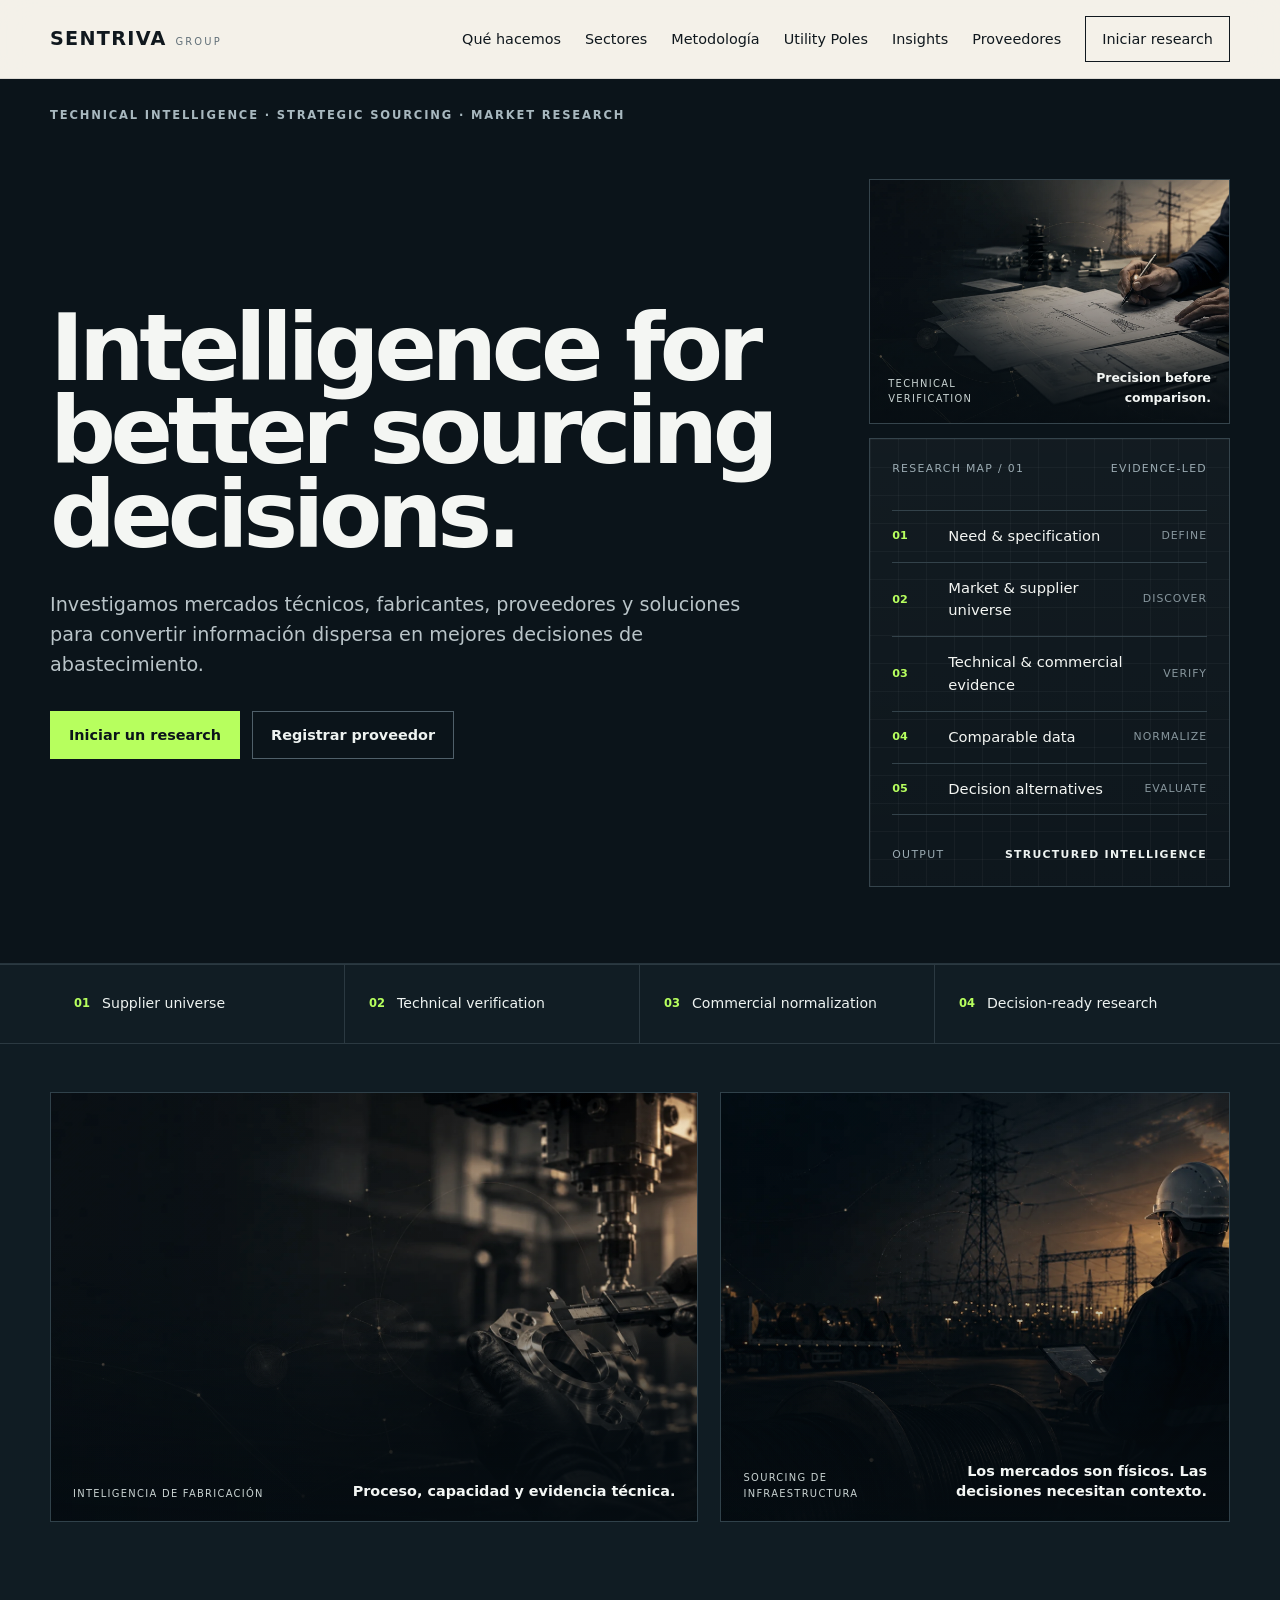
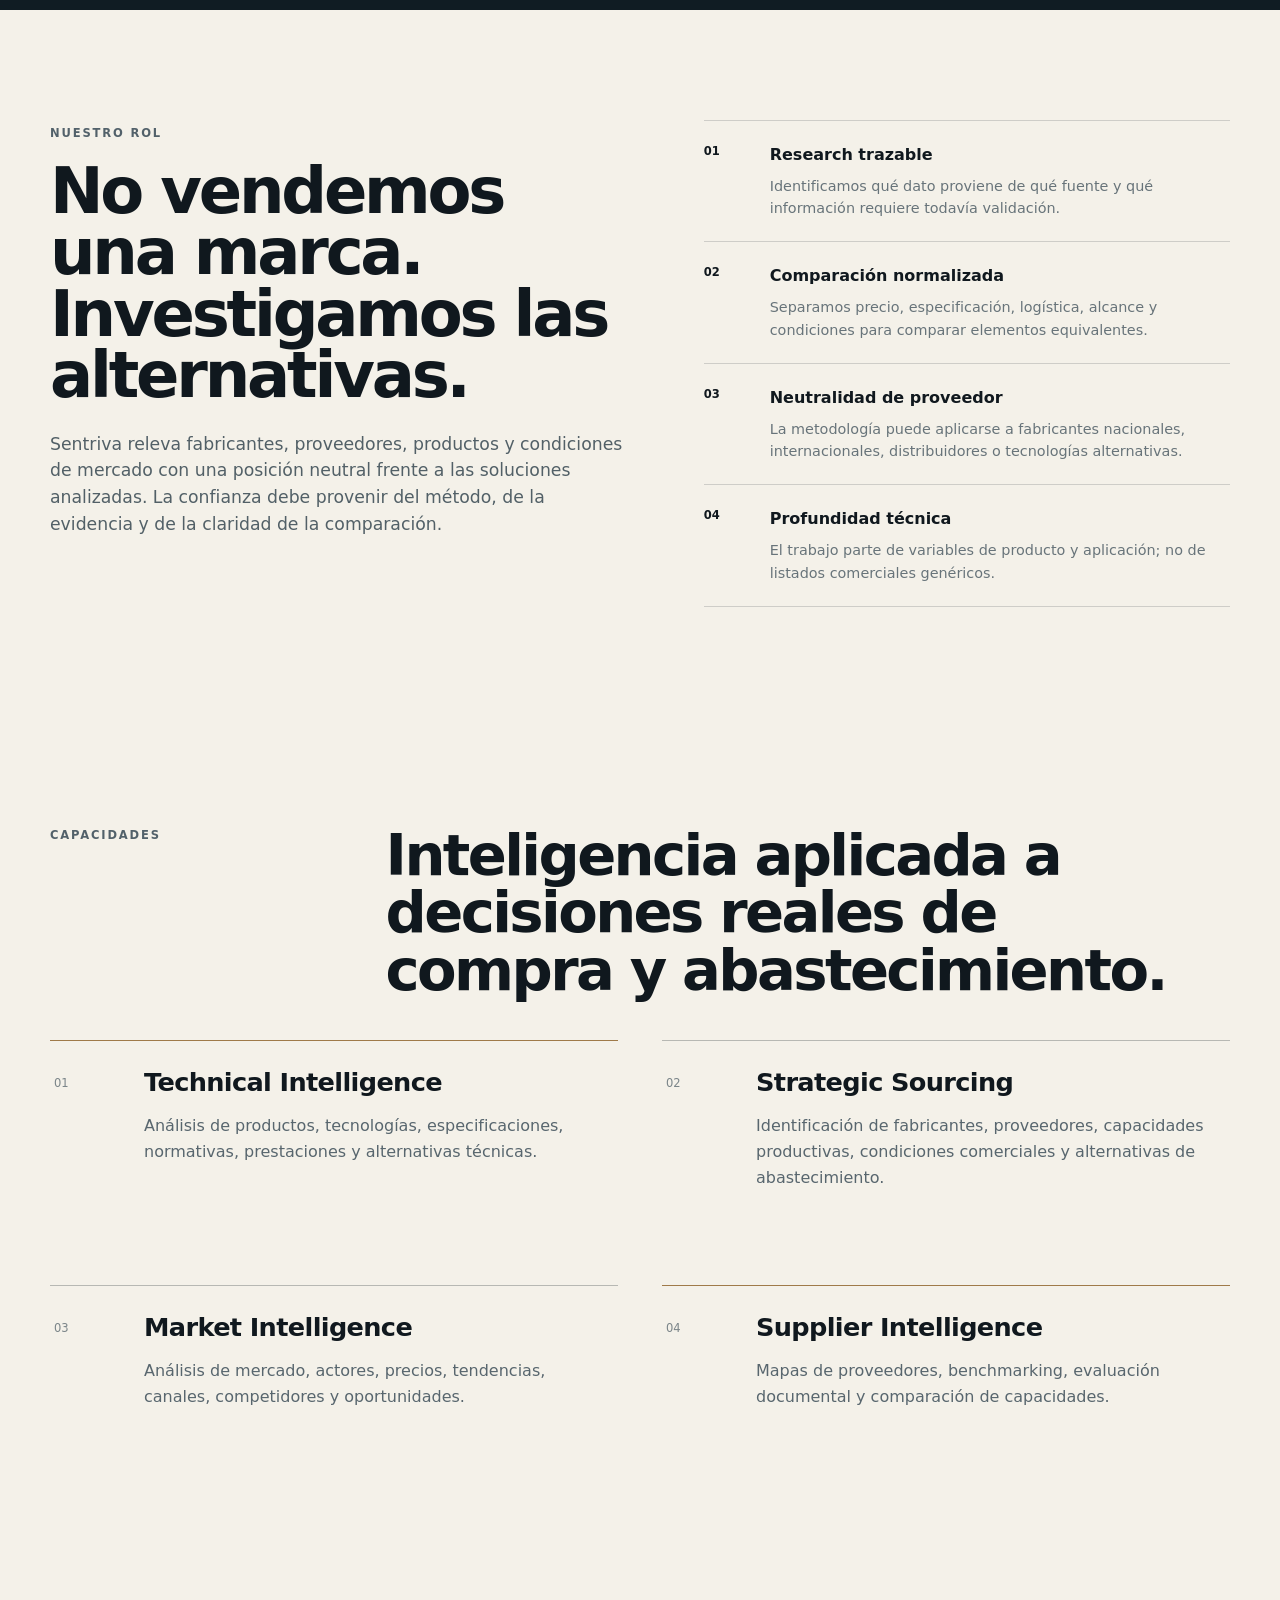
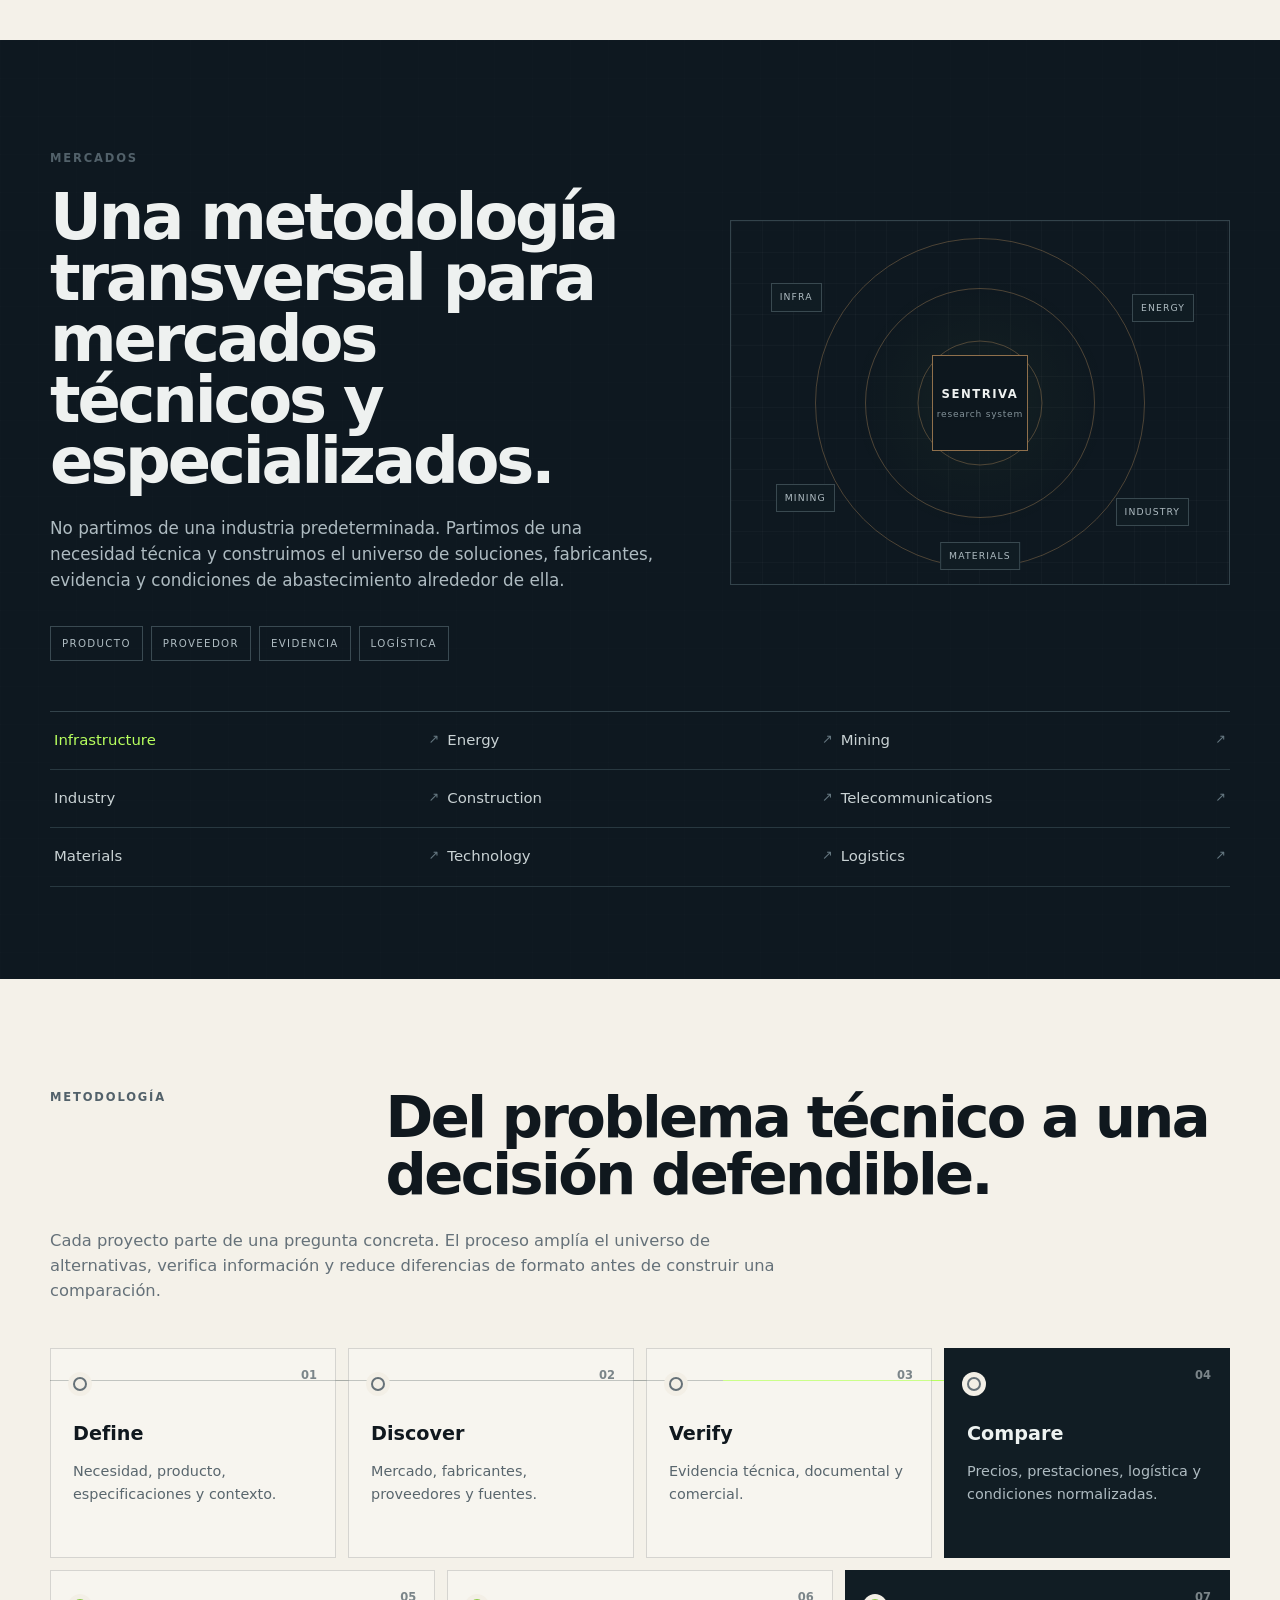
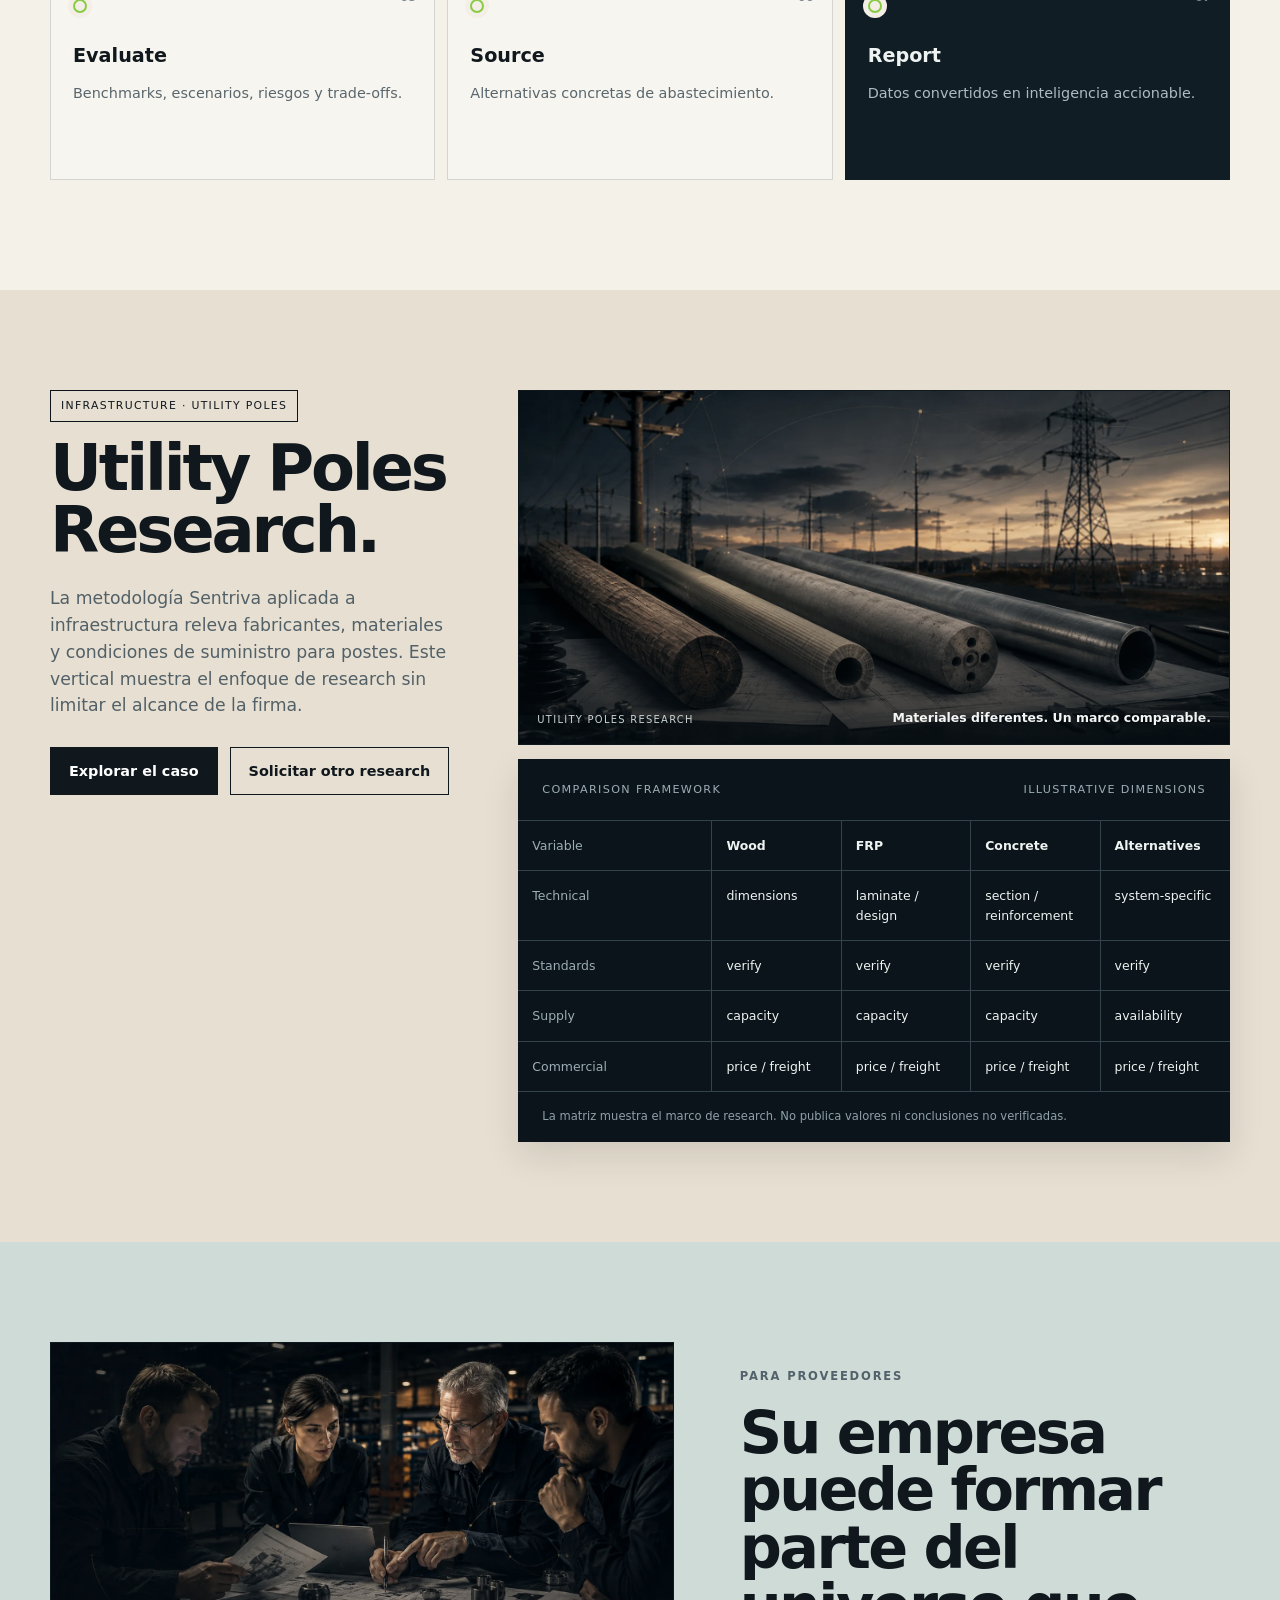
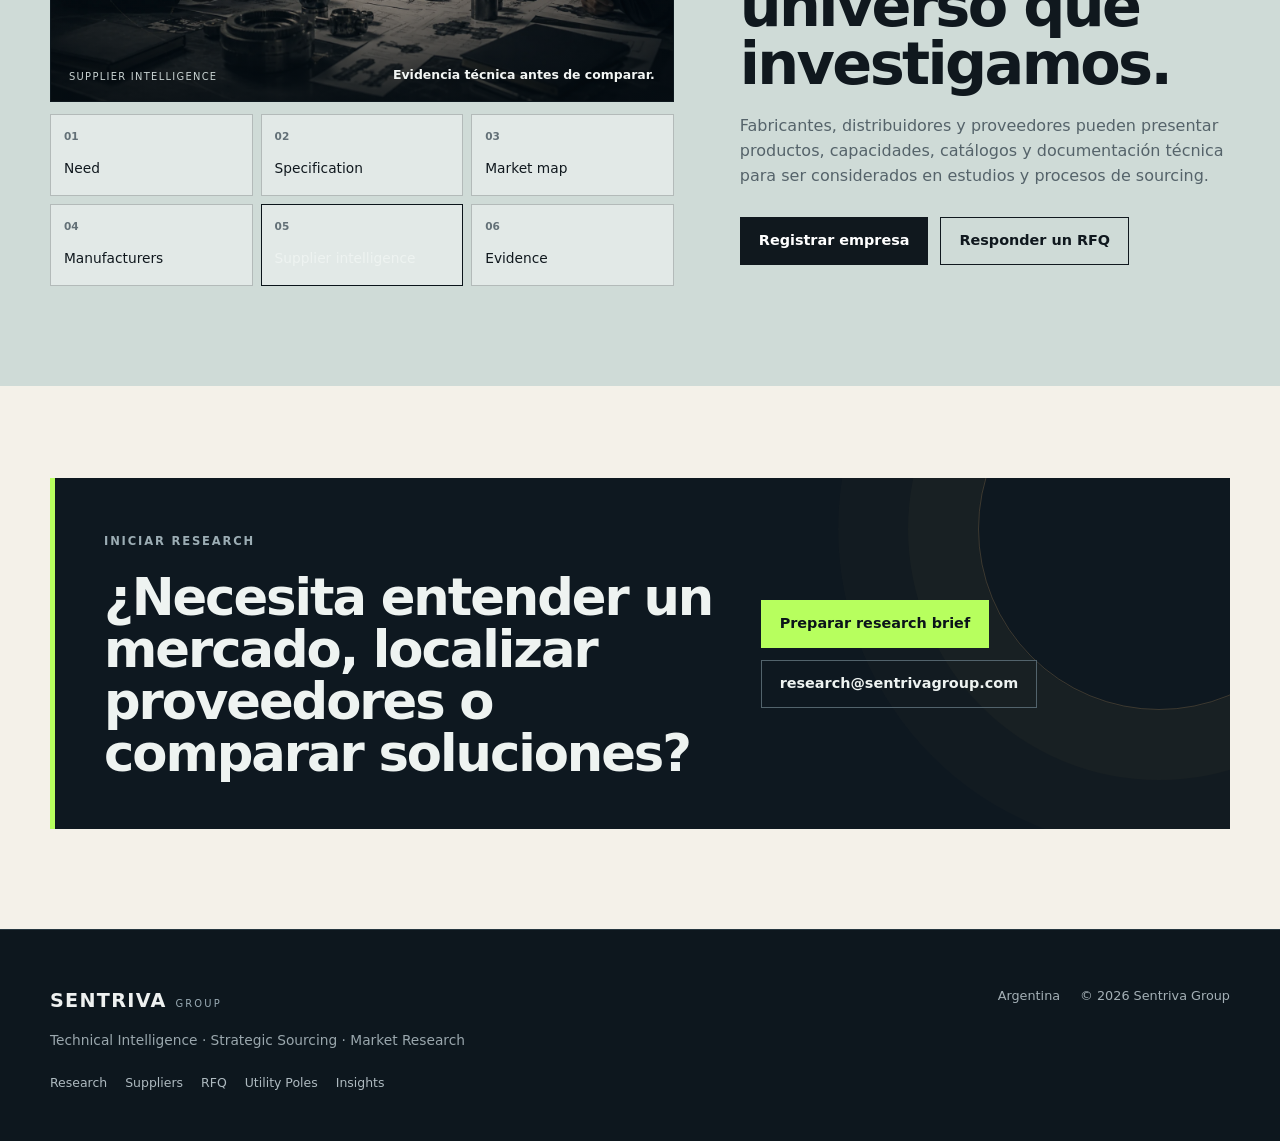
<file: index.html>
<!doctype html>
<html lang="es">
<head>
  <meta charset="utf-8" />
  <meta name="viewport" content="width=device-width,initial-scale=1" />
  <meta name="description" content="Sentriva Group — inteligencia técnica, strategic sourcing y market research para decisiones complejas de abastecimiento." />
  <meta name="theme-color" content="#0b141a" />
  <meta property="og:title" content="Sentriva Group — Technical Intelligence · Strategic Sourcing · Market Research" />
  <meta property="og:description" content="Transformamos mercados técnicos complejos en información estructurada para tomar mejores decisiones de abastecimiento." />
  <meta property="og:type" content="website" />
  <title>Sentriva Group — Technical Intelligence · Strategic Sourcing · Market Research</title>
  <link rel="stylesheet" href="styles-v051.css" />
  <link rel="stylesheet" href="golden-v101.css" />
  <link rel="stylesheet" href="visual-refinement-v1.css" />
</head>
<body>
  <a class="skip-link" href="#main">Ir al contenido</a>

  <header class="site-header" id="top">
    <div class="shell nav-wrap">
      <a class="brand" href="index.html" aria-label="Sentriva Group">
        <span class="brand-main">SENTRIVA</span>
        <span class="brand-group">GROUP</span>
      </a>
      <button class="nav-toggle" aria-label="Abrir navegación" aria-expanded="false"><span></span><span></span></button>
      <nav class="nav" aria-label="Principal">
        <a href="#what">Qué hacemos</a>
        <a href="#industries">Sectores</a>
        <a href="#method">Metodología</a>
        <a href="utility-poles.html">Utility Poles</a>
        <a href="insights.html">Insights</a>
        <a href="suppliers.html">Proveedores</a>
        <a class="nav-cta" href="research.html">Iniciar research</a>
      </nav>
    </div>
  </header>

  <main id="main">
    <section class="golden-hero">
      <div class="shell">
        <div class="hero-kicker">TECHNICAL INTELLIGENCE · STRATEGIC SOURCING · MARKET RESEARCH</div>
        <div class="hero-grid">
          <div>
            <h1>Intelligence for better sourcing decisions.</h1>
            <p class="hero-copy">Investigamos mercados técnicos, fabricantes, proveedores y soluciones para convertir información dispersa en mejores decisiones de abastecimiento.</p>
            <div class="hero-actions">
              <a class="button button-primary" href="research.html">Iniciar un research</a>
              <a class="button button-ghost" href="suppliers.html">Registrar proveedor</a>
            </div>
          </div>

          <div class="hero-visual-stack">
            <figure class="editorial-photo hero-photo">
              <img src="assets/images/sentriva-hero-technical-intelligence-v2.webp" alt="Trabajo de precisión sobre planos técnicos" loading="eager" fetchpriority="high" />
              <figcaption><span>Technical verification</span><b>Precision before comparison.</b></figcaption>
            </figure>
            <aside class="intelligence-canvas" aria-label="Proceso de inteligencia Sentriva">
              <div class="canvas-head"><span>Research map / 01</span><span>Evidence-led</span></div>
              <div class="canvas-flow">
                <div class="canvas-node"><b>01</b><span>Need & specification</span><em>define</em></div>
                <div class="canvas-node"><b>02</b><span>Market & supplier universe</span><em>discover</em></div>
                <div class="canvas-node"><b>03</b><span>Technical & commercial evidence</span><em>verify</em></div>
                <div class="canvas-node"><b>04</b><span>Comparable data</span><em>normalize</em></div>
                <div class="canvas-node"><b>05</b><span>Decision alternatives</span><em>evaluate</em></div>
              </div>
              <div class="canvas-foot"><span>Output</span><strong>Structured intelligence</strong></div>
            </aside>
          </div>
        </div>
      </div>
    </section>

    <section class="proof-strip golden-proof">
      <div class="shell proof-grid">
        <div><strong>01</strong><span>Supplier universe</span></div>
        <div><strong>02</strong><span>Technical verification</span></div>
        <div><strong>03</strong><span>Commercial normalization</span></div>
        <div><strong>04</strong><span>Decision-ready research</span></div>
      </div>
    </section>

    <section class="editorial-image-band" aria-label="Contexto industrial Sentriva">
      <div class="shell editorial-image-grid">
        <figure class="editorial-photo editorial-photo-large">
          <img src="assets/images/sentriva-manufacturing-intelligence-v2.webp" alt="Proceso industrial de corte de precisión sobre metal" loading="lazy" />
          <figcaption><span>Inteligencia de fabricación</span><b>Proceso, capacidad y evidencia técnica.</b></figcaption>
        </figure>
        <figure class="editorial-photo">
          <img src="assets/images/sentriva-infrastructure-sourcing-v2.webp" alt="Infraestructura industrial y equipos de gran escala" loading="lazy" />
          <figcaption><span>Sourcing de infraestructura</span><b>Los mercados son físicos. Las decisiones necesitan contexto.</b></figcaption>
        </figure>
      </div>
    </section>

    <section class="section shell">
      <div class="credibility-grid">
        <div class="credibility-copy">
          <span class="eyebrow">NUESTRO ROL</span>
          <h2>No vendemos una marca. Investigamos las alternativas.</h2>
          <p>Sentriva releva fabricantes, proveedores, productos y condiciones de mercado con una posición neutral frente a las soluciones analizadas. La confianza debe provenir del método, de la evidencia y de la claridad de la comparación.</p>
        </div>
        <div class="credibility-stack" aria-label="Principios de investigación">
          <article class="credibility-item"><b>01</b><div><h3>Research trazable</h3><p>Identificamos qué dato proviene de qué fuente y qué información requiere todavía validación.</p></div></article>
          <article class="credibility-item"><b>02</b><div><h3>Comparación normalizada</h3><p>Separamos precio, especificación, logística, alcance y condiciones para comparar elementos equivalentes.</p></div></article>
          <article class="credibility-item"><b>03</b><div><h3>Neutralidad de proveedor</h3><p>La metodología puede aplicarse a fabricantes nacionales, internacionales, distribuidores o tecnologías alternativas.</p></div></article>
          <article class="credibility-item"><b>04</b><div><h3>Profundidad técnica</h3><p>El trabajo parte de variables de producto y aplicación; no de listados comerciales genéricos.</p></div></article>
        </div>
      </div>
    </section>

    <section class="section shell capabilities-section" id="what">
      <div class="section-heading">
        <span class="eyebrow">CAPACIDADES</span>
        <h2>Inteligencia aplicada a decisiones reales de compra y abastecimiento.</h2>
      </div>
      <div class="capability-grid">
        <article class="card"><span class="card-num">01</span><h3>Technical Intelligence</h3><p>Análisis de productos, tecnologías, especificaciones, normativas, prestaciones y alternativas técnicas.</p></article>
        <article class="card"><span class="card-num">02</span><h3>Strategic Sourcing</h3><p>Identificación de fabricantes, proveedores, capacidades productivas, condiciones comerciales y alternativas de abastecimiento.</p></article>
        <article class="card"><span class="card-num">03</span><h3>Market Intelligence</h3><p>Análisis de mercado, actores, precios, tendencias, canales, competidores y oportunidades.</p></article>
        <article class="card"><span class="card-num">04</span><h3>Supplier Intelligence</h3><p>Mapas de proveedores, benchmarking, evaluación documental y comparación de capacidades.</p></article>
      </div>
    </section>

    <section class="section section-dark markets-section" id="industries">
      <div class="shell markets-layout">
        <div class="markets-copy">
          <span class="eyebrow">MERCADOS</span>
          <h2>Una metodología transversal para mercados técnicos y especializados.</h2>
          <p>No partimos de una industria predeterminada. Partimos de una necesidad técnica y construimos el universo de soluciones, fabricantes, evidencia y condiciones de abastecimiento alrededor de ella.</p>
          <div class="market-signals" aria-label="Variables de análisis de mercado">
            <span>PRODUCTO</span><span>PROVEEDOR</span><span>EVIDENCIA</span><span>LOGÍSTICA</span>
          </div>
        </div>
        <div class="market-map" aria-hidden="true">
          <div class="market-ring ring-a"></div><div class="market-ring ring-b"></div><div class="market-ring ring-c"></div>
          <span class="market-node node-a">INFRA</span><span class="market-node node-b">ENERGY</span><span class="market-node node-c">MINING</span><span class="market-node node-d">INDUSTRY</span><span class="market-node node-e">MATERIALS</span>
          <div class="market-core"><b>SENTRIVA</b><small>research system</small></div>
        </div>
        <div class="industry-list">
          <span>Infrastructure</span><span>Energy</span><span>Mining</span><span>Industry</span><span>Construction</span><span>Telecommunications</span><span>Materials</span><span>Technology</span><span>Logistics</span>
        </div>
      </div>
    </section>

    <section class="section shell methodology-section" id="method">
      <div class="section-heading">
        <span class="eyebrow">METODOLOGÍA</span>
        <h2>Del problema técnico a una decisión defendible.</h2>
      </div>
      <p class="method-intro">Cada proyecto parte de una pregunta concreta. El proceso amplía el universo de alternativas, verifica información y reduce diferencias de formato antes de construir una comparación.</p>
      <div class="method-grid">
        <article><b>01</b><h3>Define</h3><p>Necesidad, producto, especificaciones y contexto.</p></article>
        <article><b>02</b><h3>Discover</h3><p>Mercado, fabricantes, proveedores y fuentes.</p></article>
        <article><b>03</b><h3>Verify</h3><p>Evidencia técnica, documental y comercial.</p></article>
        <article><b>04</b><h3>Compare</h3><p>Precios, prestaciones, logística y condiciones normalizadas.</p></article>
        <article><b>05</b><h3>Evaluate</h3><p>Benchmarks, escenarios, riesgos y trade-offs.</p></article>
        <article><b>06</b><h3>Source</h3><p>Alternativas concretas de abastecimiento.</p></article>
        <article><b>07</b><h3>Report</h3><p>Datos convertidos en inteligencia accionable.</p></article>
      </div>
    </section>

    <section class="section case-section">
      <div class="shell case-layout">
        <div class="case-copy">
          <span class="case-tag">INFRASTRUCTURE · UTILITY POLES</span>
          <h2>Utility Poles Research.</h2>
          <p>La metodología Sentriva aplicada a infraestructura releva fabricantes, materiales y condiciones de suministro para postes. Este vertical muestra el enfoque de research sin limitar el alcance de la firma.</p>
          <div class="case-actions">
            <a class="button button-primary" href="utility-poles.html">Explorar el caso</a>
            <a class="button button-ghost" href="research.html">Solicitar otro research</a>
          </div>
        </div>
        <div class="case-visual-stack">
          <figure class="editorial-photo case-photo">
            <img src="assets/images/sentriva-utility-poles-research-v1.webp" alt="Comparación técnica de postes de madera, PRFV, hormigón y acero" loading="lazy" />
            <figcaption><span>UTILITY POLES RESEARCH</span><b>Materiales diferentes. Un marco comparable.</b></figcaption>
          </figure>
          <div class="case-matrix" aria-label="Matriz de comparación de postes">
          <div class="matrix-head"><span>Comparison framework</span><span>Illustrative dimensions</span></div>
          <div class="matrix-row"><span class="label">Variable</span><span class="material">Wood</span><span class="material">FRP</span><span class="material">Concrete</span><span class="material">Alternatives</span></div>
          <div class="matrix-row"><span class="label">Technical</span><span>dimensions</span><span>laminate / design</span><span>section / reinforcement</span><span>system-specific</span></div>
          <div class="matrix-row"><span class="label">Standards</span><span>verify</span><span>verify</span><span>verify</span><span>verify</span></div>
          <div class="matrix-row"><span class="label">Supply</span><span>capacity</span><span>capacity</span><span>capacity</span><span>availability</span></div>
          <div class="matrix-row"><span class="label">Commercial</span><span>price / freight</span><span>price / freight</span><span>price / freight</span><span>price / freight</span></div>
          <div class="matrix-note">La matriz muestra el marco de research. No publica valores ni conclusiones no verificadas.</div>
          </div>
        </div>
      </div>
    </section>

    <section class="section network-callout">
      <div class="shell network-inner">
        <div class="network-visual-stack">
          <figure class="editorial-photo supplier-photo">
            <img src="assets/images/sentriva-supplier-intelligence-v1.webp" alt="Equipo técnico evaluando componentes y documentación de proveedores" loading="lazy" />
            <figcaption><span>SUPPLIER INTELLIGENCE</span><b>Evidencia técnica antes de comparar.</b></figcaption>
          </figure>
          <div class="network-diagram" aria-label="Red de inteligencia de proveedores">
            <div><b>01</b><span>Need</span></div><div><b>02</b><span>Specification</span></div><div><b>03</b><span>Market map</span></div>
            <div><b>04</b><span>Manufacturers</span></div><div class="focus"><b>05</b><span>Supplier intelligence</span></div><div><b>06</b><span>Evidence</span></div>
          </div>
        </div>
        <div class="network-copy">
          <span class="eyebrow">PARA PROVEEDORES</span>
          <h2>Su empresa puede formar parte del universo que investigamos.</h2>
          <p>Fabricantes, distribuidores y proveedores pueden presentar productos, capacidades, catálogos y documentación técnica para ser considerados en estudios y procesos de sourcing.</p>
          <div class="case-actions"><a class="button button-primary" href="suppliers.html">Registrar empresa</a><a class="button button-ghost" href="rfq.html">Responder un RFQ</a></div>
        </div>
      </div>
    </section>

    <section class="section shell contact-section" id="contact">
      <div class="contact-card">
        <div><span class="eyebrow">INICIAR RESEARCH</span><h2>¿Necesita entender un mercado, localizar proveedores o comparar soluciones?</h2></div>
        <div class="hero-actions"><a class="button button-primary" href="research.html">Preparar research brief</a><a class="button button-ghost" href="mailto:research@sentrivagroup.com">research@sentrivagroup.com</a></div>
      </div>
    </section>
  </main>

  <footer class="site-footer">
    <div class="shell footer-grid">
      <div>
        <div class="brand brand-footer"><span class="brand-main">SENTRIVA</span><span class="brand-group">GROUP</span></div>
        <p>Technical Intelligence · Strategic Sourcing · Market Research</p>
        <div class="footer-links"><a href="research.html">Research</a><a href="suppliers.html">Suppliers</a><a href="rfq.html">RFQ</a><a href="utility-poles.html">Utility Poles</a><a href="insights.html">Insights</a></div>
      </div>
      <div class="footer-meta"><span>Argentina</span><span>© <span id="year"></span> Sentriva Group</span></div>
    </div>
  </footer>
  <script src="script-v051.js"></script>
</body>
</html>
</file>
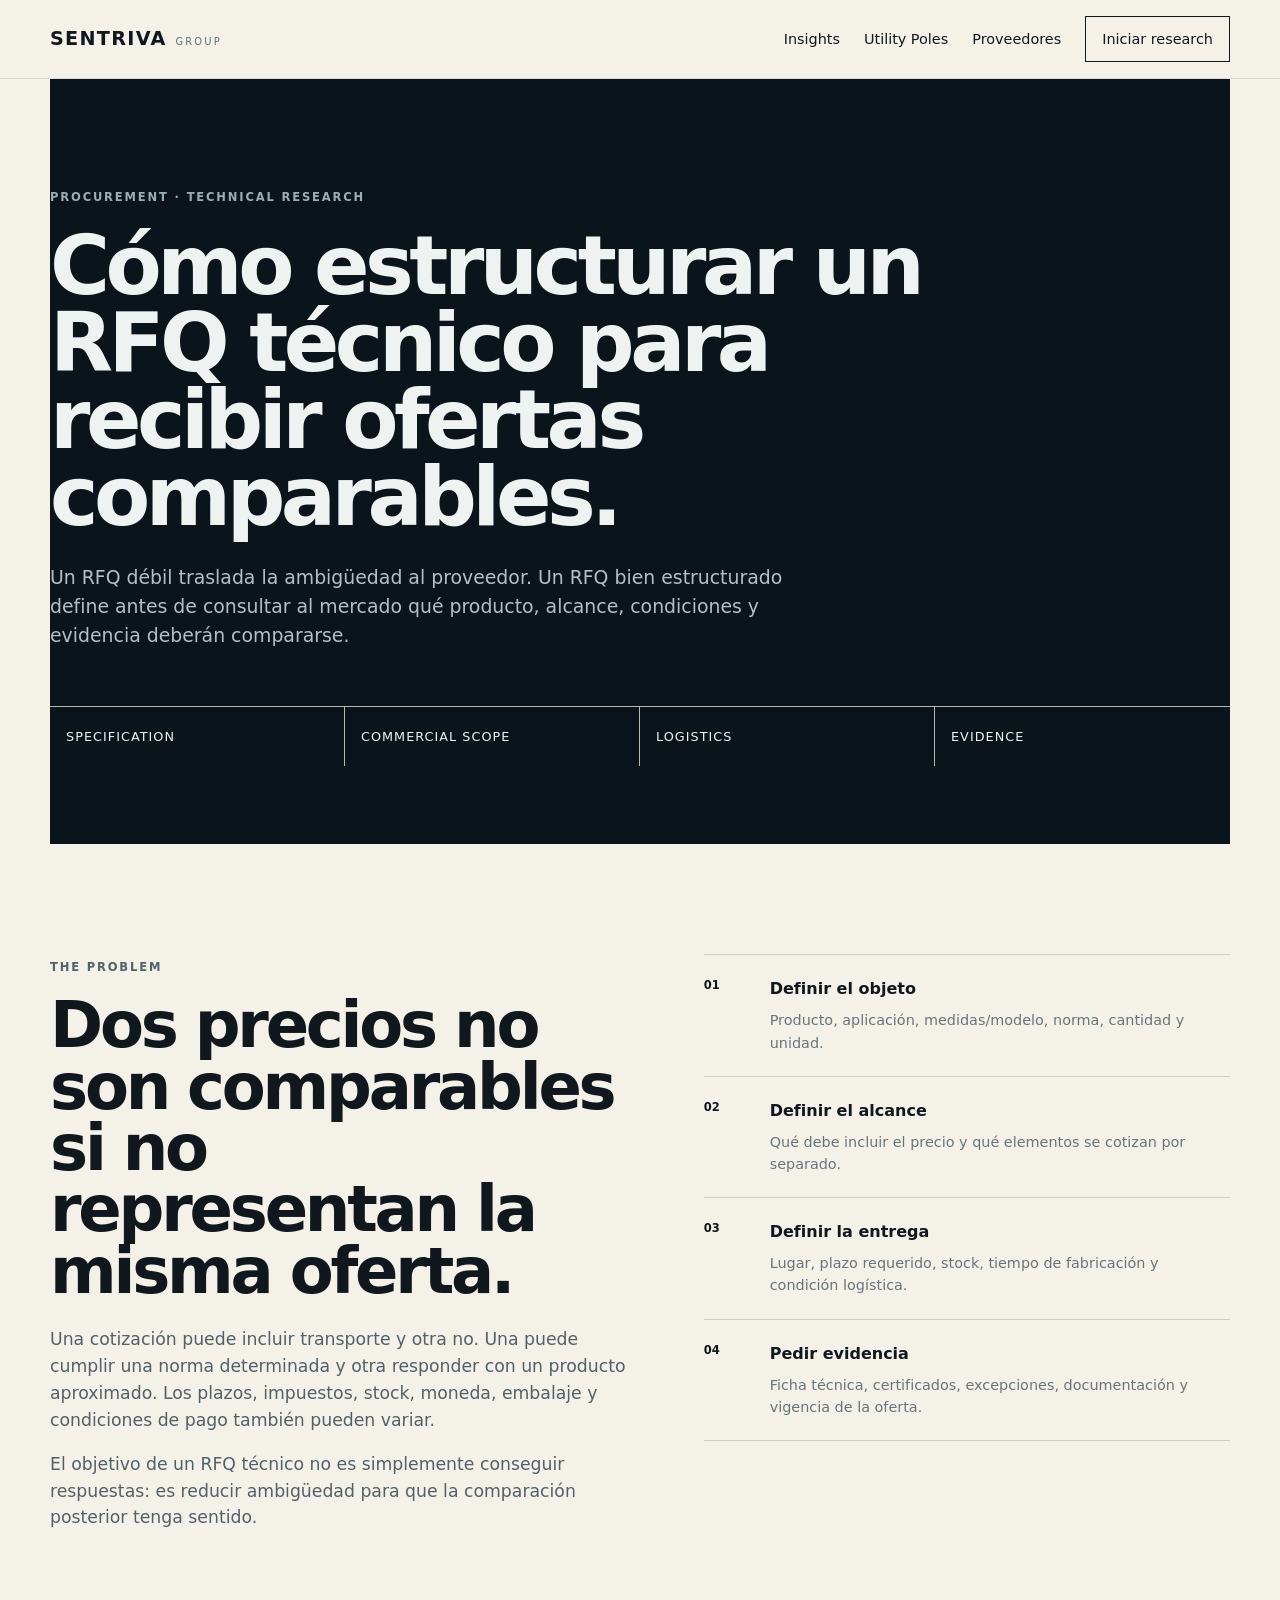
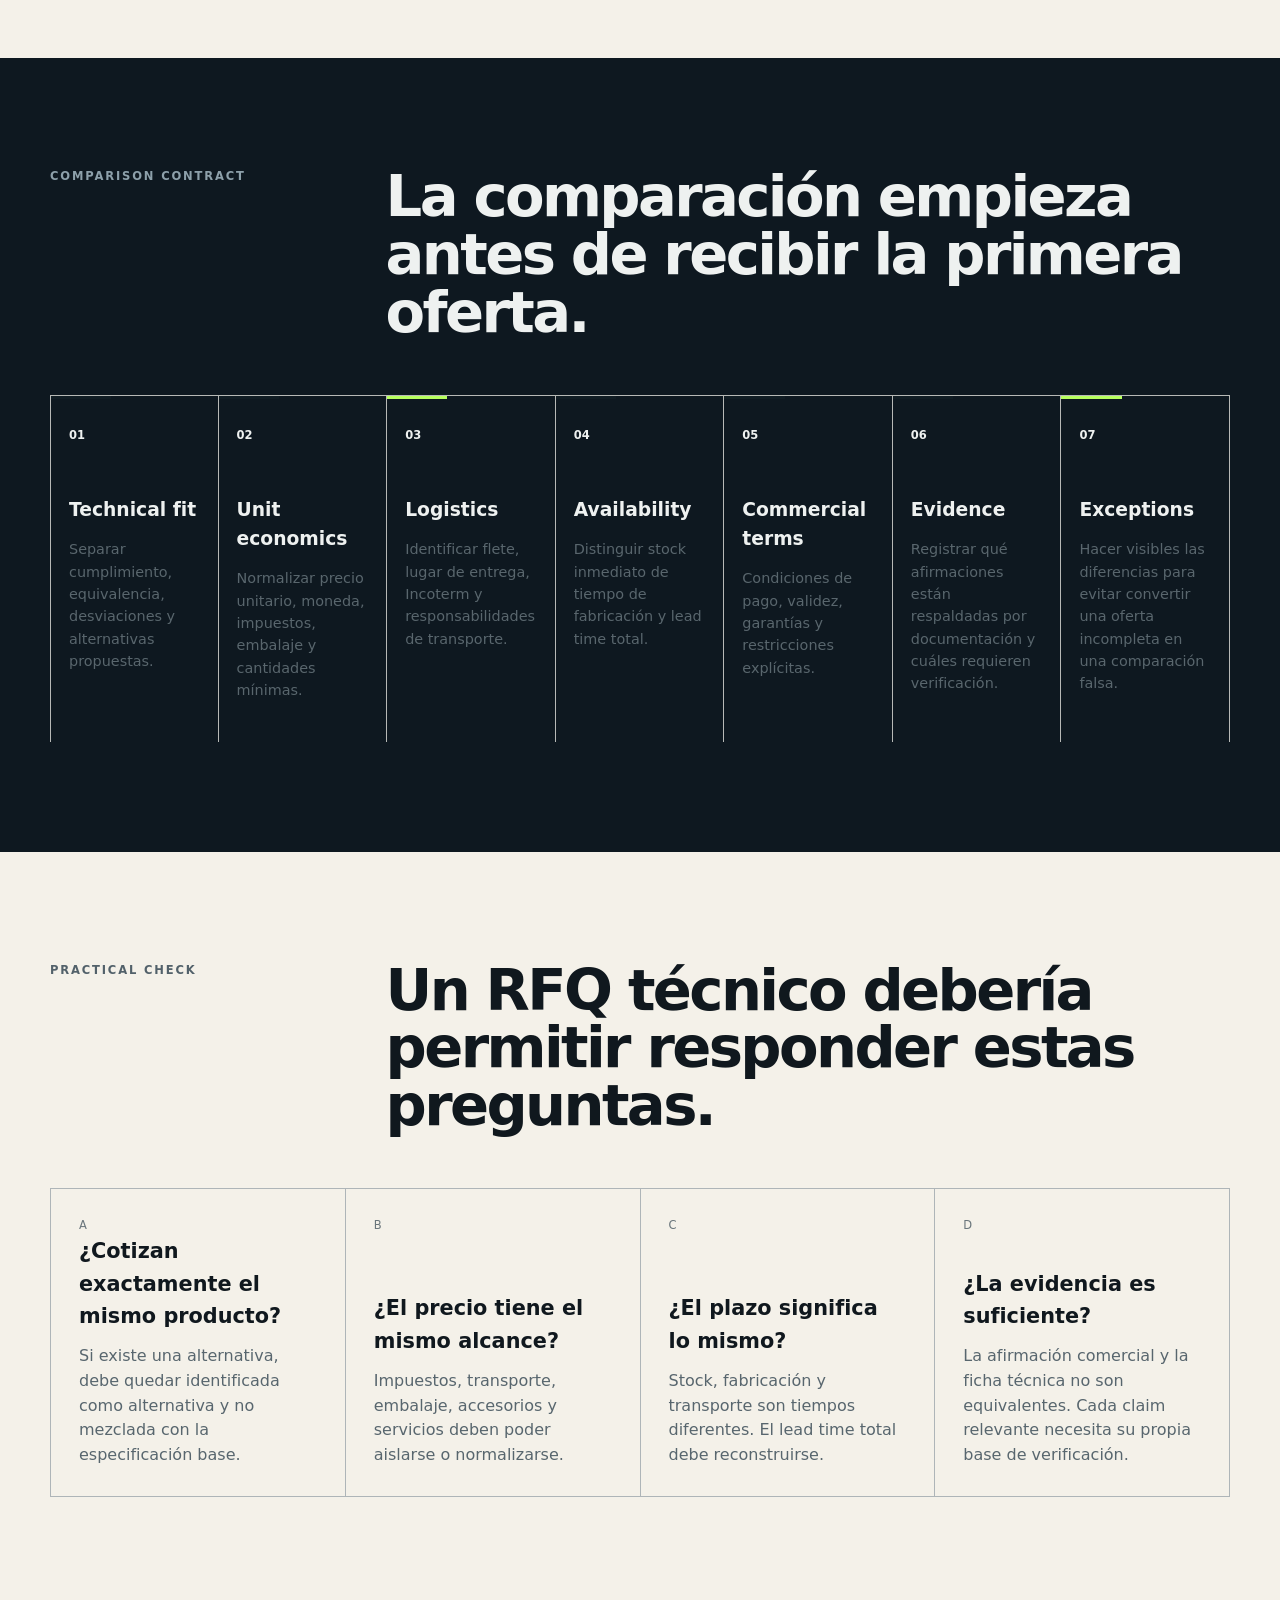
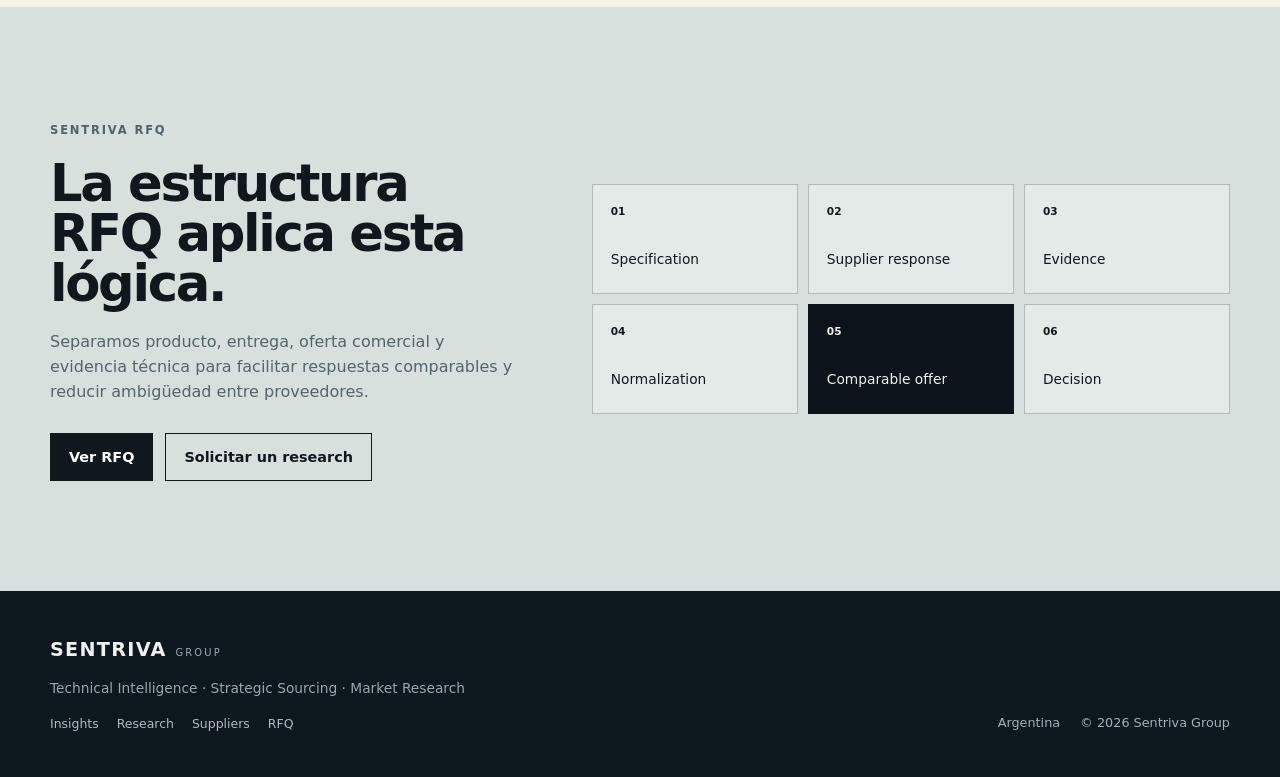
<file: insight-rfq-tecnico.html>
<!doctype html>
<html lang="es">
<head>
  <meta charset="utf-8" />
  <meta name="viewport" content="width=device-width,initial-scale=1" />
  <meta name="description" content="Cómo estructurar un RFQ técnico para recibir ofertas comparables: producto, especificación, alcance, logística, impuestos, plazos y evidencia." />
  <meta name="theme-color" content="#0b141a" />
  <meta property="og:title" content="Cómo estructurar un RFQ técnico — Sentriva Group" />
  <meta property="og:description" content="Un RFQ útil no pide sólo precio: define qué debe ser comparable antes de consultar al mercado." />
  <meta property="og:type" content="article" />
  <title>Cómo estructurar un RFQ técnico — Sentriva Group</title>
  <link rel="stylesheet" href="styles-v050.css" />
  <link rel="stylesheet" href="golden-v1.css" />
</head>
<body>
  <a class="skip-link" href="#main">Ir al contenido</a>
  <header class="site-header"><div class="shell nav-wrap"><a class="brand" href="index.html" aria-label="Sentriva Group"><span class="brand-main">SENTRIVA</span><span class="brand-group">GROUP</span></a><button class="nav-toggle" aria-label="Abrir navegación" aria-expanded="false"><span></span><span></span></button><nav class="nav" aria-label="Principal"><a href="insights.html">Insights</a><a href="utility-poles.html">Utility Poles</a><a href="suppliers.html">Proveedores</a><a class="nav-cta" href="research.html">Iniciar research</a></nav></div></header>

  <main id="main">
    <section class="page-hero page-hero-premium shell">
      <span class="eyebrow">PROCUREMENT · TECHNICAL RESEARCH</span>
      <h1>Cómo estructurar un RFQ técnico para recibir ofertas comparables.</h1>
      <p>Un RFQ débil traslada la ambigüedad al proveedor. Un RFQ bien estructurado define antes de consultar al mercado qué producto, alcance, condiciones y evidencia deberán compararse.</p>
      <div class="page-proof"><span>Specification</span><span>Commercial scope</span><span>Logistics</span><span>Evidence</span></div>
    </section>

    <section class="section shell">
      <div class="credibility-grid">
        <article class="credibility-copy">
          <span class="eyebrow">THE PROBLEM</span>
          <h2>Dos precios no son comparables si no representan la misma oferta.</h2>
          <p>Una cotización puede incluir transporte y otra no. Una puede cumplir una norma determinada y otra responder con un producto aproximado. Los plazos, impuestos, stock, moneda, embalaje y condiciones de pago también pueden variar.</p>
          <p>El objetivo de un RFQ técnico no es simplemente conseguir respuestas: es reducir ambigüedad para que la comparación posterior tenga sentido.</p>
        </article>
        <div class="credibility-stack">
          <article class="credibility-item"><b>01</b><div><h3>Definir el objeto</h3><p>Producto, aplicación, medidas/modelo, norma, cantidad y unidad.</p></div></article>
          <article class="credibility-item"><b>02</b><div><h3>Definir el alcance</h3><p>Qué debe incluir el precio y qué elementos se cotizan por separado.</p></div></article>
          <article class="credibility-item"><b>03</b><div><h3>Definir la entrega</h3><p>Lugar, plazo requerido, stock, tiempo de fabricación y condición logística.</p></div></article>
          <article class="credibility-item"><b>04</b><div><h3>Pedir evidencia</h3><p>Ficha técnica, certificados, excepciones, documentación y vigencia de la oferta.</p></div></article>
        </div>
      </div>
    </section>

    <section class="section section-dark">
      <div class="shell">
        <div class="section-heading section-heading-light"><span class="eyebrow">COMPARISON CONTRACT</span><h2>La comparación empieza antes de recibir la primera oferta.</h2></div>
        <div class="method-grid">
          <article><b>01</b><h3>Technical fit</h3><p>Separar cumplimiento, equivalencia, desviaciones y alternativas propuestas.</p></article>
          <article><b>02</b><h3>Unit economics</h3><p>Normalizar precio unitario, moneda, impuestos, embalaje y cantidades mínimas.</p></article>
          <article><b>03</b><h3>Logistics</h3><p>Identificar flete, lugar de entrega, Incoterm y responsabilidades de transporte.</p></article>
          <article><b>04</b><h3>Availability</h3><p>Distinguir stock inmediato de tiempo de fabricación y lead time total.</p></article>
          <article><b>05</b><h3>Commercial terms</h3><p>Condiciones de pago, validez, garantías y restricciones explícitas.</p></article>
          <article><b>06</b><h3>Evidence</h3><p>Registrar qué afirmaciones están respaldadas por documentación y cuáles requieren verificación.</p></article>
          <article><b>07</b><h3>Exceptions</h3><p>Hacer visibles las diferencias para evitar convertir una oferta incompleta en una comparación falsa.</p></article>
        </div>
      </div>
    </section>

    <section class="section shell">
      <div class="section-heading"><span class="eyebrow">PRACTICAL CHECK</span><h2>Un RFQ técnico debería permitir responder estas preguntas.</h2></div>
      <div class="capability-grid">
        <article class="card"><span class="card-num">A</span><h3>¿Cotizan exactamente el mismo producto?</h3><p>Si existe una alternativa, debe quedar identificada como alternativa y no mezclada con la especificación base.</p></article>
        <article class="card"><span class="card-num">B</span><h3>¿El precio tiene el mismo alcance?</h3><p>Impuestos, transporte, embalaje, accesorios y servicios deben poder aislarse o normalizarse.</p></article>
        <article class="card"><span class="card-num">C</span><h3>¿El plazo significa lo mismo?</h3><p>Stock, fabricación y transporte son tiempos diferentes. El lead time total debe reconstruirse.</p></article>
        <article class="card"><span class="card-num">D</span><h3>¿La evidencia es suficiente?</h3><p>La afirmación comercial y la ficha técnica no son equivalentes. Cada claim relevante necesita su propia base de verificación.</p></article>
      </div>
    </section>

    <section class="section network-callout"><div class="shell network-inner"><div class="network-copy"><span class="eyebrow">SENTRIVA RFQ</span><h2>La estructura RFQ aplica esta lógica.</h2><p>Separamos producto, entrega, oferta comercial y evidencia técnica para facilitar respuestas comparables y reducir ambigüedad entre proveedores.</p><div class="case-actions"><a class="button button-primary" href="rfq.html">Ver RFQ</a><a class="button button-ghost" href="research.html">Solicitar un research</a></div></div><div class="network-diagram"><div><b>01</b><span>Specification</span></div><div><b>02</b><span>Supplier response</span></div><div><b>03</b><span>Evidence</span></div><div><b>04</b><span>Normalization</span></div><div class="focus"><b>05</b><span>Comparable offer</span></div><div><b>06</b><span>Decision</span></div></div></div></section>
  </main>

  <footer class="site-footer"><div class="shell footer-grid"><div><div class="brand brand-footer"><span class="brand-main">SENTRIVA</span><span class="brand-group">GROUP</span></div><p>Technical Intelligence · Strategic Sourcing · Market Research</p><div class="footer-links"><a href="insights.html">Insights</a><a href="research.html">Research</a><a href="suppliers.html">Suppliers</a><a href="rfq.html">RFQ</a></div></div><div class="footer-meta"><span>Argentina</span><span>© <span id="year"></span> Sentriva Group</span></div></div></footer>
  <script src="script-v050.js"></script>
</body>
</html>
</file>
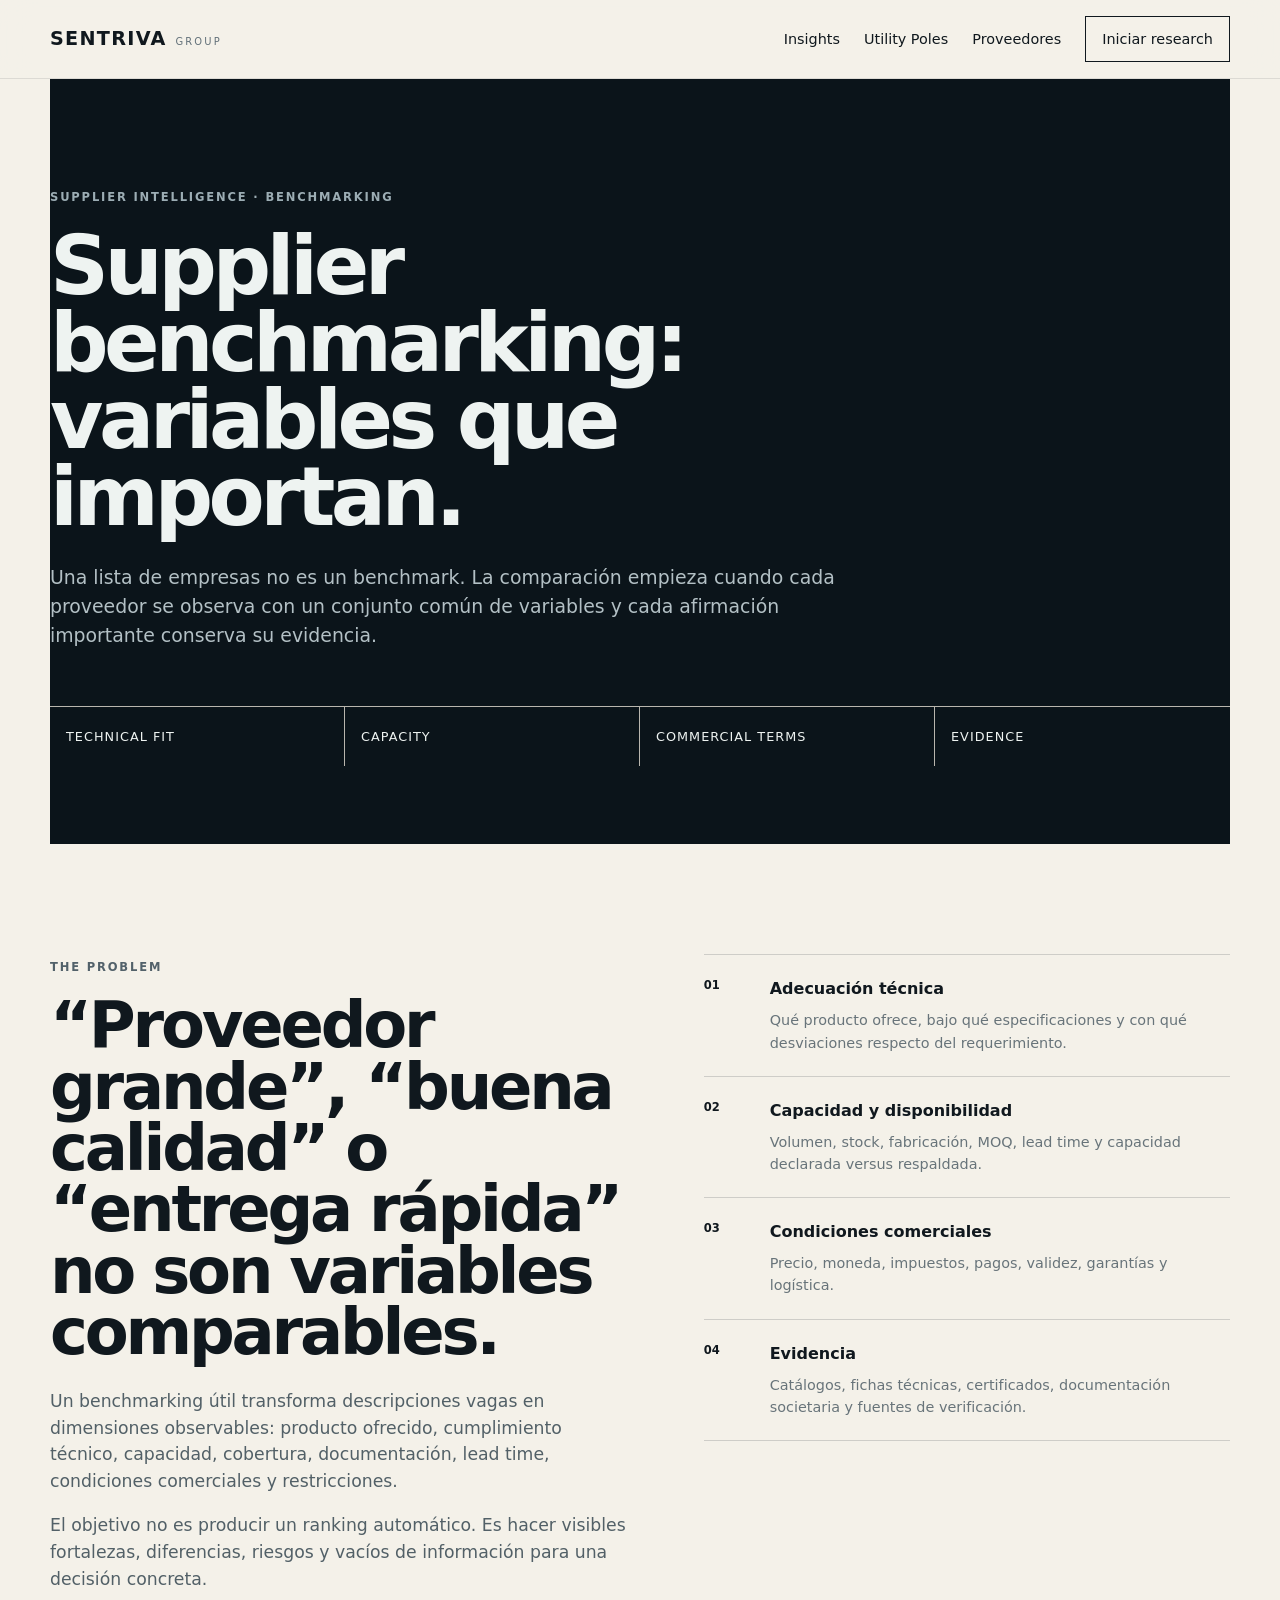
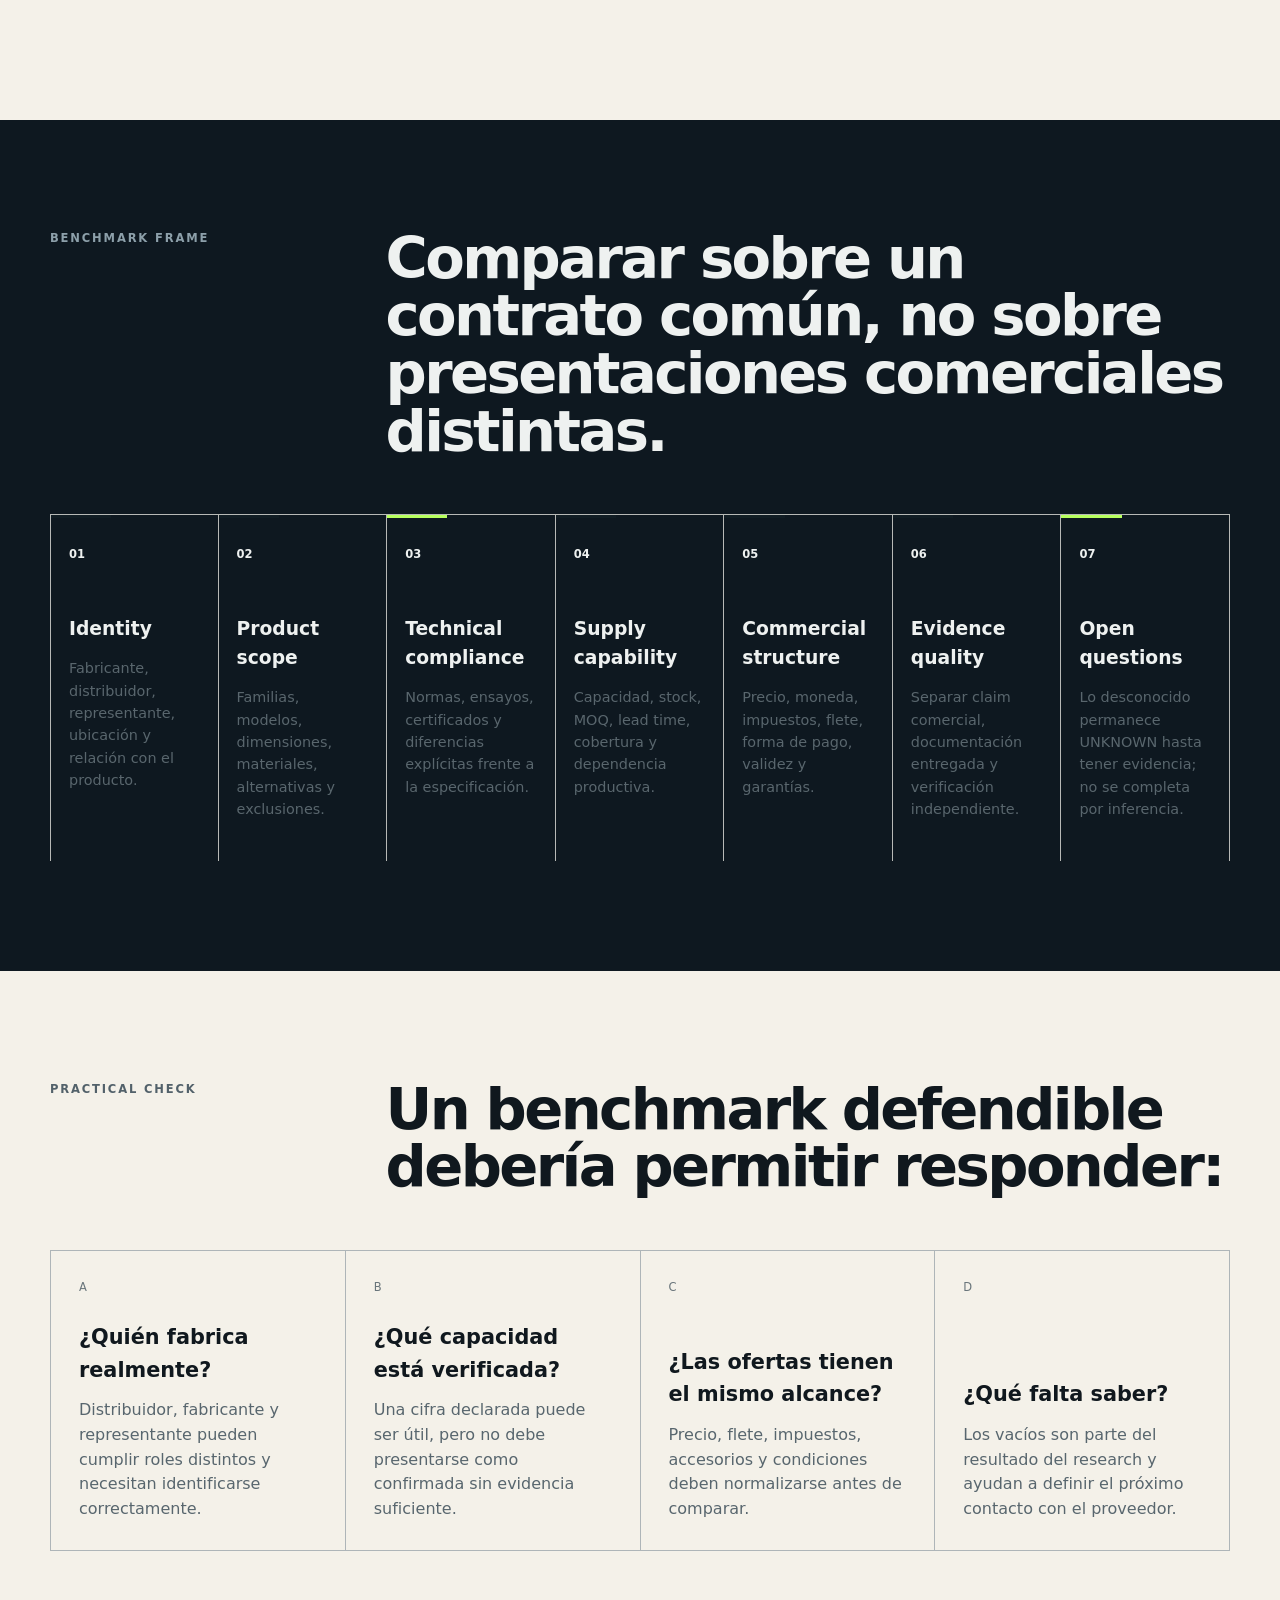
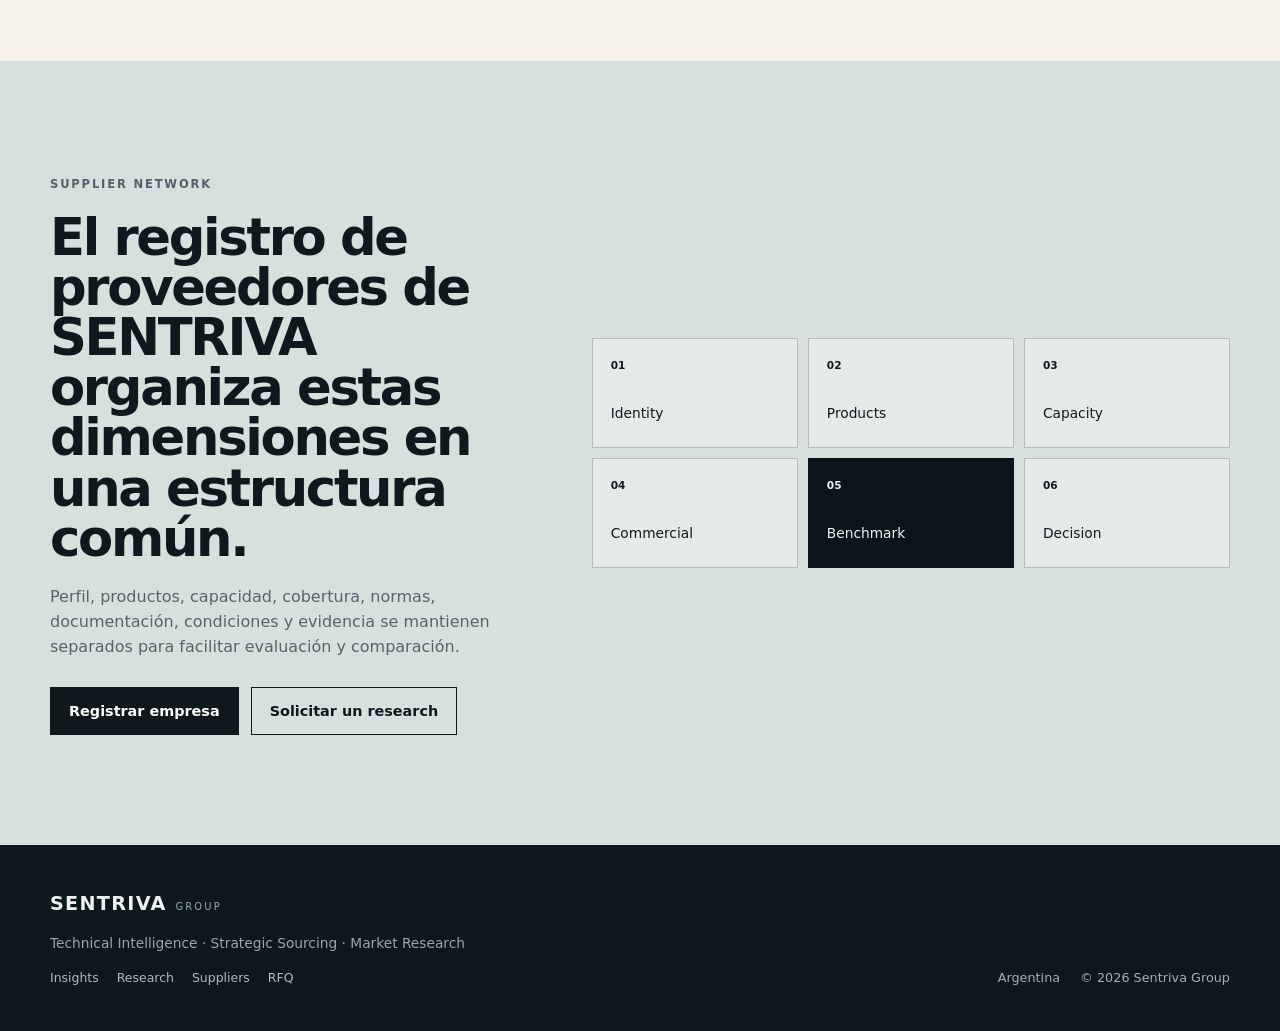
<file: insight-supplier-benchmarking.html>
<!doctype html>
<html lang="es">
<head>
  <meta charset="utf-8" />
  <meta name="viewport" content="width=device-width,initial-scale=1" />
  <meta name="description" content="Supplier benchmarking: cómo comparar capacidad, evidencia, cobertura, lead time, condiciones comerciales y adecuación técnica sin reducir la evaluación a un ranking superficial." />
  <meta name="theme-color" content="#0b141a" />
  <meta property="og:title" content="Supplier benchmarking: variables que importan — Sentriva Group" />
  <meta property="og:description" content="Un proveedor no se evalúa sólo por precio o tamaño: la comparación necesita variables técnicas, operativas, comerciales y documentales." />
  <meta property="og:type" content="article" />
  <title>Supplier benchmarking: variables que importan — Sentriva Group</title>
  <link rel="stylesheet" href="styles-v050.css" />
  <link rel="stylesheet" href="golden-v1.css" />
</head>
<body>
  <a class="skip-link" href="#main">Ir al contenido</a>
  <header class="site-header"><div class="shell nav-wrap"><a class="brand" href="index.html" aria-label="Sentriva Group"><span class="brand-main">SENTRIVA</span><span class="brand-group">GROUP</span></a><button class="nav-toggle" aria-label="Abrir navegación" aria-expanded="false"><span></span><span></span></button><nav class="nav" aria-label="Principal"><a href="insights.html">Insights</a><a href="utility-poles.html">Utility Poles</a><a href="suppliers.html">Proveedores</a><a class="nav-cta" href="research.html">Iniciar research</a></nav></div></header>
  <main id="main">
    <section class="page-hero page-hero-premium shell">
      <span class="eyebrow">SUPPLIER INTELLIGENCE · BENCHMARKING</span>
      <h1>Supplier benchmarking: variables que importan.</h1>
      <p>Una lista de empresas no es un benchmark. La comparación empieza cuando cada proveedor se observa con un conjunto común de variables y cada afirmación importante conserva su evidencia.</p>
      <div class="page-proof"><span>Technical fit</span><span>Capacity</span><span>Commercial terms</span><span>Evidence</span></div>
    </section>

    <section class="section shell">
      <div class="credibility-grid">
        <article class="credibility-copy">
          <span class="eyebrow">THE PROBLEM</span>
          <h2>“Proveedor grande”, “buena calidad” o “entrega rápida” no son variables comparables.</h2>
          <p>Un benchmarking útil transforma descripciones vagas en dimensiones observables: producto ofrecido, cumplimiento técnico, capacidad, cobertura, documentación, lead time, condiciones comerciales y restricciones.</p>
          <p>El objetivo no es producir un ranking automático. Es hacer visibles fortalezas, diferencias, riesgos y vacíos de información para una decisión concreta.</p>
        </article>
        <div class="credibility-stack">
          <article class="credibility-item"><b>01</b><div><h3>Adecuación técnica</h3><p>Qué producto ofrece, bajo qué especificaciones y con qué desviaciones respecto del requerimiento.</p></div></article>
          <article class="credibility-item"><b>02</b><div><h3>Capacidad y disponibilidad</h3><p>Volumen, stock, fabricación, MOQ, lead time y capacidad declarada versus respaldada.</p></div></article>
          <article class="credibility-item"><b>03</b><div><h3>Condiciones comerciales</h3><p>Precio, moneda, impuestos, pagos, validez, garantías y logística.</p></div></article>
          <article class="credibility-item"><b>04</b><div><h3>Evidencia</h3><p>Catálogos, fichas técnicas, certificados, documentación societaria y fuentes de verificación.</p></div></article>
        </div>
      </div>
    </section>

    <section class="section section-dark">
      <div class="shell">
        <div class="section-heading section-heading-light"><span class="eyebrow">BENCHMARK FRAME</span><h2>Comparar sobre un contrato común, no sobre presentaciones comerciales distintas.</h2></div>
        <div class="method-grid">
          <article><b>01</b><h3>Identity</h3><p>Fabricante, distribuidor, representante, ubicación y relación con el producto.</p></article>
          <article><b>02</b><h3>Product scope</h3><p>Familias, modelos, dimensiones, materiales, alternativas y exclusiones.</p></article>
          <article><b>03</b><h3>Technical compliance</h3><p>Normas, ensayos, certificados y diferencias explícitas frente a la especificación.</p></article>
          <article><b>04</b><h3>Supply capability</h3><p>Capacidad, stock, MOQ, lead time, cobertura y dependencia productiva.</p></article>
          <article><b>05</b><h3>Commercial structure</h3><p>Precio, moneda, impuestos, flete, forma de pago, validez y garantías.</p></article>
          <article><b>06</b><h3>Evidence quality</h3><p>Separar claim comercial, documentación entregada y verificación independiente.</p></article>
          <article><b>07</b><h3>Open questions</h3><p>Lo desconocido permanece UNKNOWN hasta tener evidencia; no se completa por inferencia.</p></article>
        </div>
      </div>
    </section>

    <section class="section shell">
      <div class="section-heading"><span class="eyebrow">PRACTICAL CHECK</span><h2>Un benchmark defendible debería permitir responder:</h2></div>
      <div class="capability-grid">
        <article class="card"><span class="card-num">A</span><h3>¿Quién fabrica realmente?</h3><p>Distribuidor, fabricante y representante pueden cumplir roles distintos y necesitan identificarse correctamente.</p></article>
        <article class="card"><span class="card-num">B</span><h3>¿Qué capacidad está verificada?</h3><p>Una cifra declarada puede ser útil, pero no debe presentarse como confirmada sin evidencia suficiente.</p></article>
        <article class="card"><span class="card-num">C</span><h3>¿Las ofertas tienen el mismo alcance?</h3><p>Precio, flete, impuestos, accesorios y condiciones deben normalizarse antes de comparar.</p></article>
        <article class="card"><span class="card-num">D</span><h3>¿Qué falta saber?</h3><p>Los vacíos son parte del resultado del research y ayudan a definir el próximo contacto con el proveedor.</p></article>
      </div>
    </section>

    <section class="section network-callout"><div class="shell network-inner"><div class="network-copy"><span class="eyebrow">SUPPLIER NETWORK</span><h2>El registro de proveedores de SENTRIVA organiza estas dimensiones en una estructura común.</h2><p>Perfil, productos, capacidad, cobertura, normas, documentación, condiciones y evidencia se mantienen separados para facilitar evaluación y comparación.</p><div class="case-actions"><a class="button button-primary" href="suppliers.html">Registrar empresa</a><a class="button button-ghost" href="research.html">Solicitar un research</a></div></div><div class="network-diagram"><div><b>01</b><span>Identity</span></div><div><b>02</b><span>Products</span></div><div><b>03</b><span>Capacity</span></div><div><b>04</b><span>Commercial</span></div><div class="focus"><b>05</b><span>Benchmark</span></div><div><b>06</b><span>Decision</span></div></div></div></section>
  </main>
  <footer class="site-footer"><div class="shell footer-grid"><div><div class="brand brand-footer"><span class="brand-main">SENTRIVA</span><span class="brand-group">GROUP</span></div><p>Technical Intelligence · Strategic Sourcing · Market Research</p><div class="footer-links"><a href="insights.html">Insights</a><a href="research.html">Research</a><a href="suppliers.html">Suppliers</a><a href="rfq.html">RFQ</a></div></div><div class="footer-meta"><span>Argentina</span><span>© <span id="year"></span> Sentriva Group</span></div></div></footer>
  <script src="script-v050.js"></script>
</body>
</html>
</file>
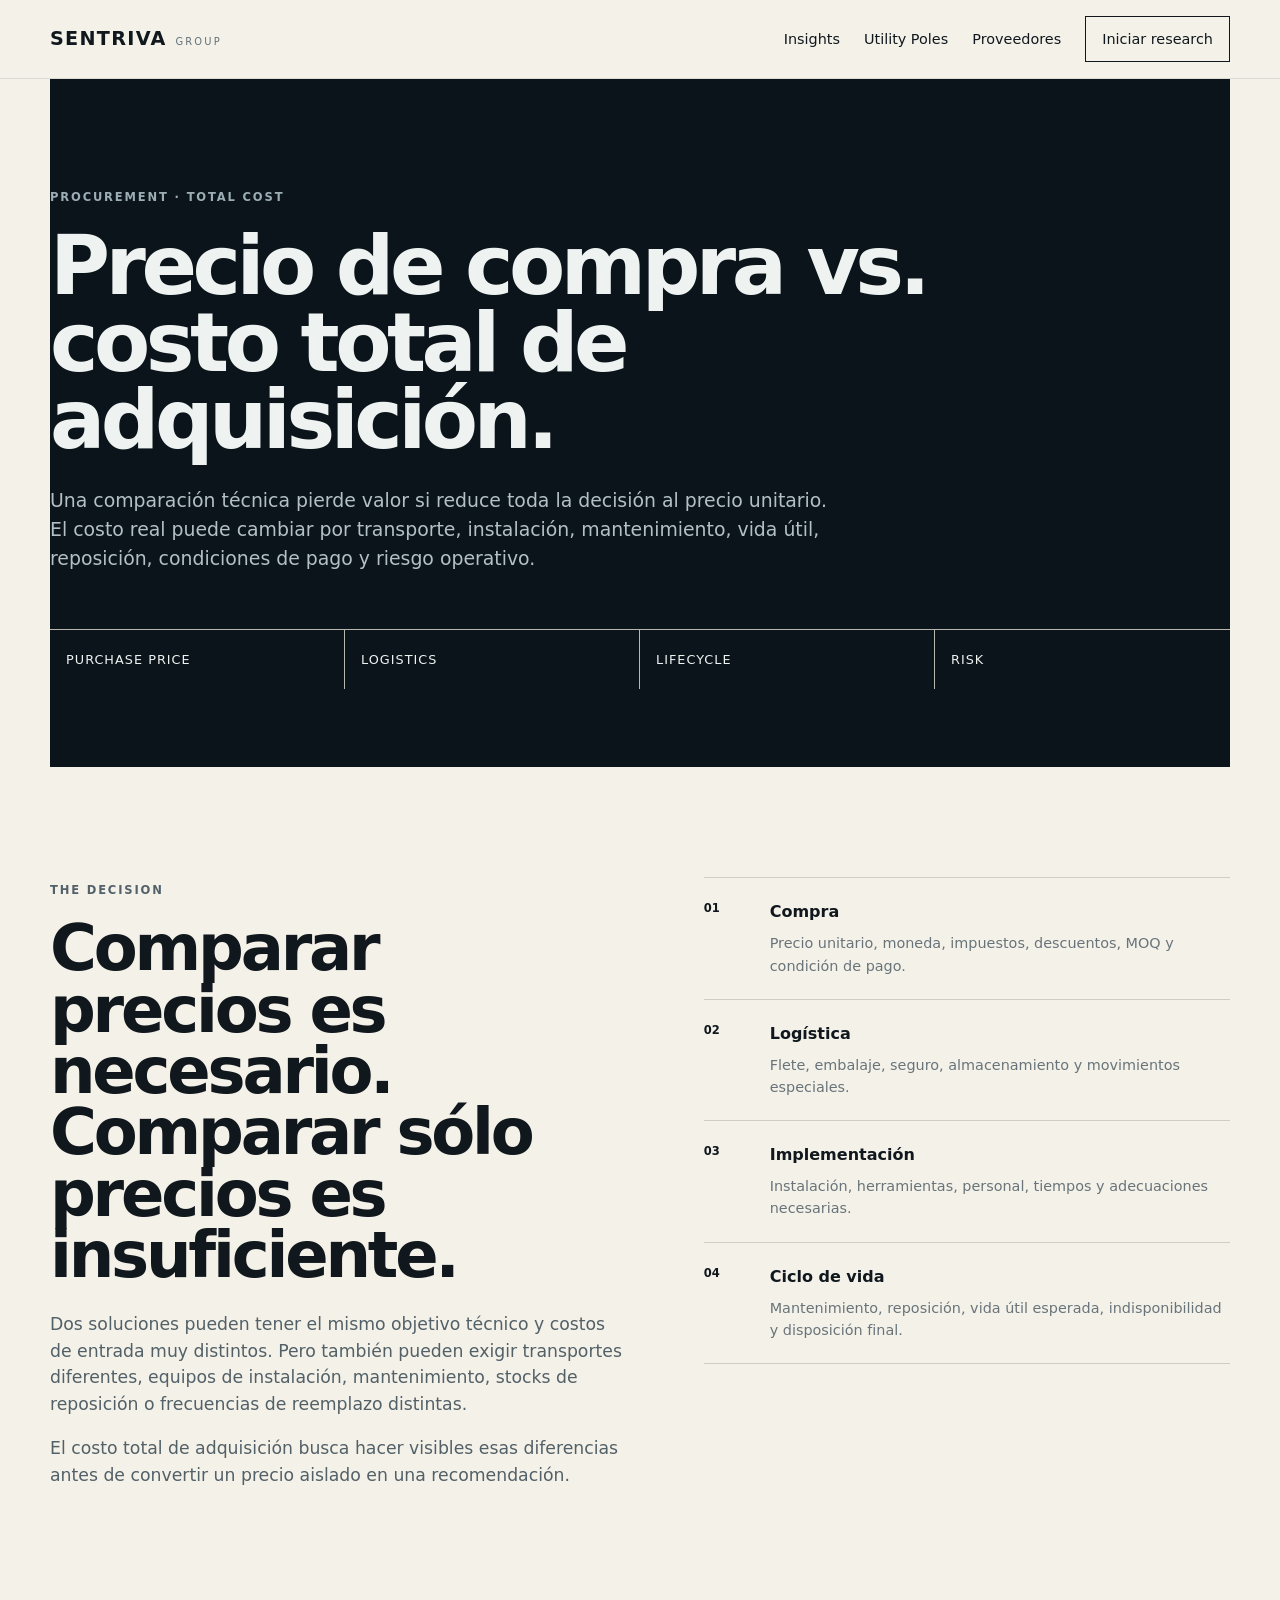
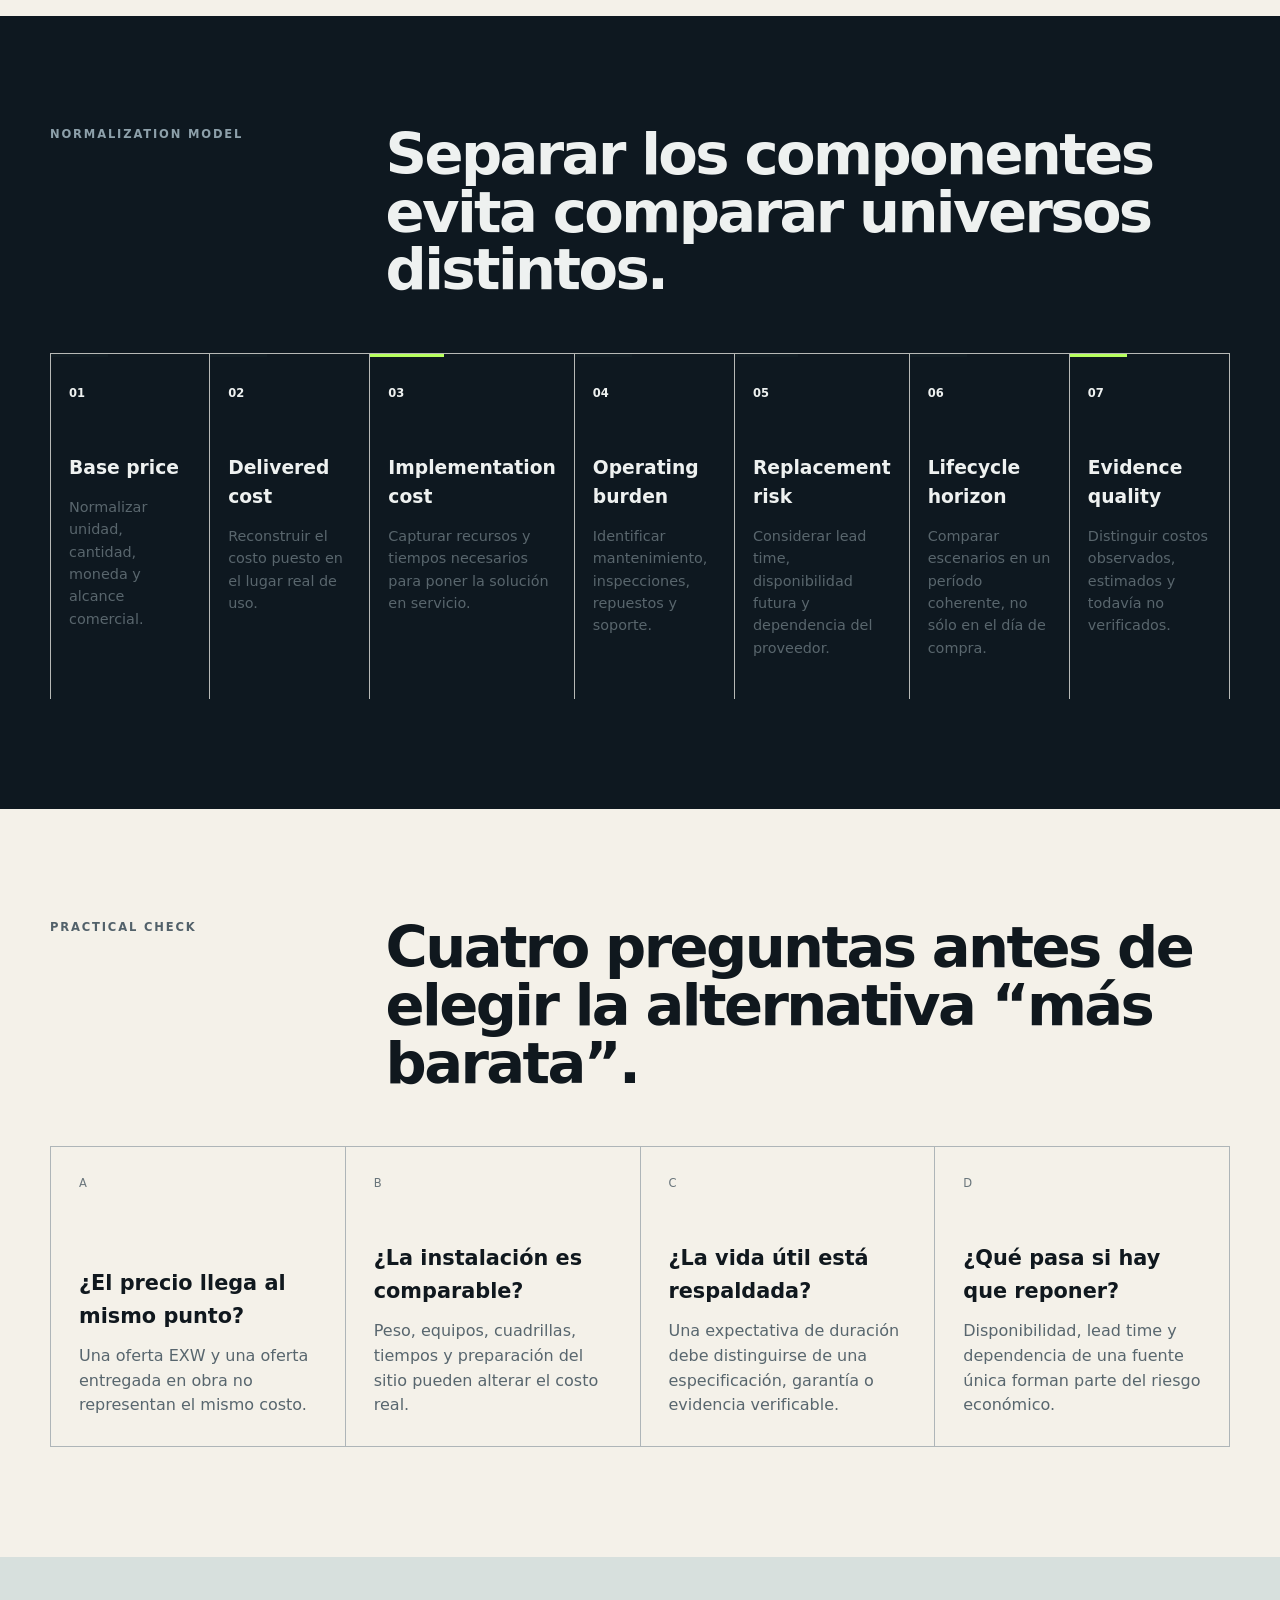
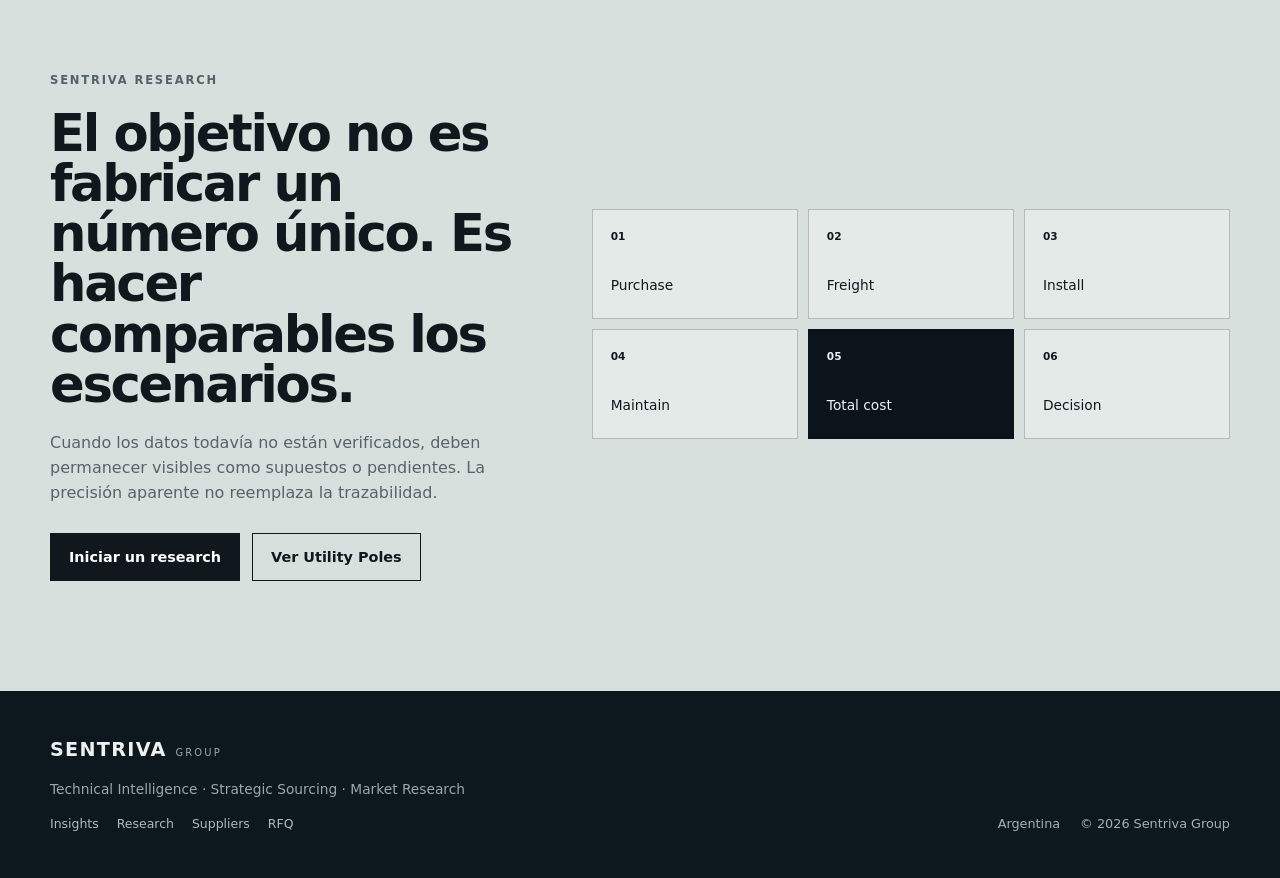
<file: insight-tco.html>
<!doctype html>
<html lang="es">
<head>
  <meta charset="utf-8" />
  <meta name="viewport" content="width=device-width,initial-scale=1" />
  <meta name="description" content="Precio de compra vs costo total de adquisición: cómo incorporar logística, instalación, mantenimiento, vida útil y riesgo en una comparación técnica." />
  <meta name="theme-color" content="#0b141a" />
  <meta property="og:title" content="Precio de compra vs costo total de adquisición — Sentriva Group" />
  <meta property="og:description" content="El menor precio unitario no siempre representa la alternativa de menor costo total." />
  <meta property="og:type" content="article" />
  <title>Precio de compra vs costo total de adquisición — Sentriva Group</title>
  <link rel="stylesheet" href="styles-v050.css" />
  <link rel="stylesheet" href="golden-v1.css" />
</head>
<body>
  <a class="skip-link" href="#main">Ir al contenido</a>
  <header class="site-header"><div class="shell nav-wrap"><a class="brand" href="index.html" aria-label="Sentriva Group"><span class="brand-main">SENTRIVA</span><span class="brand-group">GROUP</span></a><button class="nav-toggle" aria-label="Abrir navegación" aria-expanded="false"><span></span><span></span></button><nav class="nav" aria-label="Principal"><a href="insights.html">Insights</a><a href="utility-poles.html">Utility Poles</a><a href="suppliers.html">Proveedores</a><a class="nav-cta" href="research.html">Iniciar research</a></nav></div></header>
  <main id="main">
    <section class="page-hero page-hero-premium shell">
      <span class="eyebrow">PROCUREMENT · TOTAL COST</span>
      <h1>Precio de compra vs. costo total de adquisición.</h1>
      <p>Una comparación técnica pierde valor si reduce toda la decisión al precio unitario. El costo real puede cambiar por transporte, instalación, mantenimiento, vida útil, reposición, condiciones de pago y riesgo operativo.</p>
      <div class="page-proof"><span>Purchase price</span><span>Logistics</span><span>Lifecycle</span><span>Risk</span></div>
    </section>

    <section class="section shell">
      <div class="credibility-grid">
        <article class="credibility-copy">
          <span class="eyebrow">THE DECISION</span>
          <h2>Comparar precios es necesario. Comparar sólo precios es insuficiente.</h2>
          <p>Dos soluciones pueden tener el mismo objetivo técnico y costos de entrada muy distintos. Pero también pueden exigir transportes diferentes, equipos de instalación, mantenimiento, stocks de reposición o frecuencias de reemplazo distintas.</p>
          <p>El costo total de adquisición busca hacer visibles esas diferencias antes de convertir un precio aislado en una recomendación.</p>
        </article>
        <div class="credibility-stack">
          <article class="credibility-item"><b>01</b><div><h3>Compra</h3><p>Precio unitario, moneda, impuestos, descuentos, MOQ y condición de pago.</p></div></article>
          <article class="credibility-item"><b>02</b><div><h3>Logística</h3><p>Flete, embalaje, seguro, almacenamiento y movimientos especiales.</p></div></article>
          <article class="credibility-item"><b>03</b><div><h3>Implementación</h3><p>Instalación, herramientas, personal, tiempos y adecuaciones necesarias.</p></div></article>
          <article class="credibility-item"><b>04</b><div><h3>Ciclo de vida</h3><p>Mantenimiento, reposición, vida útil esperada, indisponibilidad y disposición final.</p></div></article>
        </div>
      </div>
    </section>

    <section class="section section-dark">
      <div class="shell">
        <div class="section-heading section-heading-light"><span class="eyebrow">NORMALIZATION MODEL</span><h2>Separar los componentes evita comparar universos distintos.</h2></div>
        <div class="method-grid">
          <article><b>01</b><h3>Base price</h3><p>Normalizar unidad, cantidad, moneda y alcance comercial.</p></article>
          <article><b>02</b><h3>Delivered cost</h3><p>Reconstruir el costo puesto en el lugar real de uso.</p></article>
          <article><b>03</b><h3>Implementation cost</h3><p>Capturar recursos y tiempos necesarios para poner la solución en servicio.</p></article>
          <article><b>04</b><h3>Operating burden</h3><p>Identificar mantenimiento, inspecciones, repuestos y soporte.</p></article>
          <article><b>05</b><h3>Replacement risk</h3><p>Considerar lead time, disponibilidad futura y dependencia del proveedor.</p></article>
          <article><b>06</b><h3>Lifecycle horizon</h3><p>Comparar escenarios en un período coherente, no sólo en el día de compra.</p></article>
          <article><b>07</b><h3>Evidence quality</h3><p>Distinguir costos observados, estimados y todavía no verificados.</p></article>
        </div>
      </div>
    </section>

    <section class="section shell">
      <div class="section-heading"><span class="eyebrow">PRACTICAL CHECK</span><h2>Cuatro preguntas antes de elegir la alternativa “más barata”.</h2></div>
      <div class="capability-grid">
        <article class="card"><span class="card-num">A</span><h3>¿El precio llega al mismo punto?</h3><p>Una oferta EXW y una oferta entregada en obra no representan el mismo costo.</p></article>
        <article class="card"><span class="card-num">B</span><h3>¿La instalación es comparable?</h3><p>Peso, equipos, cuadrillas, tiempos y preparación del sitio pueden alterar el costo real.</p></article>
        <article class="card"><span class="card-num">C</span><h3>¿La vida útil está respaldada?</h3><p>Una expectativa de duración debe distinguirse de una especificación, garantía o evidencia verificable.</p></article>
        <article class="card"><span class="card-num">D</span><h3>¿Qué pasa si hay que reponer?</h3><p>Disponibilidad, lead time y dependencia de una fuente única forman parte del riesgo económico.</p></article>
      </div>
    </section>

    <section class="section network-callout"><div class="shell network-inner"><div class="network-copy"><span class="eyebrow">SENTRIVA RESEARCH</span><h2>El objetivo no es fabricar un número único. Es hacer comparables los escenarios.</h2><p>Cuando los datos todavía no están verificados, deben permanecer visibles como supuestos o pendientes. La precisión aparente no reemplaza la trazabilidad.</p><div class="case-actions"><a class="button button-primary" href="research.html">Iniciar un research</a><a class="button button-ghost" href="utility-poles.html">Ver Utility Poles</a></div></div><div class="network-diagram"><div><b>01</b><span>Purchase</span></div><div><b>02</b><span>Freight</span></div><div><b>03</b><span>Install</span></div><div><b>04</b><span>Maintain</span></div><div class="focus"><b>05</b><span>Total cost</span></div><div><b>06</b><span>Decision</span></div></div></div></section>
  </main>
  <footer class="site-footer"><div class="shell footer-grid"><div><div class="brand brand-footer"><span class="brand-main">SENTRIVA</span><span class="brand-group">GROUP</span></div><p>Technical Intelligence · Strategic Sourcing · Market Research</p><div class="footer-links"><a href="insights.html">Insights</a><a href="research.html">Research</a><a href="suppliers.html">Suppliers</a><a href="rfq.html">RFQ</a></div></div><div class="footer-meta"><span>Argentina</span><span>© <span id="year"></span> Sentriva Group</span></div></div></footer>
  <script src="script-v050.js"></script>
</body>
</html>
</file>
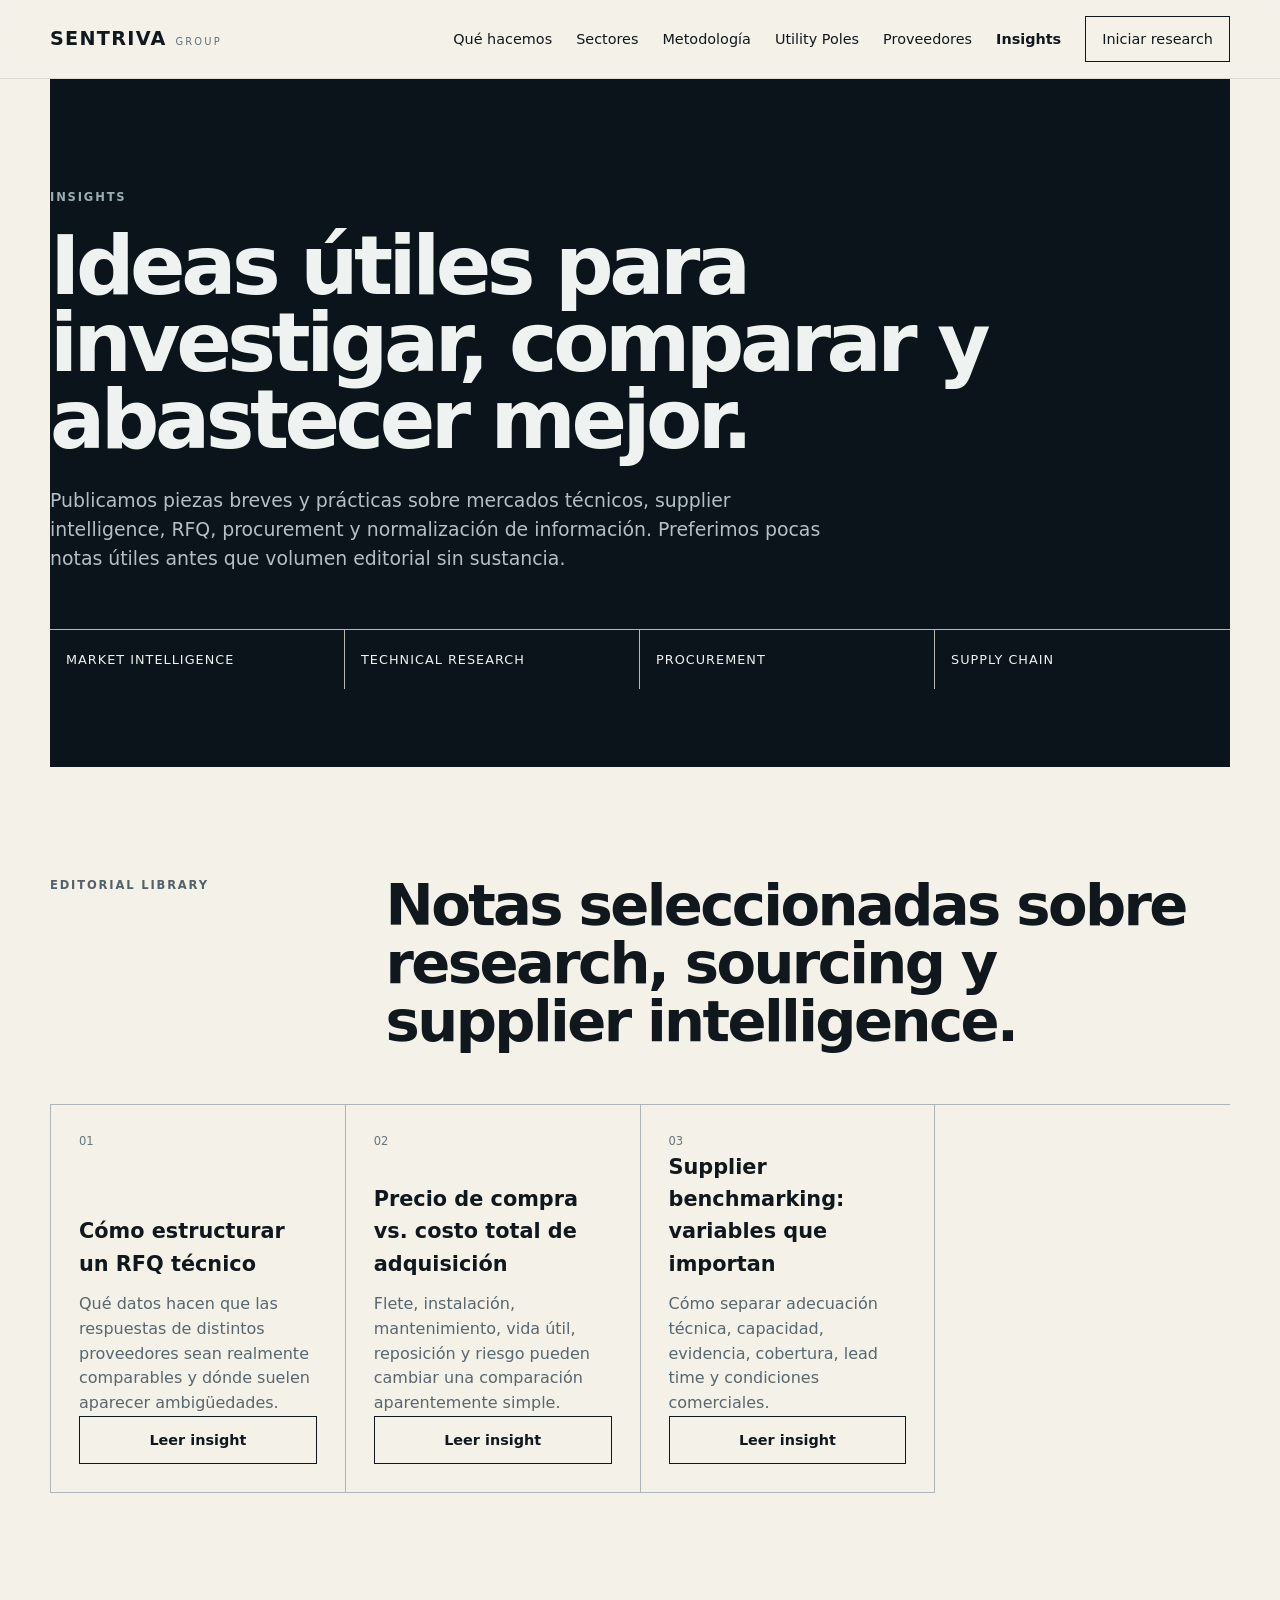
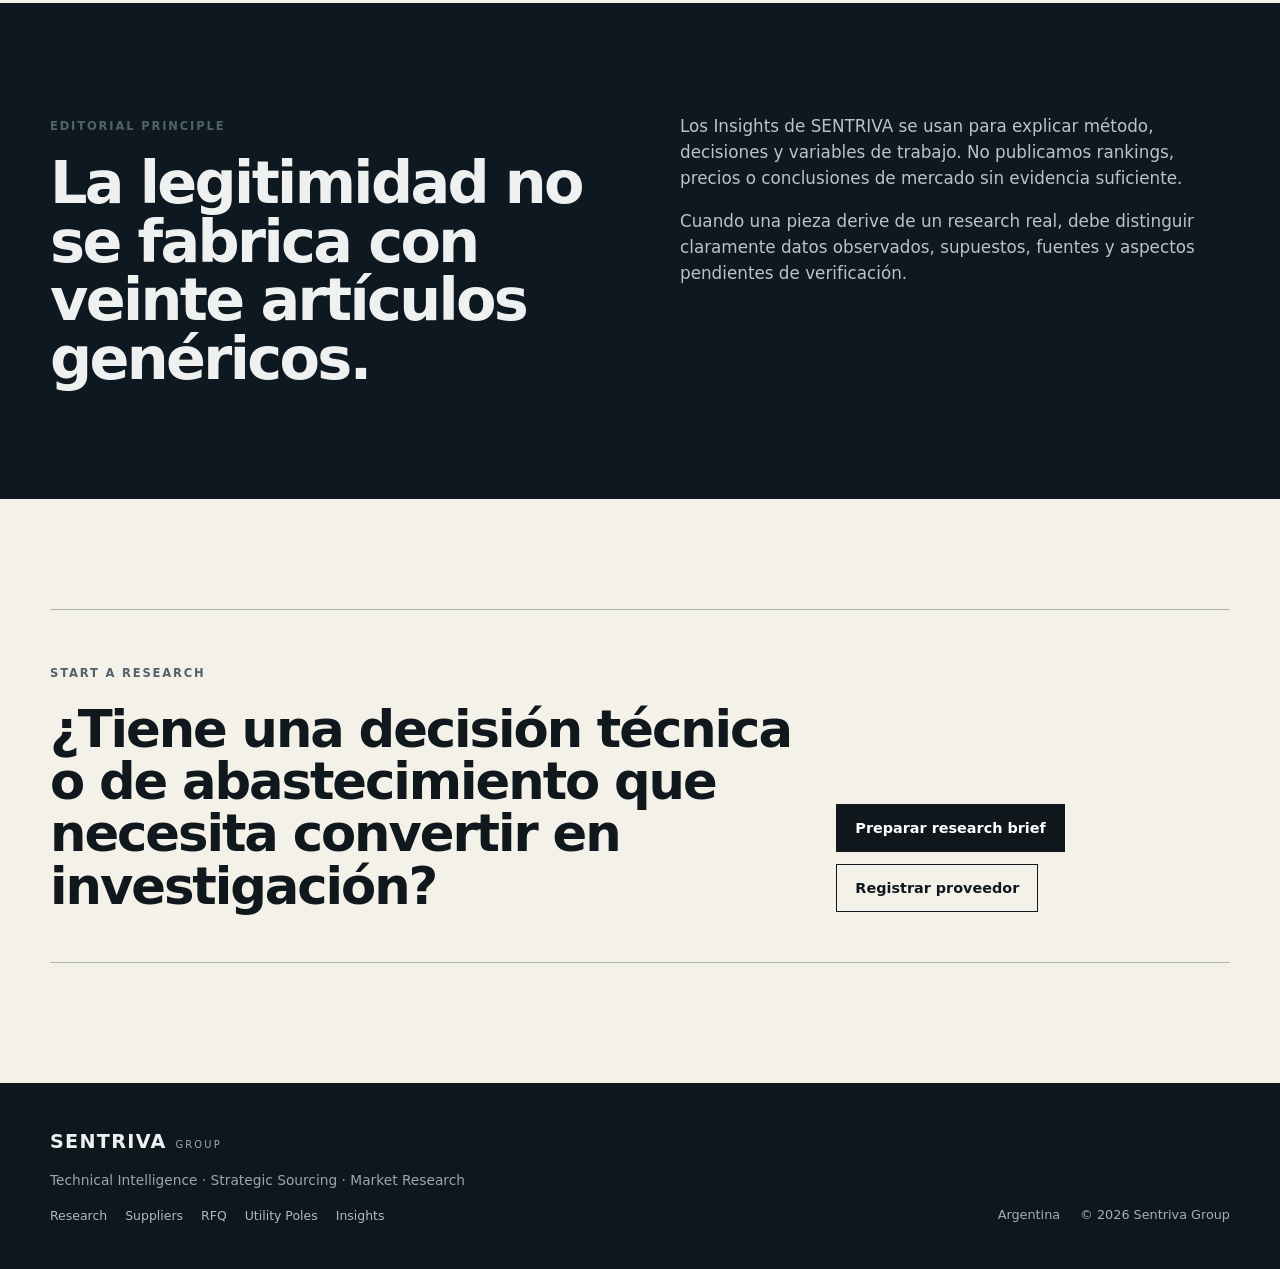
<file: insights.html>
<!doctype html>
<html lang="es">
<head>
  <meta charset="utf-8" />
  <meta name="viewport" content="width=device-width,initial-scale=1" />
  <meta name="description" content="Insights de Sentriva Group sobre sourcing técnico, supplier intelligence, procurement y market research." />
  <meta name="theme-color" content="#0b141a" />
  <meta property="og:title" content="Insights — Sentriva Group" />
  <meta property="og:description" content="Notas prácticas sobre research técnico, sourcing, proveedores y decisiones de abastecimiento." />
  <meta property="og:type" content="website" />
  <title>Insights — Sentriva Group</title>
  <link rel="stylesheet" href="styles-v050.css" />
  <link rel="stylesheet" href="golden-v1.css" />
</head>
<body>
  <a class="skip-link" href="#main">Ir al contenido</a>
  <header class="site-header"><div class="shell nav-wrap"><a class="brand" href="index.html" aria-label="Sentriva Group"><span class="brand-main">SENTRIVA</span><span class="brand-group">GROUP</span></a><button class="nav-toggle" aria-label="Abrir navegación" aria-expanded="false"><span></span><span></span></button><nav class="nav" aria-label="Principal"><a href="index.html#what">Qué hacemos</a><a href="index.html#industries">Sectores</a><a href="index.html#method">Metodología</a><a href="utility-poles.html">Utility Poles</a><a href="suppliers.html">Proveedores</a><a href="insights.html" aria-current="page">Insights</a><a class="nav-cta" href="research.html">Iniciar research</a></nav></div></header>

  <main id="main">
    <section class="page-hero page-hero-premium shell">
      <span class="eyebrow">INSIGHTS</span>
      <h1>Ideas útiles para investigar, comparar y abastecer mejor.</h1>
      <p>Publicamos piezas breves y prácticas sobre mercados técnicos, supplier intelligence, RFQ, procurement y normalización de información. Preferimos pocas notas útiles antes que volumen editorial sin sustancia.</p>
      <div class="page-proof"><span>Market Intelligence</span><span>Technical Research</span><span>Procurement</span><span>Supply Chain</span></div>
    </section>

    <section class="section shell">
      <div class="section-heading"><span class="eyebrow">EDITORIAL LIBRARY</span><h2>Notas seleccionadas sobre research, sourcing y supplier intelligence.</h2></div>
      <div class="capability-grid">
        <article class="card"><span class="card-num">01</span><h3>Cómo estructurar un RFQ técnico</h3><p>Qué datos hacen que las respuestas de distintos proveedores sean realmente comparables y dónde suelen aparecer ambigüedades.</p><a class="button button-ghost" href="insight-rfq-tecnico.html">Leer insight</a></article>
        <article class="card"><span class="card-num">02</span><h3>Precio de compra vs. costo total de adquisición</h3><p>Flete, instalación, mantenimiento, vida útil, reposición y riesgo pueden cambiar una comparación aparentemente simple.</p><a class="button button-ghost" href="insight-tco.html">Leer insight</a></article>
        <article class="card"><span class="card-num">03</span><h3>Supplier benchmarking: variables que importan</h3><p>Cómo separar adecuación técnica, capacidad, evidencia, cobertura, lead time y condiciones comerciales.</p><a class="button button-ghost" href="insight-supplier-benchmarking.html">Leer insight</a></article>
      </div>
    </section>

    <section class="section section-dark">
      <div class="shell two-col-intro">
        <div><span class="eyebrow">EDITORIAL PRINCIPLE</span><h2>La legitimidad no se fabrica con veinte artículos genéricos.</h2></div>
        <div class="prose"><p>Los Insights de SENTRIVA se usan para explicar método, decisiones y variables de trabajo. No publicamos rankings, precios o conclusiones de mercado sin evidencia suficiente.</p><p>Cuando una pieza derive de un research real, debe distinguir claramente datos observados, supuestos, fuentes y aspectos pendientes de verificación.</p></div>
      </div>
    </section>

    <section class="section shell contact-section"><div class="contact-card"><div><span class="eyebrow">START A RESEARCH</span><h2>¿Tiene una decisión técnica o de abastecimiento que necesita convertir en investigación?</h2></div><div class="hero-actions"><a class="button button-primary" href="research.html">Preparar research brief</a><a class="button button-ghost" href="suppliers.html">Registrar proveedor</a></div></div></section>
  </main>

  <footer class="site-footer"><div class="shell footer-grid"><div><div class="brand brand-footer"><span class="brand-main">SENTRIVA</span><span class="brand-group">GROUP</span></div><p>Technical Intelligence · Strategic Sourcing · Market Research</p><div class="footer-links"><a href="research.html">Research</a><a href="suppliers.html">Suppliers</a><a href="rfq.html">RFQ</a><a href="utility-poles.html">Utility Poles</a><a href="insights.html">Insights</a></div></div><div class="footer-meta"><span>Argentina</span><span>© <span id="year"></span> Sentriva Group</span></div></div></footer>
  <script src="script-v050.js"></script>
</body>
</html>
</file>
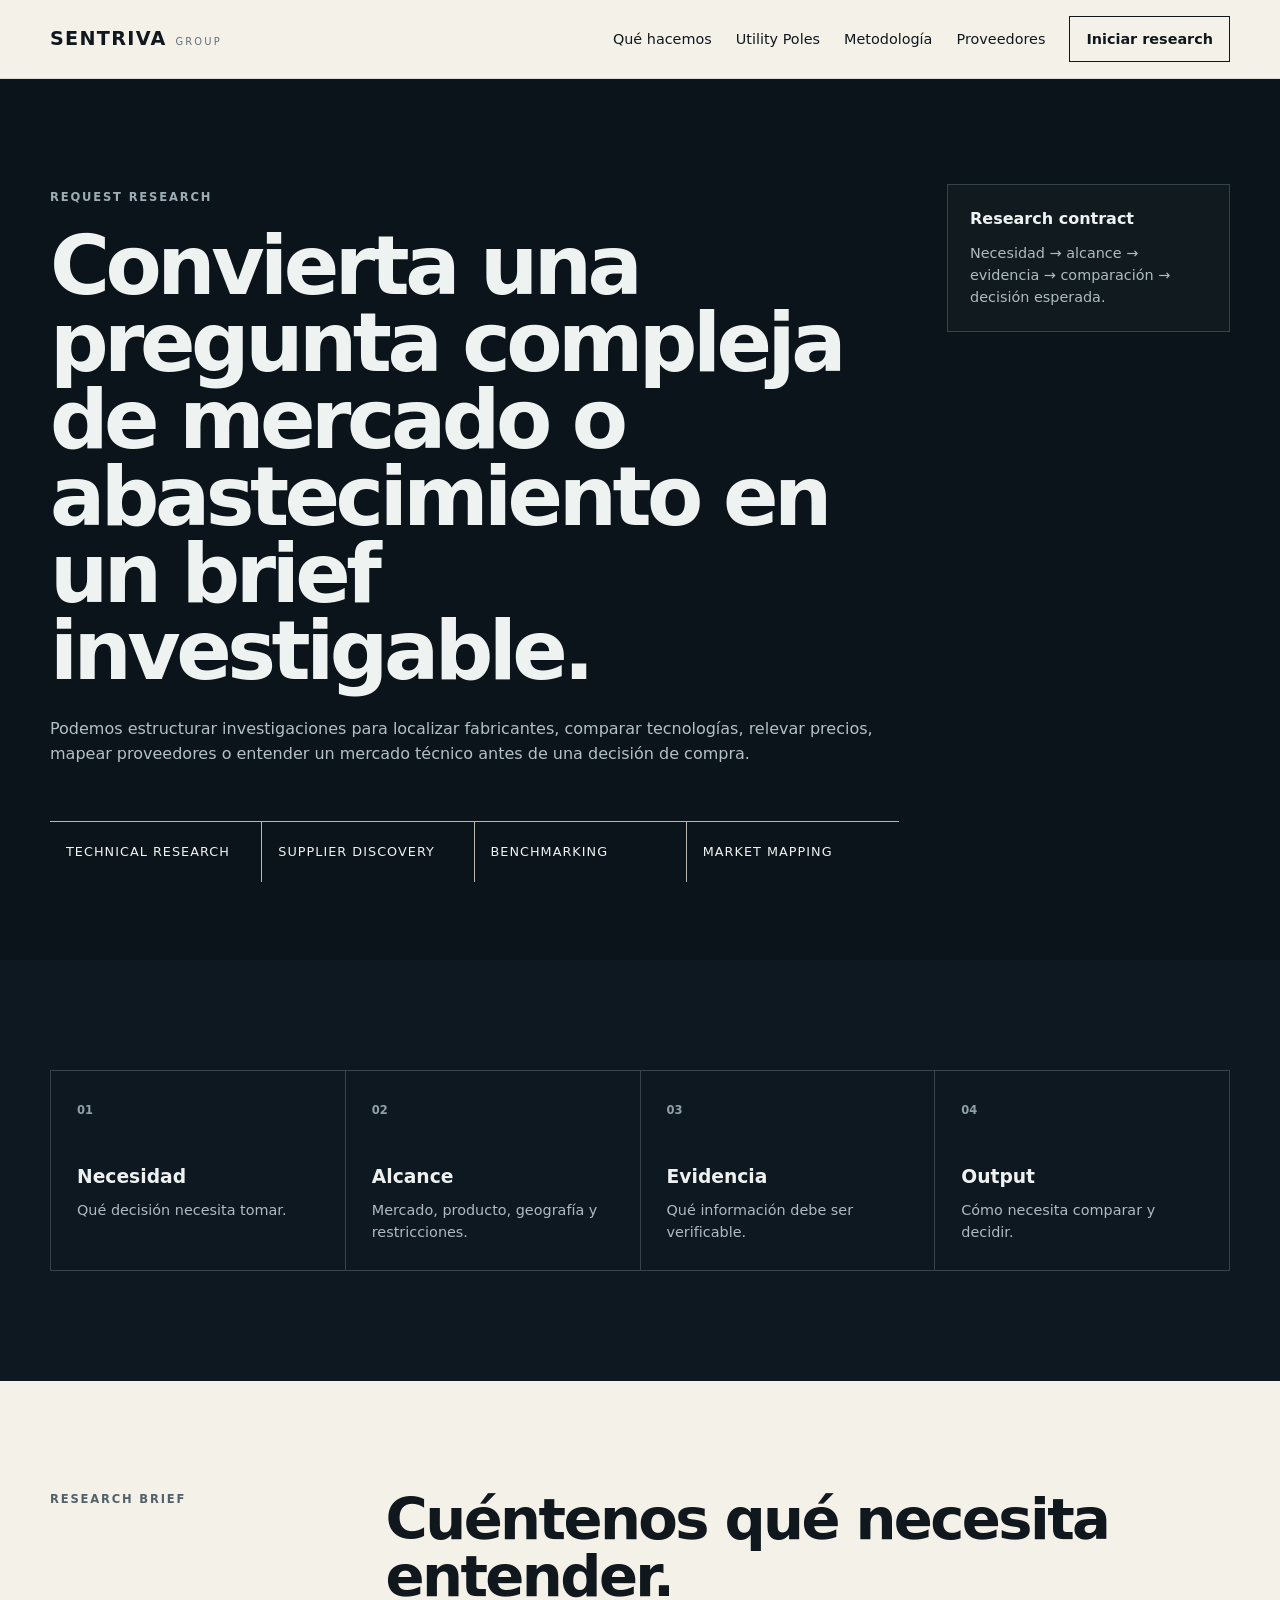
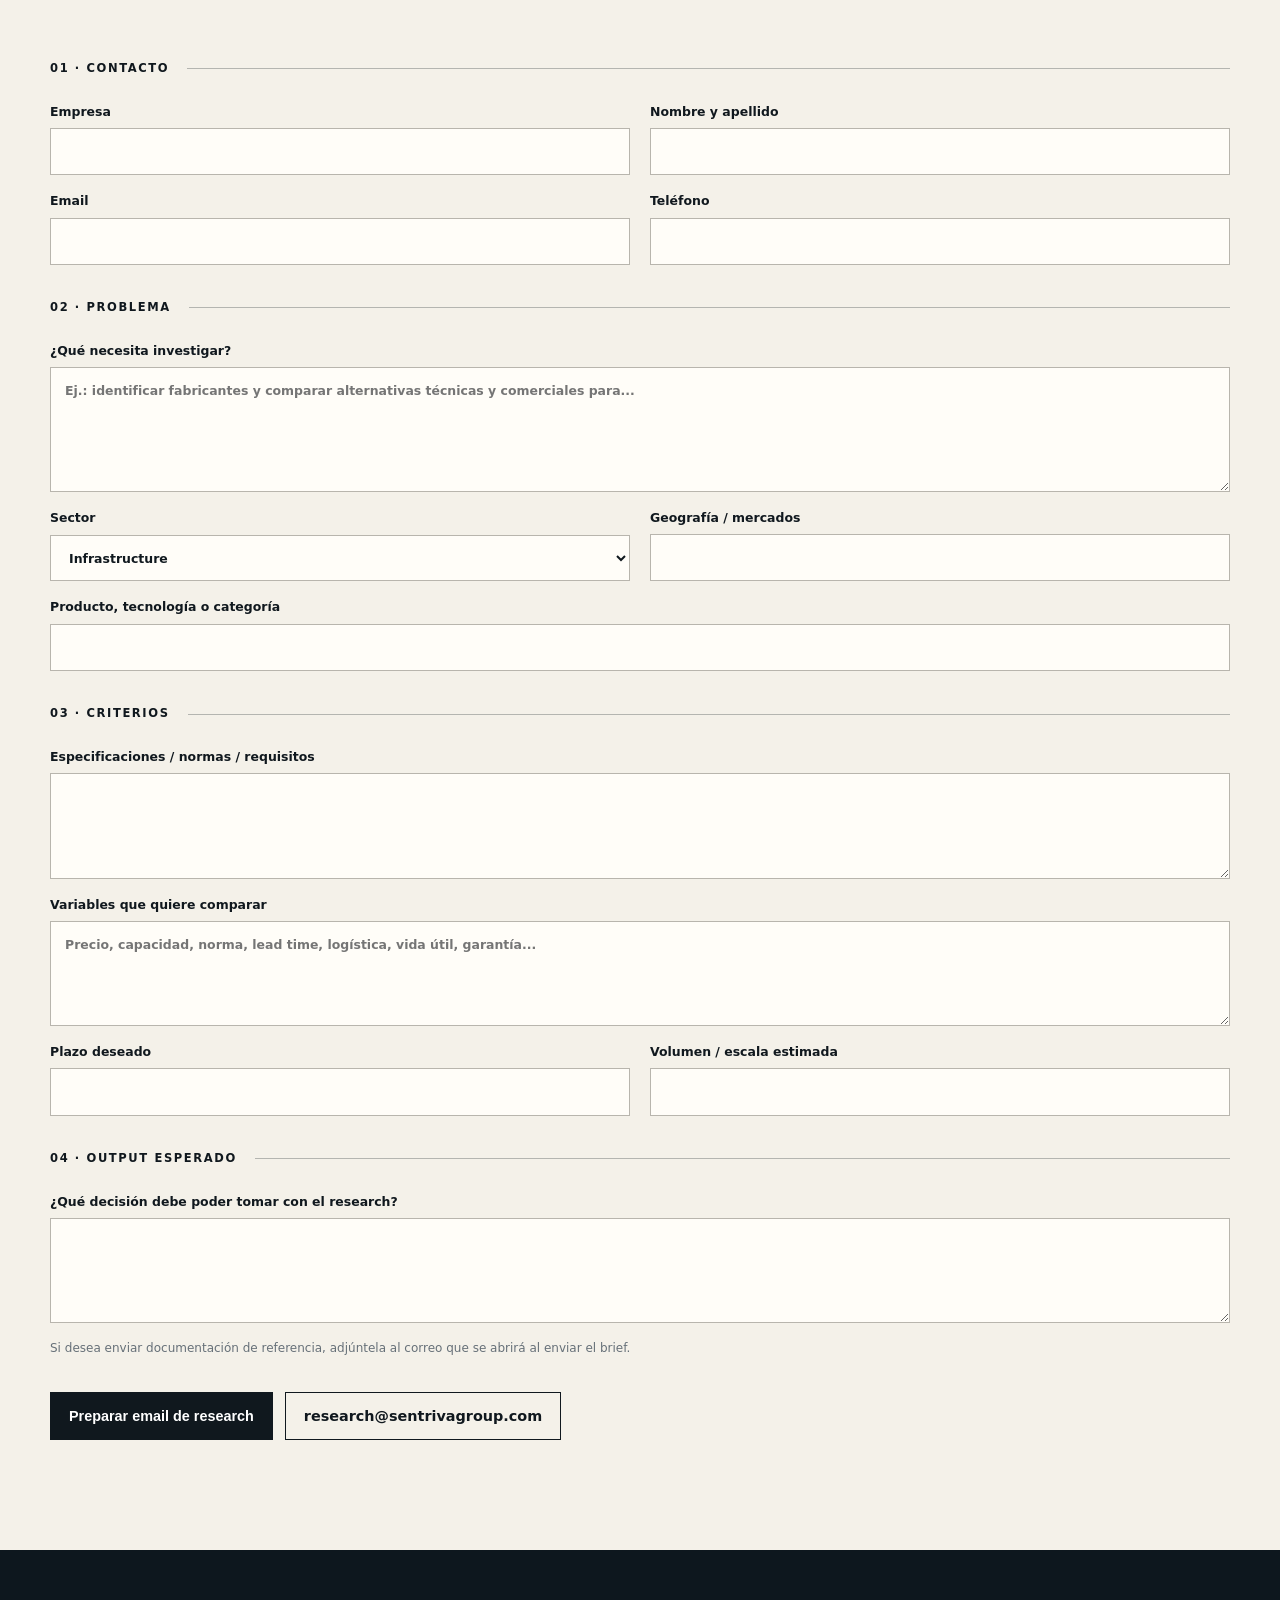
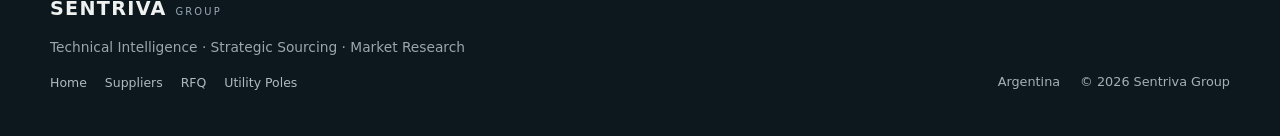
<file: research.html>
<!doctype html>
<html lang="es">
<head>
  <meta charset="utf-8" />
  <meta name="viewport" content="width=device-width,initial-scale=1" />
  <meta name="description" content="Solicite un research técnico, de mercado o abastecimiento a Sentriva Group." />
  <meta name="theme-color" content="#0b141a" />
  <title>Iniciar un research — Sentriva Group</title>
  <link rel="stylesheet" href="styles-v050.css" />
  <link rel="stylesheet" href="golden-v1.css" />
</head>
<body>
  <a class="skip-link" href="#main">Ir al contenido</a>
  <header class="site-header"><div class="shell nav-wrap"><a class="brand" href="index.html" aria-label="Sentriva Group"><span class="brand-main">SENTRIVA</span><span class="brand-group">GROUP</span></a><button class="nav-toggle" aria-label="Abrir navegación" aria-expanded="false"><span></span><span></span></button><nav class="nav" aria-label="Principal"><a href="index.html#what">Qué hacemos</a><a href="utility-poles.html">Utility Poles</a><a href="index.html#method">Metodología</a><a href="suppliers.html">Proveedores</a><a class="nav-cta" href="research.html" aria-current="page">Iniciar research</a></nav></div></header>
  <main id="main">
    <section class="page-hero page-hero-premium"><div class="shell page-hero-grid"><div><span class="eyebrow">REQUEST RESEARCH</span><h1>Convierta una pregunta compleja de mercado o abastecimiento en un brief investigable.</h1><p>Podemos estructurar investigaciones para localizar fabricantes, comparar tecnologías, relevar precios, mapear proveedores o entender un mercado técnico antes de una decisión de compra.</p><div class="page-proof"><span>Technical research</span><span>Supplier discovery</span><span>Benchmarking</span><span>Market mapping</span></div></div><aside class="page-note"><strong>Research contract</strong><p>Necesidad → alcance → evidencia → comparación → decisión esperada.</p></aside></div></section>
    <section class="section section-dark"><div class="shell method-compact"><article><b>01</b><h3>Necesidad</h3><p>Qué decisión necesita tomar.</p></article><article><b>02</b><h3>Alcance</h3><p>Mercado, producto, geografía y restricciones.</p></article><article><b>03</b><h3>Evidencia</h3><p>Qué información debe ser verificable.</p></article><article><b>04</b><h3>Output</h3><p>Cómo necesita comparar y decidir.</p></article></div></section>
    <section class="section shell"><div class="section-heading"><span class="eyebrow">RESEARCH BRIEF</span><h2>Cuéntenos qué necesita entender.</h2></div><form class="data-form" data-email-form data-submission-default="EMAIL_FALLBACK" data-api-endpoint="/api/v1/research-requests" data-recipient="research@sentrivagroup.com" data-subject="Research brief — Sentriva Group"><fieldset><legend>01 · Contacto</legend><label>Empresa<input name="company" required /></label><label>Nombre y apellido<input name="contact_name" required /></label><label>Email<input type="email" name="email" required /></label><label>Teléfono<input name="phone" /></label></fieldset><fieldset><legend>02 · Problema</legend><label class="wide">¿Qué necesita investigar?<textarea name="research_question" rows="5" required placeholder="Ej.: identificar fabricantes y comparar alternativas técnicas y comerciales para..."></textarea></label><label>Sector<select name="industry"><option>Infrastructure</option><option>Energy</option><option>Mining</option><option>Industry</option><option>Construction</option><option>Telecommunications</option><option>Materials</option><option>Technology</option><option>Logistics</option><option>Otro</option></select></label><label>Geografía / mercados<input name="geography" /></label><label class="wide">Producto, tecnología o categoría<input name="product" /></label></fieldset><fieldset><legend>03 · Criterios</legend><label class="wide">Especificaciones / normas / requisitos<textarea name="requirements" rows="4"></textarea></label><label class="wide">Variables que quiere comparar<textarea name="comparison_variables" rows="4" placeholder="Precio, capacidad, norma, lead time, logística, vida útil, garantía..."></textarea></label><label>Plazo deseado<input name="deadline" /></label><label>Volumen / escala estimada<input name="volume" /></label></fieldset><fieldset><legend>04 · Output esperado</legend><label class="wide">¿Qué decisión debe poder tomar con el research?<textarea name="decision" rows="4"></textarea></label><p class="form-note wide">Si desea enviar documentación de referencia, adjúntela al correo que se abrirá al enviar el brief.</p></fieldset><div class="form-actions"><button class="button button-primary" type="submit">Preparar email de research</button><a class="button button-ghost" href="mailto:research@sentrivagroup.com">research@sentrivagroup.com</a></div></form></section>
  </main>
  <footer class="site-footer"><div class="shell footer-grid"><div><div class="brand brand-footer"><span class="brand-main">SENTRIVA</span><span class="brand-group">GROUP</span></div><p>Technical Intelligence · Strategic Sourcing · Market Research</p><div class="footer-links"><a href="index.html">Home</a><a href="suppliers.html">Suppliers</a><a href="rfq.html">RFQ</a><a href="utility-poles.html">Utility Poles</a></div></div><div class="footer-meta"><span>Argentina</span><span>© <span id="year"></span> Sentriva Group</span></div></div></footer><script src="script-v050.js"></script>
</body></html>
</file>
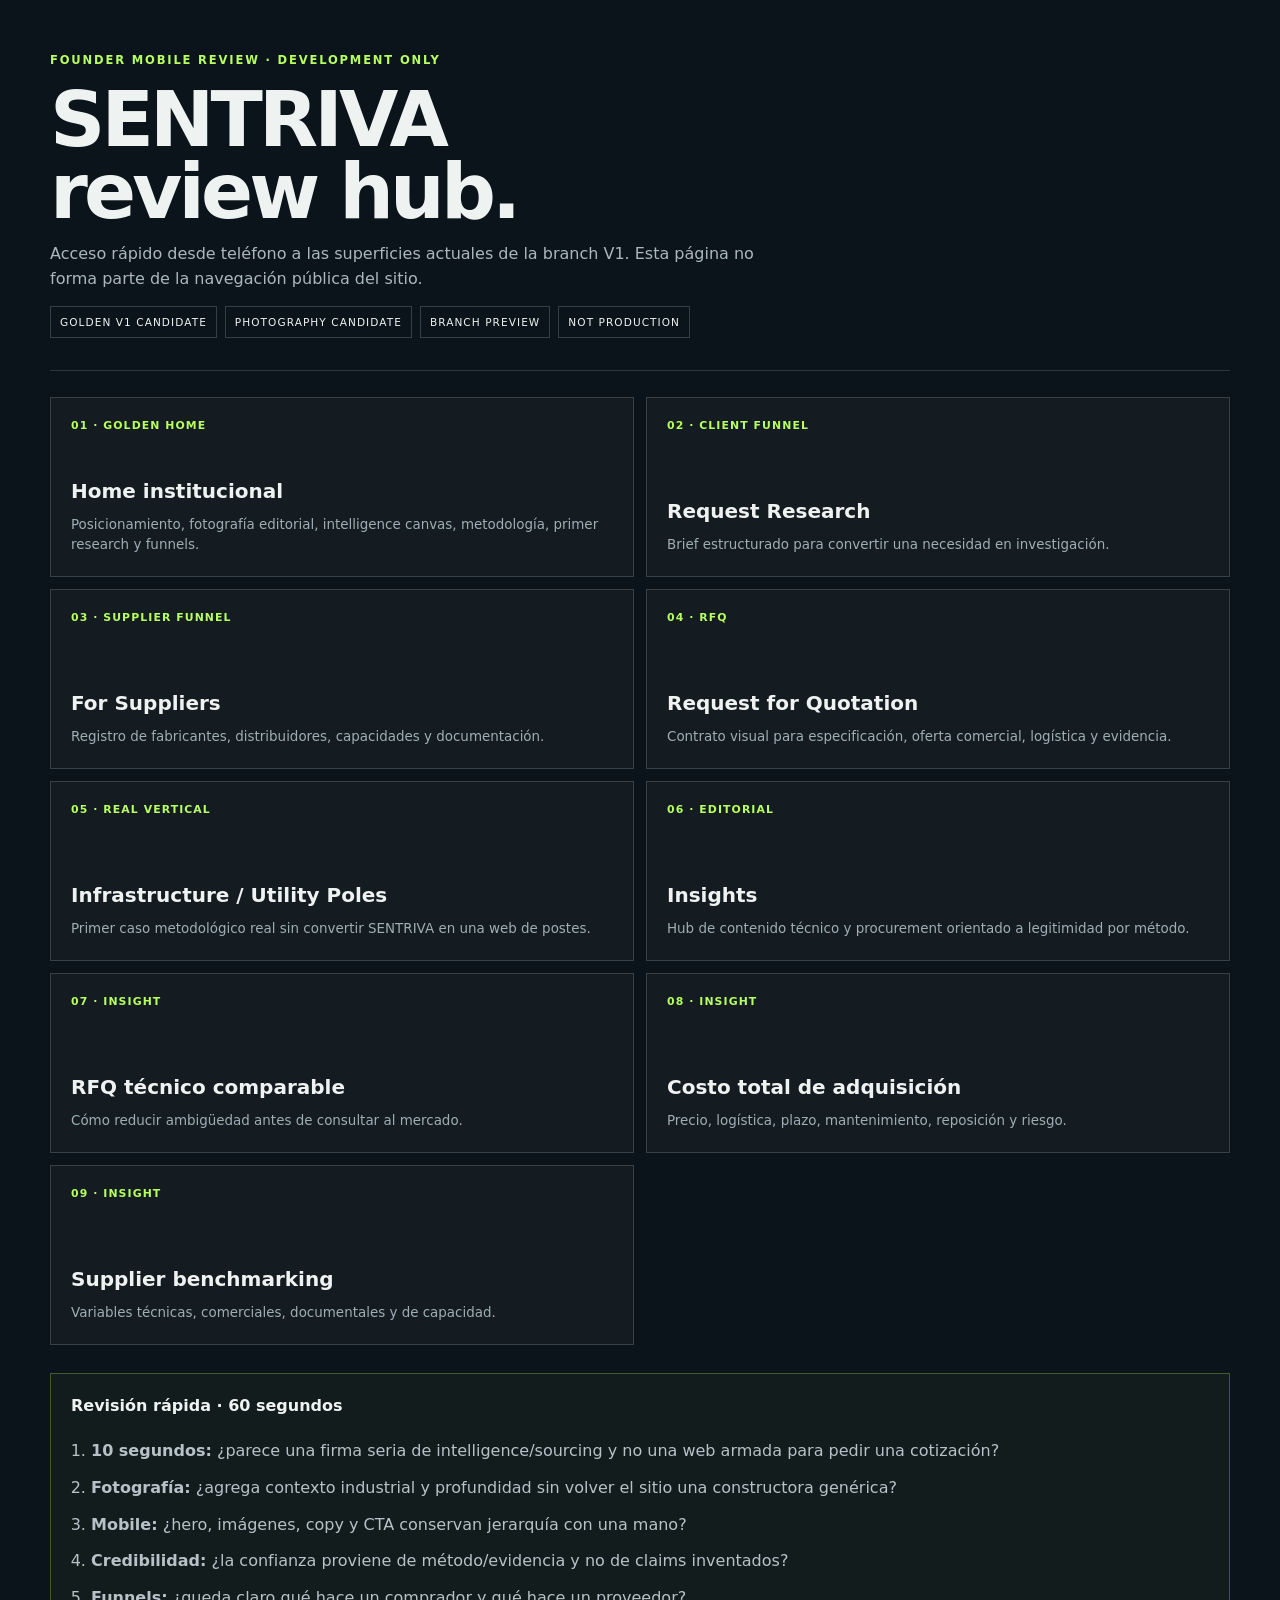
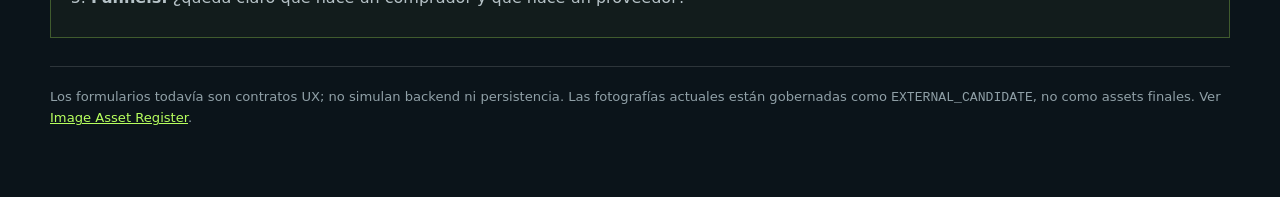
<file: review.html>
<!doctype html>
<html lang="es">
<head>
  <meta charset="utf-8" />
  <meta name="viewport" content="width=device-width,initial-scale=1" />
  <meta name="robots" content="noindex,nofollow,noarchive" />
  <meta name="theme-color" content="#0b141a" />
  <title>SENTRIVA · Mobile Review Hub</title>
  <link rel="stylesheet" href="styles-v050.css" />
  <link rel="stylesheet" href="golden-v1.css" />
  <style>
    .review-shell{min-height:100vh;background:#0b141a;color:#eef3f1;padding:28px 0 56px}.review-head{display:grid;gap:14px;padding:24px 0 32px;border-bottom:1px solid rgba(255,255,255,.14)}.review-head h1{font-size:clamp(2.4rem,11vw,4.8rem);line-height:.94;letter-spacing:-.05em;margin:0}.review-head p{color:#aab8be;max-width:720px;margin:0}.review-status{display:flex;gap:8px;flex-wrap:wrap}.review-status span{border:1px solid rgba(255,255,255,.18);padding:7px 9px;font-size:.66rem;letter-spacing:.1em;text-transform:uppercase}.review-grid{display:grid;grid-template-columns:repeat(2,1fr);gap:12px;margin-top:26px}.review-card{display:flex;flex-direction:column;min-height:180px;border:1px solid rgba(255,255,255,.16);padding:20px;text-decoration:none;background:rgba(255,255,255,.035)}.review-card b{font-size:.68rem;color:#b7ff5e;letter-spacing:.1em}.review-card h2{font-size:1.25rem;margin:auto 0 8px}.review-card p{font-size:.84rem;color:#9faeb5;margin:0}.review-check{margin-top:28px;border:1px solid rgba(183,255,94,.28);padding:20px;background:rgba(183,255,94,.035)}.review-check h2{font-size:1rem;margin:0 0 14px}.review-check ol{margin:0;padding-left:20px;color:#b6c2c7}.review-check li{padding:6px 0}.review-note{margin-top:28px;border-top:1px solid rgba(255,255,255,.14);padding-top:20px;color:#90a0a7;font-size:.82rem}.review-note a{color:#b7ff5e}@media(max-width:720px){.review-grid{grid-template-columns:1fr}.review-card{min-height:145px}.review-shell{padding-top:12px}}
  </style>
</head>
<body>
  <main class="review-shell">
    <div class="shell">
      <header class="review-head">
        <span class="eyebrow" style="color:#b7ff5e">FOUNDER MOBILE REVIEW · DEVELOPMENT ONLY</span>
        <h1>SENTRIVA<br>review hub.</h1>
        <p>Acceso rápido desde teléfono a las superficies actuales de la branch V1. Esta página no forma parte de la navegación pública del sitio.</p>
        <div class="review-status"><span>Golden V1 candidate</span><span>Photography candidate</span><span>Branch preview</span><span>Not production</span></div>
      </header>

      <section class="review-grid" aria-label="Superficies para revisar">
        <a class="review-card" href="index.html"><b>01 · GOLDEN HOME</b><h2>Home institucional</h2><p>Posicionamiento, fotografía editorial, intelligence canvas, metodología, primer research y funnels.</p></a>
        <a class="review-card" href="research.html"><b>02 · CLIENT FUNNEL</b><h2>Request Research</h2><p>Brief estructurado para convertir una necesidad en investigación.</p></a>
        <a class="review-card" href="suppliers.html"><b>03 · SUPPLIER FUNNEL</b><h2>For Suppliers</h2><p>Registro de fabricantes, distribuidores, capacidades y documentación.</p></a>
        <a class="review-card" href="rfq.html"><b>04 · RFQ</b><h2>Request for Quotation</h2><p>Contrato visual para especificación, oferta comercial, logística y evidencia.</p></a>
        <a class="review-card" href="utility-poles.html"><b>05 · REAL VERTICAL</b><h2>Infrastructure / Utility Poles</h2><p>Primer caso metodológico real sin convertir SENTRIVA en una web de postes.</p></a>
        <a class="review-card" href="insights.html"><b>06 · EDITORIAL</b><h2>Insights</h2><p>Hub de contenido técnico y procurement orientado a legitimidad por método.</p></a>
        <a class="review-card" href="insight-rfq-tecnico.html"><b>07 · INSIGHT</b><h2>RFQ técnico comparable</h2><p>Cómo reducir ambigüedad antes de consultar al mercado.</p></a>
        <a class="review-card" href="insight-tco.html"><b>08 · INSIGHT</b><h2>Costo total de adquisición</h2><p>Precio, logística, plazo, mantenimiento, reposición y riesgo.</p></a>
        <a class="review-card" href="insight-supplier-benchmarking.html"><b>09 · INSIGHT</b><h2>Supplier benchmarking</h2><p>Variables técnicas, comerciales, documentales y de capacidad.</p></a>
      </section>

      <section class="review-check" aria-labelledby="review-check-title">
        <h2 id="review-check-title">Revisión rápida · 60 segundos</h2>
        <ol>
          <li><b>10 segundos:</b> ¿parece una firma seria de intelligence/sourcing y no una web armada para pedir una cotización?</li>
          <li><b>Fotografía:</b> ¿agrega contexto industrial y profundidad sin volver el sitio una constructora genérica?</li>
          <li><b>Mobile:</b> ¿hero, imágenes, copy y CTA conservan jerarquía con una mano?</li>
          <li><b>Credibilidad:</b> ¿la confianza proviene de método/evidencia y no de claims inventados?</li>
          <li><b>Funnels:</b> ¿queda claro qué hace un comprador y qué hace un proveedor?</li>
        </ol>
      </section>

      <p class="review-note">Los formularios todavía son contratos UX; no simulan backend ni persistencia. Las fotografías actuales están gobernadas como <code>EXTERNAL_CANDIDATE</code>, no como assets finales. Ver <a href="https://github.com/impejj/sentriva-group/blob/feat/sentriva-v1-evolution/docs/IMAGE-ASSET-REGISTER.md">Image Asset Register</a>.</p>
    </div>
  </main>
</body>
</html>
</file>
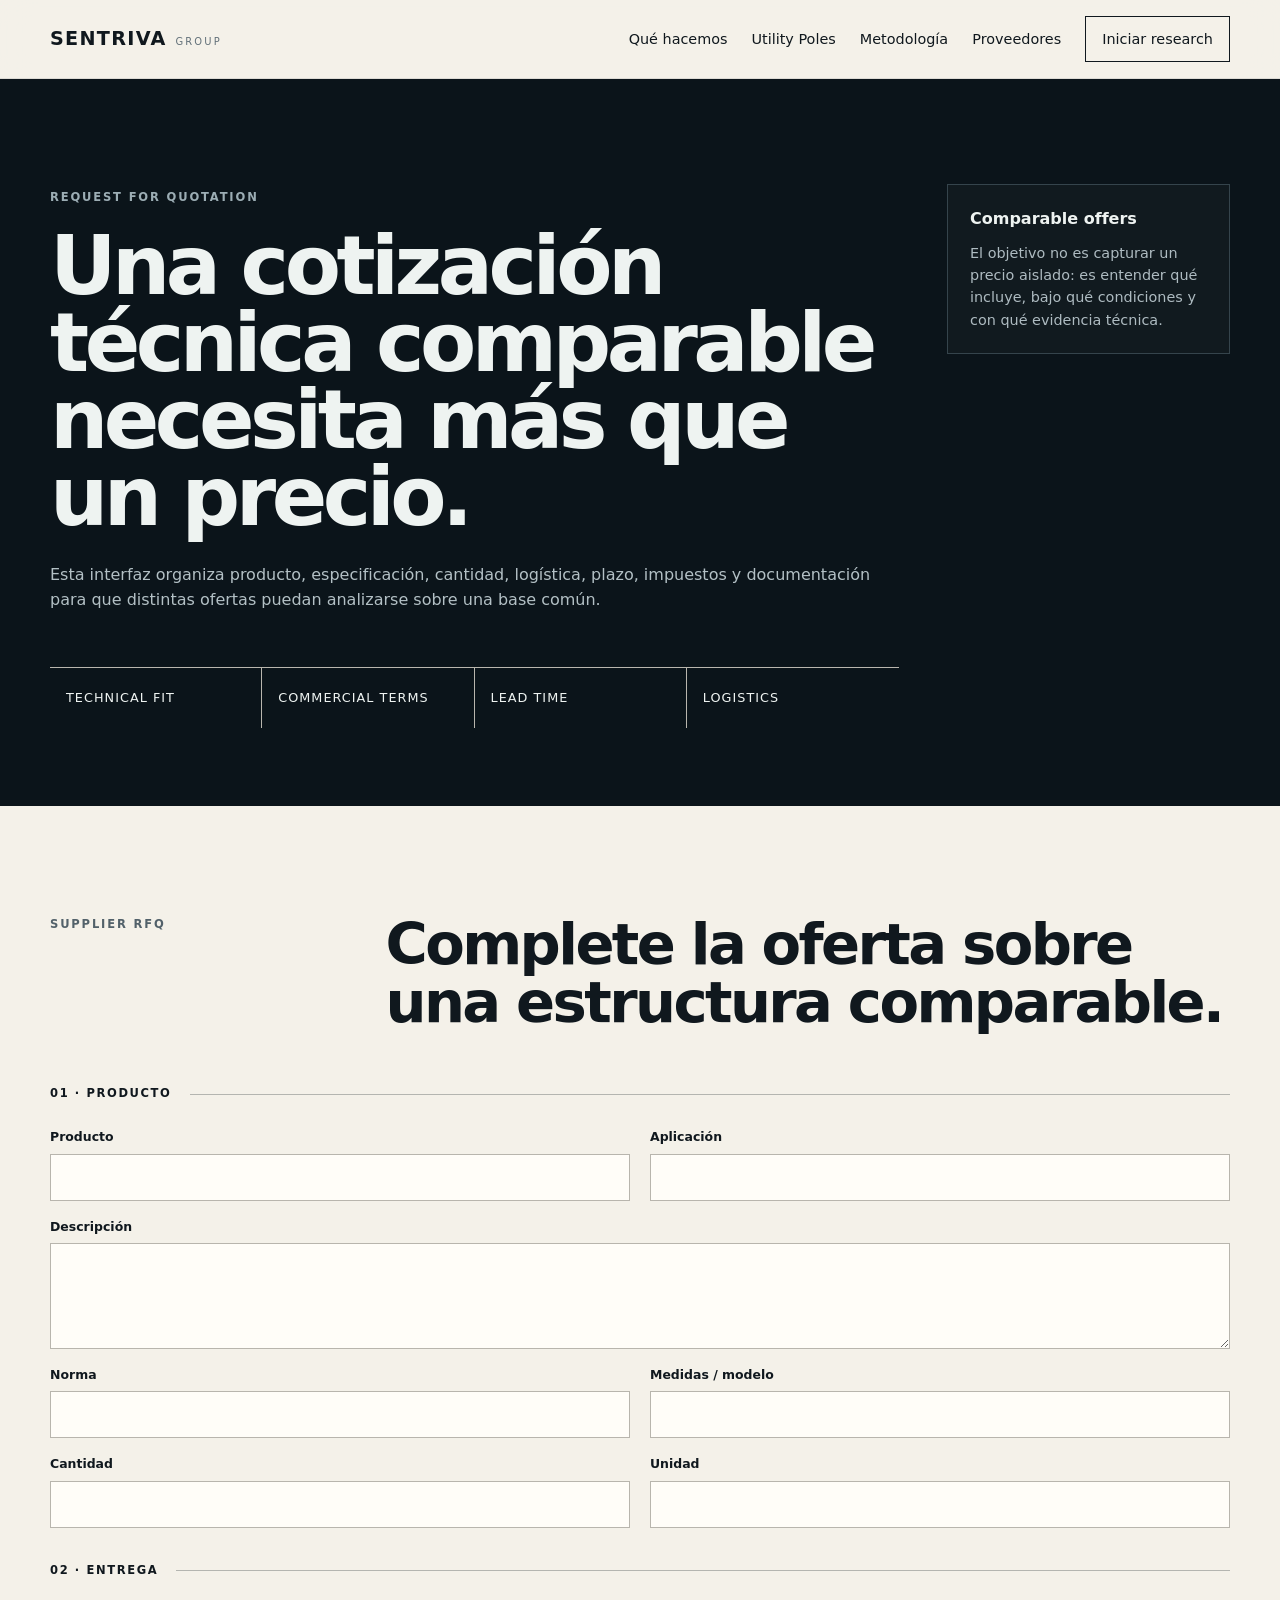
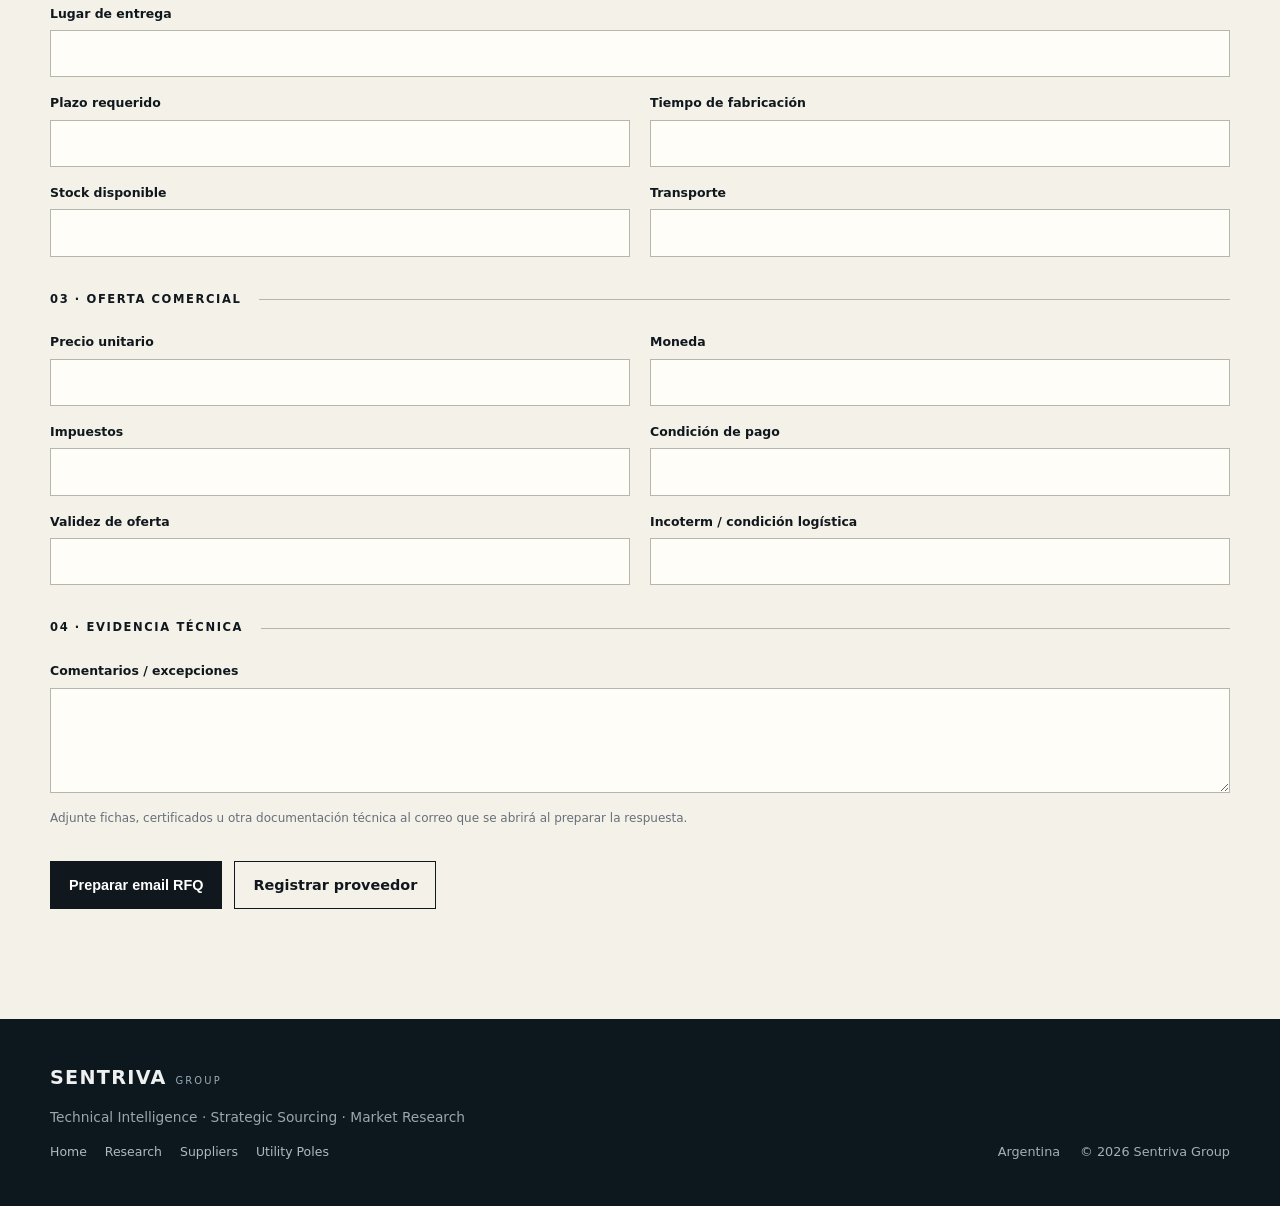
<file: rfq.html>
<!doctype html>
<html lang="es">
<head>
  <meta charset="utf-8" />
  <meta name="viewport" content="width=device-width,initial-scale=1" />
  <meta name="description" content="Formulario RFQ de Sentriva Group para proveedores y fabricantes." />
  <meta name="theme-color" content="#0b141a" />
  <title>Request for Quotation — Sentriva Group</title>
  <link rel="stylesheet" href="styles-v050.css" />
  <link rel="stylesheet" href="golden-v1.css" />
</head>
<body>
  <a class="skip-link" href="#main">Ir al contenido</a>
  <header class="site-header"><div class="shell nav-wrap"><a class="brand" href="index.html" aria-label="Sentriva Group"><span class="brand-main">SENTRIVA</span><span class="brand-group">GROUP</span></a><button class="nav-toggle" aria-label="Abrir navegación" aria-expanded="false"><span></span><span></span></button><nav class="nav" aria-label="Principal"><a href="index.html#what">Qué hacemos</a><a href="utility-poles.html">Utility Poles</a><a href="index.html#method">Metodología</a><a href="suppliers.html">Proveedores</a><a class="nav-cta" href="research.html">Iniciar research</a></nav></div></header>
  <main id="main">
    <section class="page-hero page-hero-premium"><div class="shell page-hero-grid"><div><span class="eyebrow">REQUEST FOR QUOTATION</span><h1>Una cotización técnica comparable necesita más que un precio.</h1><p>Esta interfaz organiza producto, especificación, cantidad, logística, plazo, impuestos y documentación para que distintas ofertas puedan analizarse sobre una base común.</p><div class="page-proof"><span>Technical fit</span><span>Commercial terms</span><span>Lead time</span><span>Logistics</span></div></div><aside class="page-note"><strong>Comparable offers</strong><p>El objetivo no es capturar un precio aislado: es entender qué incluye, bajo qué condiciones y con qué evidencia técnica.</p></aside></div></section>
    <section class="section shell"><div class="section-heading"><span class="eyebrow">SUPPLIER RFQ</span><h2>Complete la oferta sobre una estructura comparable.</h2></div><form class="data-form" data-email-form data-submission-default="EMAIL_FALLBACK" data-api-endpoint="/api/v1/rfq-responses" data-recipient="research@sentrivagroup.com" data-subject="RFQ response — Sentriva Group"><fieldset><legend>01 · Producto</legend><label>Producto<input name="product" required /></label><label>Aplicación<input name="application" /></label><label class="wide">Descripción<textarea name="description" rows="4"></textarea></label><label>Norma<input name="standard" /></label><label>Medidas / modelo<input name="dimensions" /></label><label>Cantidad<input name="quantity" required /></label><label>Unidad<input name="unit" required /></label></fieldset><fieldset><legend>02 · Entrega</legend><label class="wide">Lugar de entrega<input name="delivery_location" required /></label><label>Plazo requerido<input name="required_date" /></label><label>Tiempo de fabricación<input name="production_time" /></label><label>Stock disponible<input name="stock" /></label><label>Transporte<input name="transport" /></label></fieldset><fieldset><legend>03 · Oferta comercial</legend><label>Precio unitario<input name="unit_price" required /></label><label>Moneda<input name="currency" required /></label><label>Impuestos<input name="taxes" /></label><label>Condición de pago<input name="payment_terms" /></label><label>Validez de oferta<input name="validity" /></label><label>Incoterm / condición logística<input name="incoterm" /></label></fieldset><fieldset><legend>04 · Evidencia técnica</legend><label class="wide">Comentarios / excepciones<textarea name="comments" rows="4"></textarea></label><p class="form-note wide">Adjunte fichas, certificados u otra documentación técnica al correo que se abrirá al preparar la respuesta.</p></fieldset><div class="form-actions"><button class="button button-primary" type="submit">Preparar email RFQ</button><a class="button button-ghost" href="suppliers.html">Registrar proveedor</a></div></form></section>
  </main>
  <footer class="site-footer"><div class="shell footer-grid"><div><div class="brand brand-footer"><span class="brand-main">SENTRIVA</span><span class="brand-group">GROUP</span></div><p>Technical Intelligence · Strategic Sourcing · Market Research</p><div class="footer-links"><a href="index.html">Home</a><a href="research.html">Research</a><a href="suppliers.html">Suppliers</a><a href="utility-poles.html">Utility Poles</a></div></div><div class="footer-meta"><span>Argentina</span><span>© <span id="year"></span> Sentriva Group</span></div></div></footer><script src="script-v050.js"></script>
</body></html>
</file>
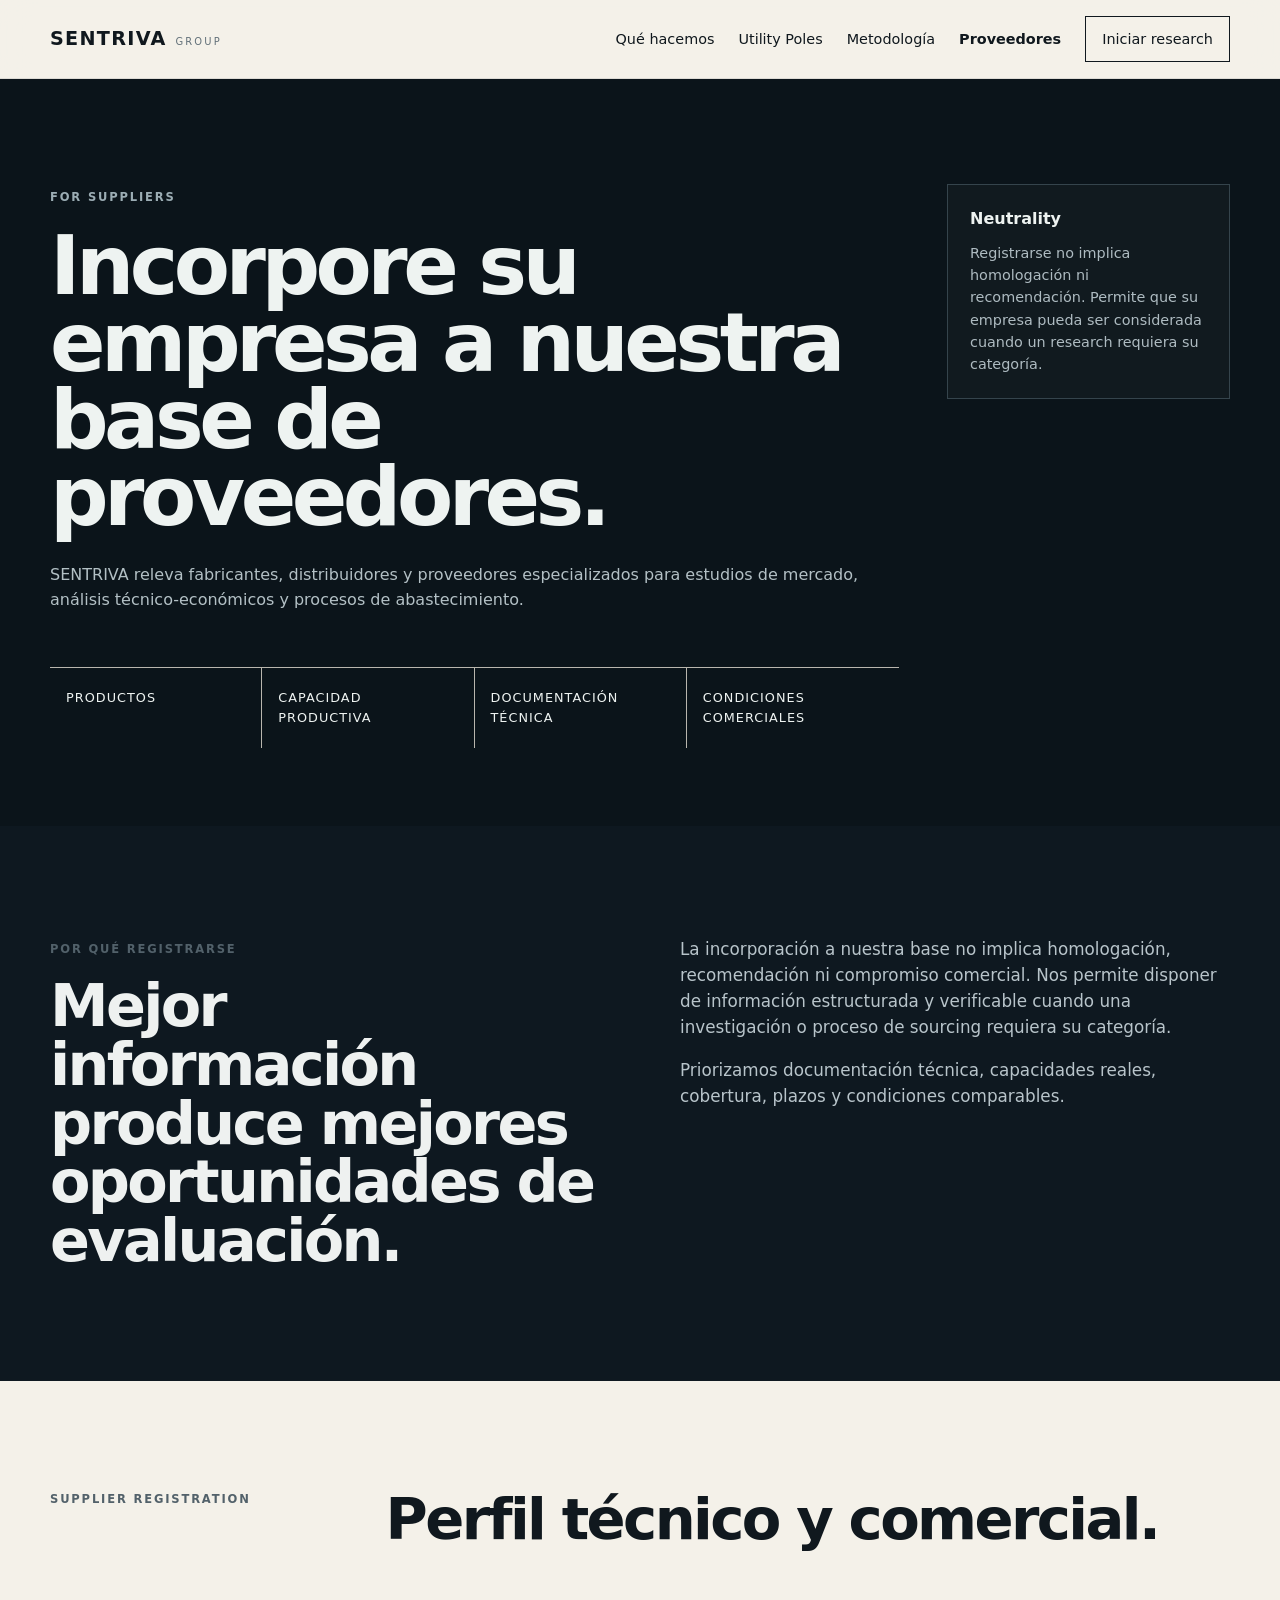
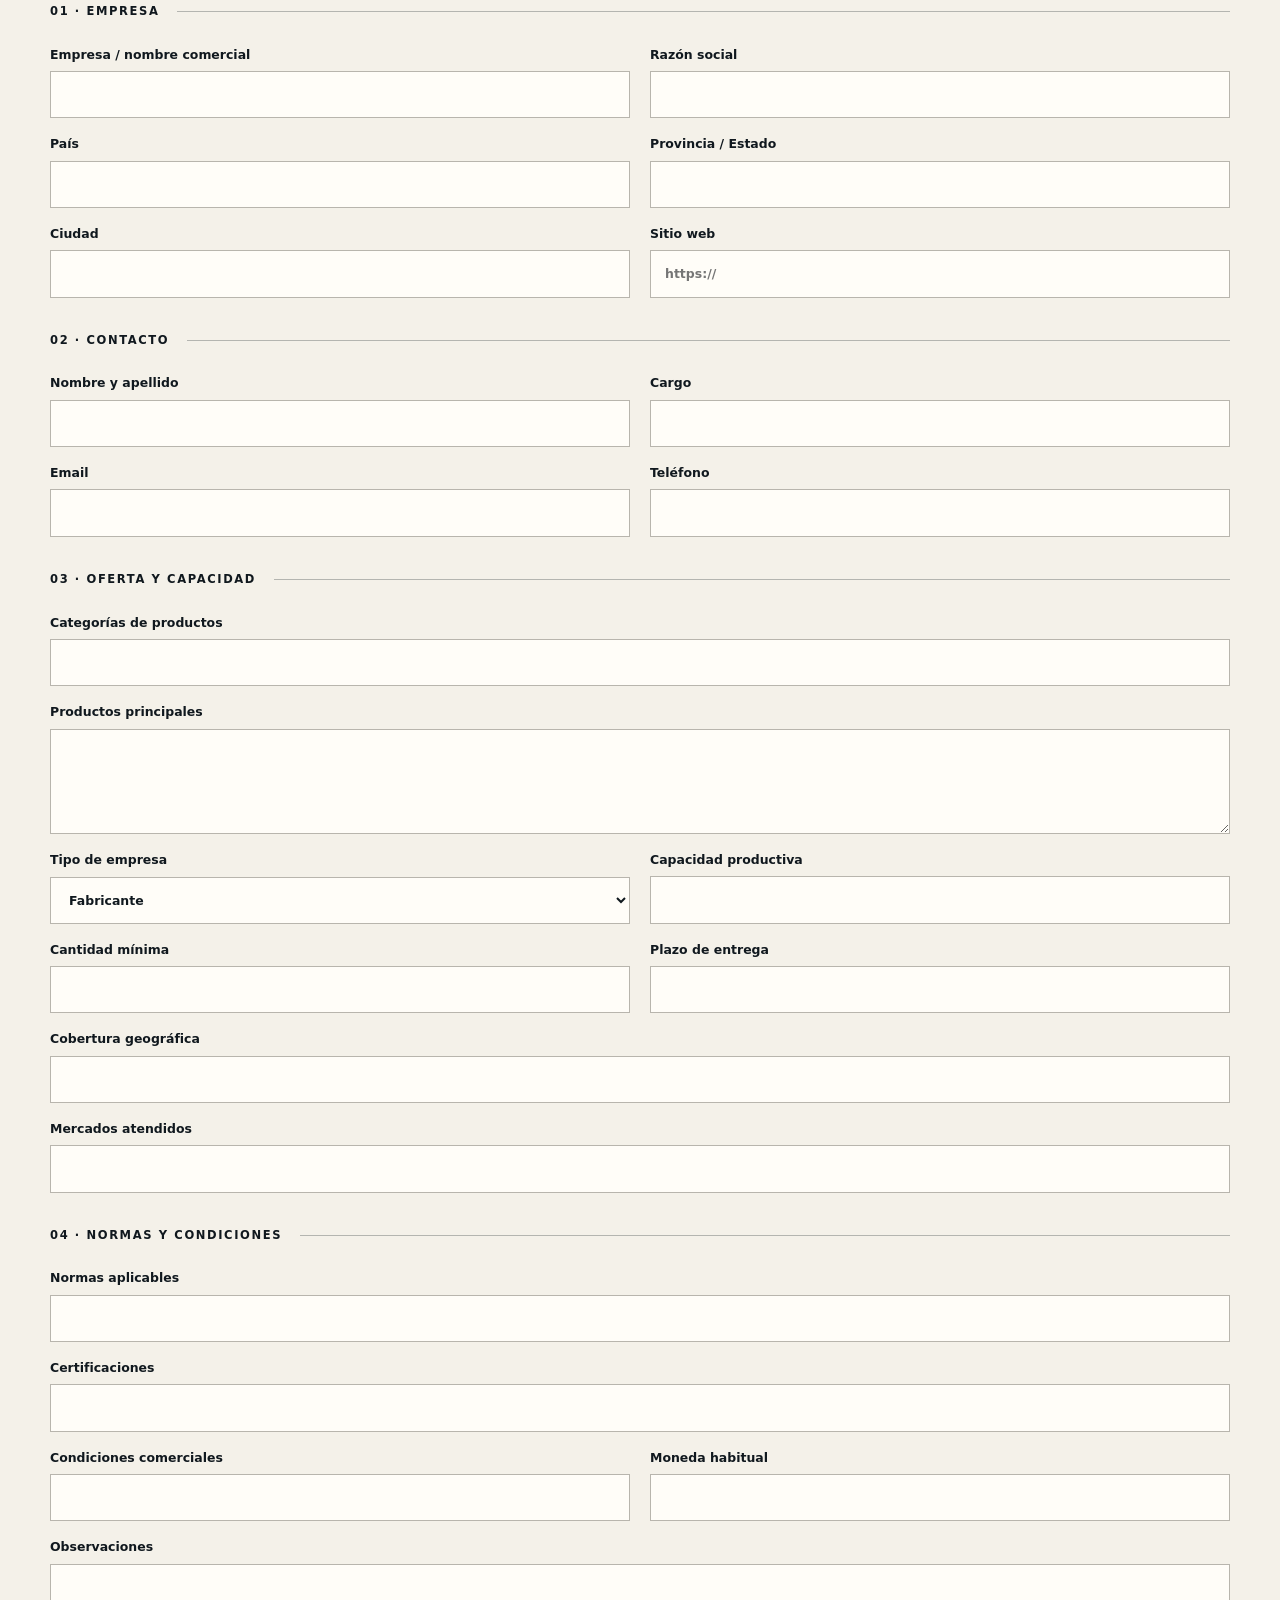
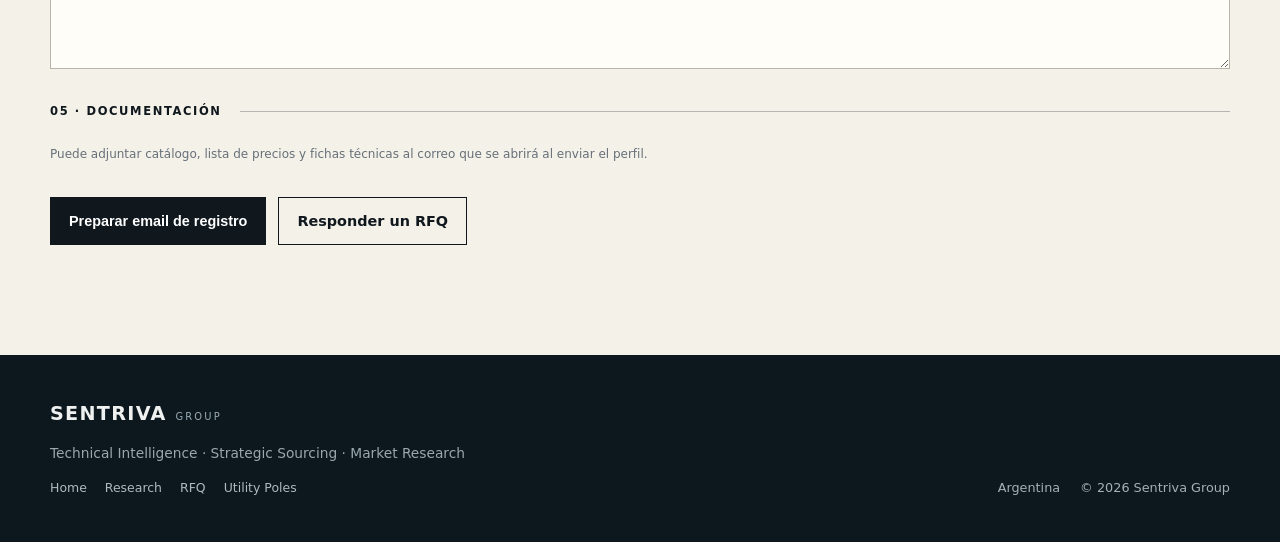
<file: suppliers.html>
<!doctype html>
<html lang="es">
<head>
  <meta charset="utf-8" />
  <meta name="viewport" content="width=device-width,initial-scale=1" />
  <meta name="description" content="Registre su empresa en la red de inteligencia de proveedores de Sentriva Group." />
  <meta name="theme-color" content="#0b141a" />
  <title>Para proveedores — Sentriva Group</title>
  <link rel="stylesheet" href="styles-v050.css" />
  <link rel="stylesheet" href="golden-v1.css" />
</head>
<body>
  <a class="skip-link" href="#main">Ir al contenido</a>
  <header class="site-header"><div class="shell nav-wrap"><a class="brand" href="index.html" aria-label="Sentriva Group"><span class="brand-main">SENTRIVA</span><span class="brand-group">GROUP</span></a><button class="nav-toggle" aria-label="Abrir navegación" aria-expanded="false"><span></span><span></span></button><nav class="nav" aria-label="Principal"><a href="index.html#what">Qué hacemos</a><a href="utility-poles.html">Utility Poles</a><a href="index.html#method">Metodología</a><a href="suppliers.html" aria-current="page">Proveedores</a><a class="nav-cta" href="research.html">Iniciar research</a></nav></div></header>
  <main id="main">
    <section class="page-hero page-hero-premium"><div class="shell page-hero-grid"><div><span class="eyebrow">FOR SUPPLIERS</span><h1>Incorpore su empresa a nuestra base de proveedores.</h1><p>SENTRIVA releva fabricantes, distribuidores y proveedores especializados para estudios de mercado, análisis técnico-económicos y procesos de abastecimiento.</p><div class="page-proof"><span>Productos</span><span>Capacidad productiva</span><span>Documentación técnica</span><span>Condiciones comerciales</span></div></div><aside class="page-note"><strong>Neutrality</strong><p>Registrarse no implica homologación ni recomendación. Permite que su empresa pueda ser considerada cuando un research requiera su categoría.</p></aside></div></section>
    <section class="section section-dark"><div class="shell two-col-intro"><div><span class="eyebrow">POR QUÉ REGISTRARSE</span><h2>Mejor información produce mejores oportunidades de evaluación.</h2></div><div class="prose"><p>La incorporación a nuestra base no implica homologación, recomendación ni compromiso comercial. Nos permite disponer de información estructurada y verificable cuando una investigación o proceso de sourcing requiera su categoría.</p><p>Priorizamos documentación técnica, capacidades reales, cobertura, plazos y condiciones comparables.</p></div></div></section>
    <section class="section shell"><div class="section-heading"><span class="eyebrow">SUPPLIER REGISTRATION</span><h2>Perfil técnico y comercial.</h2></div><form class="data-form" data-email-form data-submission-default="EMAIL_FALLBACK" data-api-endpoint="/api/v1/suppliers" data-recipient="research@sentrivagroup.com" data-subject="Supplier profile — Sentriva Group"><fieldset><legend>01 · Empresa</legend><label>Empresa / nombre comercial<input name="company" required /></label><label>Razón social<input name="legal_name" /></label><label>País<input name="country" required /></label><label>Provincia / Estado<input name="state" /></label><label>Ciudad<input name="city" /></label><label>Sitio web<input type="url" name="website" placeholder="https://" /></label></fieldset><fieldset><legend>02 · Contacto</legend><label>Nombre y apellido<input name="contact_name" required /></label><label>Cargo<input name="role" /></label><label>Email<input type="email" name="email" required /></label><label>Teléfono<input name="phone" /></label></fieldset><fieldset><legend>03 · Oferta y capacidad</legend><label class="wide">Categorías de productos<input name="categories" required /></label><label class="wide">Productos principales<textarea name="products" rows="4"></textarea></label><label>Tipo de empresa<select name="company_type"><option>Fabricante</option><option>Distribuidor</option><option>Importador</option><option>Integrador</option><option>Otro</option></select></label><label>Capacidad productiva<input name="capacity" /></label><label>Cantidad mínima<input name="moq" /></label><label>Plazo de entrega<input name="lead_time" /></label><label class="wide">Cobertura geográfica<input name="coverage" /></label><label class="wide">Mercados atendidos<input name="markets" /></label></fieldset><fieldset><legend>04 · Normas y condiciones</legend><label class="wide">Normas aplicables<input name="standards" /></label><label class="wide">Certificaciones<input name="certifications" /></label><label>Condiciones comerciales<input name="commercial_terms" /></label><label>Moneda habitual<input name="currency" /></label><label class="wide">Observaciones<textarea name="notes" rows="4"></textarea></label></fieldset><fieldset><legend>05 · Documentación</legend><p class="form-note wide">Puede adjuntar catálogo, lista de precios y fichas técnicas al correo que se abrirá al enviar el perfil.</p></fieldset><div class="form-actions"><button class="button button-primary" type="submit">Preparar email de registro</button><a class="button button-ghost" href="rfq.html">Responder un RFQ</a></div></form></section>
  </main>
  <footer class="site-footer"><div class="shell footer-grid"><div><div class="brand brand-footer"><span class="brand-main">SENTRIVA</span><span class="brand-group">GROUP</span></div><p>Technical Intelligence · Strategic Sourcing · Market Research</p><div class="footer-links"><a href="index.html">Home</a><a href="research.html">Research</a><a href="rfq.html">RFQ</a><a href="utility-poles.html">Utility Poles</a></div></div><div class="footer-meta"><span>Argentina</span><span>© <span id="year"></span> Sentriva Group</span></div></div></footer><script src="script-v050.js"></script>
</body></html>
</file>
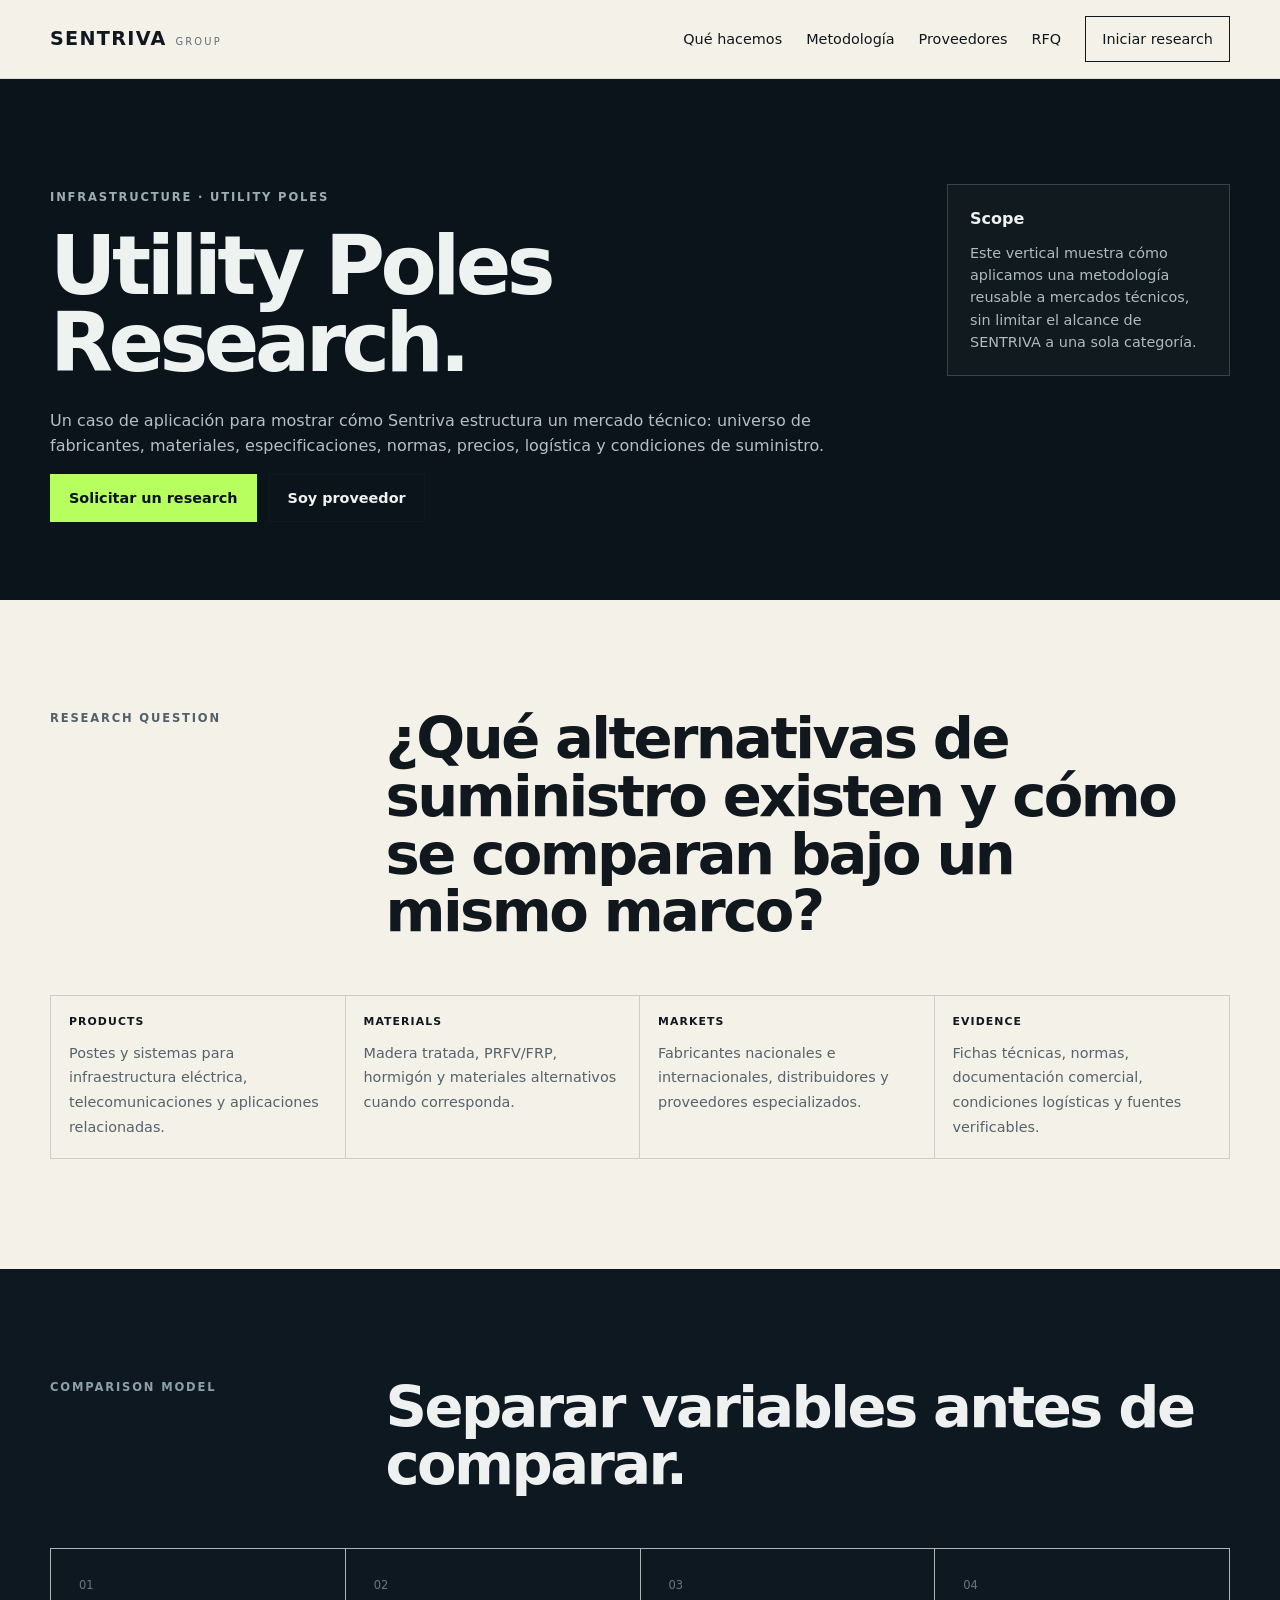
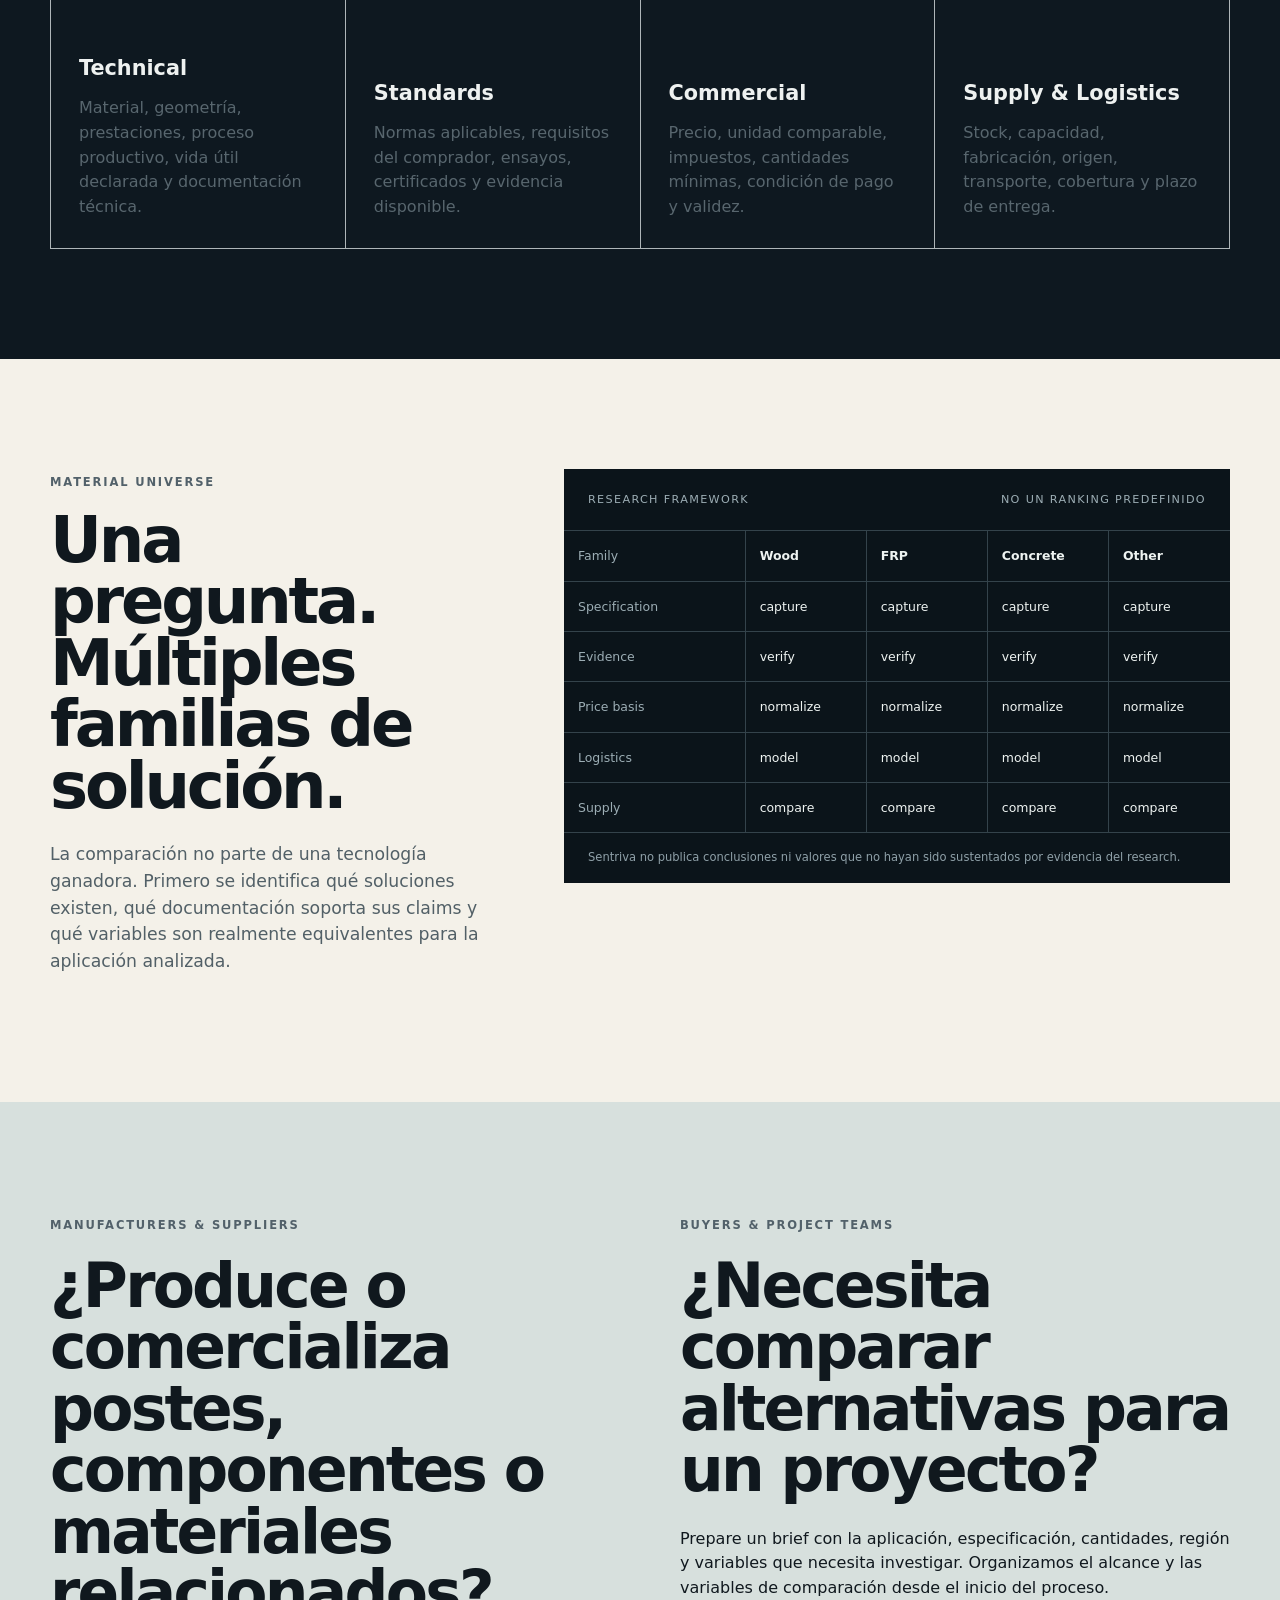
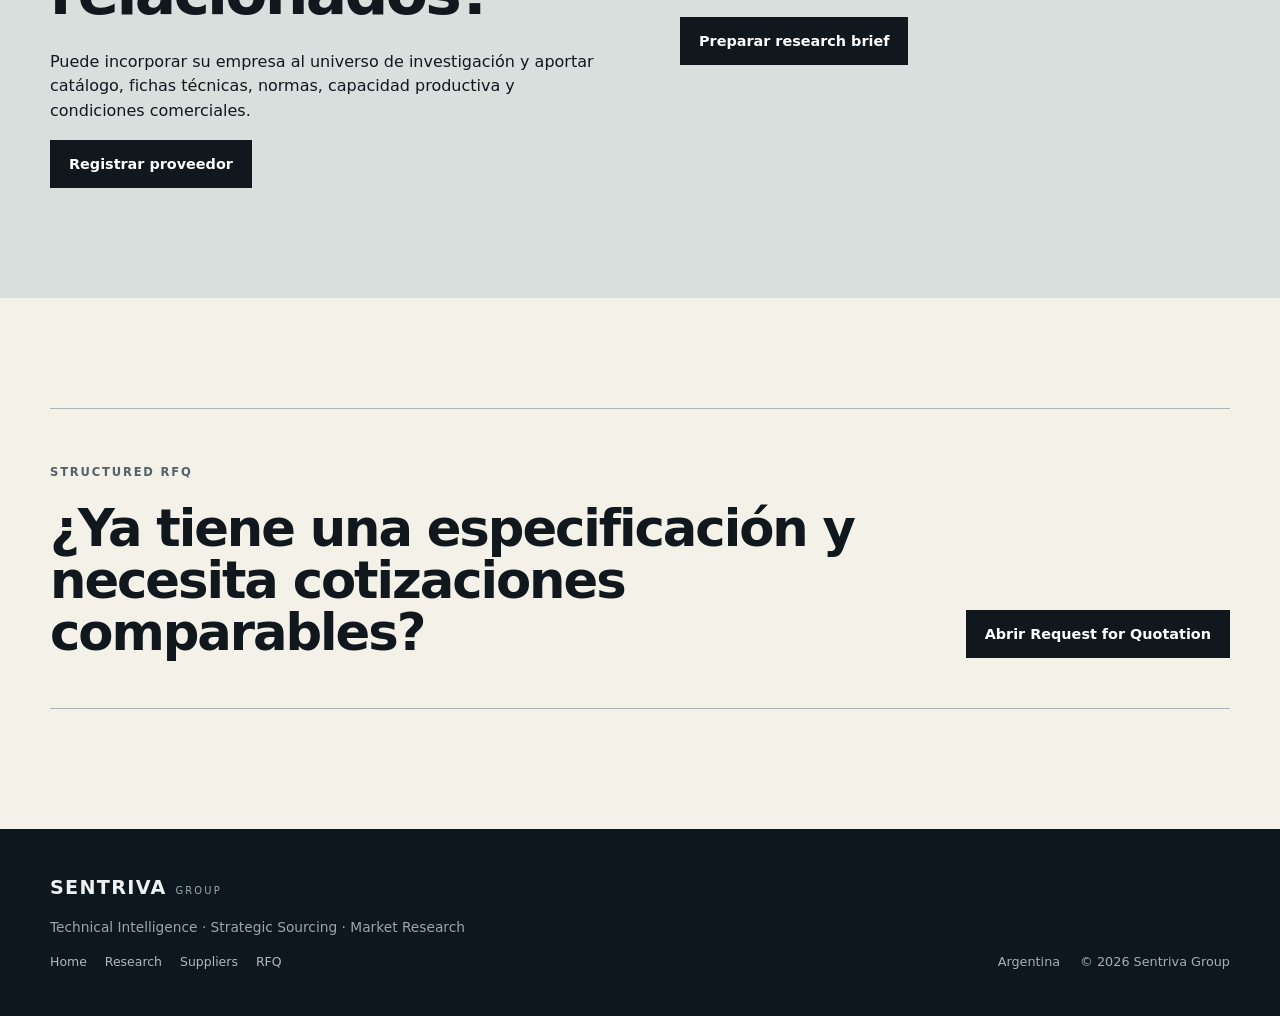
<file: utility-poles.html>
<!doctype html>
<html lang="es">
<head>
  <meta charset="utf-8" />
  <meta name="viewport" content="width=device-width,initial-scale=1" />
  <meta name="description" content="Sentriva Group — Infrastructure / Utility Poles Research. Technical intelligence y supplier intelligence aplicadas a infraestructura." />
  <meta name="theme-color" content="#0b141a" />
  <title>Utility Poles Research — Sentriva Group</title>
  <link rel="stylesheet" href="styles-v050.css" />
  <link rel="stylesheet" href="golden-v1.css" />
</head>
<body>
  <a class="skip-link" href="#main">Ir al contenido</a>
  <header class="site-header"><div class="shell nav-wrap"><a class="brand" href="index.html"><span class="brand-main">SENTRIVA</span><span class="brand-group">GROUP</span></a><button class="nav-toggle" aria-label="Abrir navegación" aria-expanded="false"><span></span><span></span></button><nav class="nav"><a href="index.html#what">Qué hacemos</a><a href="index.html#method">Metodología</a><a href="suppliers.html">Proveedores</a><a href="rfq.html">RFQ</a><a class="nav-cta" href="research.html">Iniciar research</a></nav></div></header>

  <main id="main">
    <section class="page-hero page-hero-premium">
      <div class="shell page-hero-grid">
        <div>
          <span class="eyebrow">INFRASTRUCTURE · UTILITY POLES</span>
          <h1>Utility Poles Research.</h1>
          <p>Un caso de aplicación para mostrar cómo Sentriva estructura un mercado técnico: universo de fabricantes, materiales, especificaciones, normas, precios, logística y condiciones de suministro.</p>
          <div class="hero-actions"><a class="button button-primary" href="research.html">Solicitar un research</a><a class="button button-ghost" href="suppliers.html">Soy proveedor</a></div>
        </div>
        <aside class="page-note"><strong>Scope</strong><p>Este vertical muestra cómo aplicamos una metodología reusable a mercados técnicos, sin limitar el alcance de SENTRIVA a una sola categoría.</p></aside>
      </div>
    </section>

    <section class="section shell">
      <div class="section-heading"><span class="eyebrow">RESEARCH QUESTION</span><h2>¿Qué alternativas de suministro existen y cómo se comparan bajo un mismo marco?</h2></div>
      <div class="case-facts">
        <div><b>Products</b><span>Postes y sistemas para infraestructura eléctrica, telecomunicaciones y aplicaciones relacionadas.</span></div>
        <div><b>Materials</b><span>Madera tratada, PRFV/FRP, hormigón y materiales alternativos cuando corresponda.</span></div>
        <div><b>Markets</b><span>Fabricantes nacionales e internacionales, distribuidores y proveedores especializados.</span></div>
        <div><b>Evidence</b><span>Fichas técnicas, normas, documentación comercial, condiciones logísticas y fuentes verificables.</span></div>
      </div>
    </section>

    <section class="section section-dark">
      <div class="shell">
        <div class="section-heading section-heading-light"><span class="eyebrow">COMPARISON MODEL</span><h2>Separar variables antes de comparar.</h2></div>
        <div class="capability-grid">
          <article class="card"><span class="card-num">01</span><h3>Technical</h3><p>Material, geometría, prestaciones, proceso productivo, vida útil declarada y documentación técnica.</p></article>
          <article class="card"><span class="card-num">02</span><h3>Standards</h3><p>Normas aplicables, requisitos del comprador, ensayos, certificados y evidencia disponible.</p></article>
          <article class="card"><span class="card-num">03</span><h3>Commercial</h3><p>Precio, unidad comparable, impuestos, cantidades mínimas, condición de pago y validez.</p></article>
          <article class="card"><span class="card-num">04</span><h3>Supply & Logistics</h3><p>Stock, capacidad, fabricación, origen, transporte, cobertura y plazo de entrega.</p></article>
        </div>
      </div>
    </section>

    <section class="section shell">
      <div class="case-layout">
        <div class="case-copy"><span class="eyebrow">MATERIAL UNIVERSE</span><h2>Una pregunta. Múltiples familias de solución.</h2><p>La comparación no parte de una tecnología ganadora. Primero se identifica qué soluciones existen, qué documentación soporta sus claims y qué variables son realmente equivalentes para la aplicación analizada.</p></div>
        <div class="case-matrix">
          <div class="matrix-head"><span>Research framework</span><span>No un ranking predefinido</span></div>
          <div class="matrix-row"><span class="label">Family</span><span class="material">Wood</span><span class="material">FRP</span><span class="material">Concrete</span><span class="material">Other</span></div>
          <div class="matrix-row"><span class="label">Specification</span><span>capture</span><span>capture</span><span>capture</span><span>capture</span></div>
          <div class="matrix-row"><span class="label">Evidence</span><span>verify</span><span>verify</span><span>verify</span><span>verify</span></div>
          <div class="matrix-row"><span class="label">Price basis</span><span>normalize</span><span>normalize</span><span>normalize</span><span>normalize</span></div>
          <div class="matrix-row"><span class="label">Logistics</span><span>model</span><span>model</span><span>model</span><span>model</span></div>
          <div class="matrix-row"><span class="label">Supply</span><span>compare</span><span>compare</span><span>compare</span><span>compare</span></div>
          <div class="matrix-note">Sentriva no publica conclusiones ni valores que no hayan sido sustentados por evidencia del research.</div>
        </div>
      </div>
    </section>

    <section class="section network-callout">
      <div class="shell supplier-grid">
        <div><span class="eyebrow">MANUFACTURERS & SUPPLIERS</span><h2>¿Produce o comercializa postes, componentes o materiales relacionados?</h2><p>Puede incorporar su empresa al universo de investigación y aportar catálogo, fichas técnicas, normas, capacidad productiva y condiciones comerciales.</p><a class="button button-primary" href="suppliers.html">Registrar proveedor</a></div>
        <div><span class="eyebrow">BUYERS & PROJECT TEAMS</span><h2>¿Necesita comparar alternativas para un proyecto?</h2><p>Prepare un brief con la aplicación, especificación, cantidades, región y variables que necesita investigar. Organizamos el alcance y las variables de comparación desde el inicio del proceso.</p><a class="button button-primary" href="research.html">Preparar research brief</a></div>
      </div>
    </section>

    <section class="section shell contact-section"><div class="contact-card"><div><span class="eyebrow">STRUCTURED RFQ</span><h2>¿Ya tiene una especificación y necesita cotizaciones comparables?</h2></div><a class="button button-primary" href="rfq.html">Abrir Request for Quotation</a></div></section>
  </main>

  <footer class="site-footer"><div class="shell footer-grid"><div><div class="brand brand-footer"><span class="brand-main">SENTRIVA</span><span class="brand-group">GROUP</span></div><p>Technical Intelligence · Strategic Sourcing · Market Research</p><div class="footer-links"><a href="index.html">Home</a><a href="research.html">Research</a><a href="suppliers.html">Suppliers</a><a href="rfq.html">RFQ</a></div></div><div class="footer-meta"><span>Argentina</span><span>© <span id="year"></span> Sentriva Group</span></div></div></footer>
  <script src="script-v050.js"></script>
</body>
</html>
</file>
<file: styles-v051.css>
*{box-sizing:border-box}html{scroll-behavior:smooth}body{margin:0;font-family:Inter,ui-sans-serif,system-ui,-apple-system,BlinkMacSystemFont,"Segoe UI",sans-serif;background:#f4f1e9;color:#10181e;line-height:1.55}a{color:inherit}.skip-link{position:absolute;left:-999px;top:0}.skip-link:focus{left:1rem;top:1rem;z-index:1000;background:white;padding:.7rem 1rem}.shell{width:min(1180px,calc(100% - 40px));margin:0 auto}.site-header{position:sticky;top:0;z-index:50;background:rgba(244,241,233,.92);backdrop-filter:blur(16px);border-bottom:1px solid rgba(16,24,30,.1)}.nav-wrap{height:78px;display:flex;align-items:center;justify-content:space-between}.brand{text-decoration:none;display:inline-flex;align-items:baseline;gap:.55rem;letter-spacing:.08em}.brand-main{font-weight:800;font-size:1.2rem}.brand-group{font-size:.62rem;letter-spacing:.22em;color:#627079}.nav{display:flex;gap:1.5rem;align-items:center;font-size:.9rem}.nav a{text-decoration:none}.nav a[aria-current=page]{font-weight:800}.nav-cta{border:1px solid #10181e;padding:.7rem 1rem}.nav-toggle{display:none;background:none;border:0}.hero{padding:110px 0 85px}.hero-kicker,.eyebrow,.signal-label{font-size:.72rem;letter-spacing:.16em;text-transform:uppercase;color:#52616a;font-weight:700}.hero-grid{display:grid;grid-template-columns:1.35fr .65fr;gap:70px;align-items:end;margin-top:24px}.hero h1{font-size:clamp(3rem,7vw,6.6rem);letter-spacing:-.055em;line-height:.92;margin:0;max-width:900px}.hero-copy{font-size:1.2rem;max-width:720px;color:#4d5b63;margin:32px 0}.hero-actions{display:flex;gap:12px;flex-wrap:wrap}.button{display:inline-flex;align-items:center;justify-content:center;min-height:48px;padding:0 18px;border:1px solid #10181e;text-decoration:none;font-weight:700;font-size:.9rem;cursor:pointer}.button-primary{background:#10181e;color:#fff}.button-ghost{background:transparent}.signal-panel{border:1px solid #a9b0b3;padding:24px;background:rgba(255,255,255,.28)}.signal-flow{display:grid;gap:7px;margin-top:20px}.signal-flow span{font-size:.88rem;padding:9px 11px;border:1px solid rgba(16,24,30,.18);background:rgba(255,255,255,.48)}.signal-flow i{height:12px;border-left:1px solid #7a858b;margin-left:16px}.proof-strip{border-top:1px solid #c4c1ba;border-bottom:1px solid #c4c1ba}.proof-grid{display:grid;grid-template-columns:repeat(4,1fr)}.proof-grid div{padding:28px 24px;border-right:1px solid #c4c1ba;display:flex;gap:12px;align-items:center}.proof-grid div:last-child{border-right:0}.proof-grid strong{font-size:.72rem}.proof-grid span{font-size:.88rem}.section{padding:110px 0}.section-heading{display:grid;grid-template-columns:.35fr 1fr;gap:40px;align-items:start;margin-bottom:54px}.section-heading h2{margin:0;font-size:clamp(2.2rem,4.5vw,4.6rem);line-height:1;letter-spacing:-.045em}.capability-grid{display:grid;grid-template-columns:repeat(4,1fr);border-top:1px solid #aeb5b8;border-left:1px solid #aeb5b8}.card{padding:28px;border-right:1px solid #aeb5b8;border-bottom:1px solid #aeb5b8;min-height:300px;display:flex;flex-direction:column}.card-num{font-size:.72rem;color:#69757b}.card h3{font-size:1.3rem;margin-top:auto;margin-bottom:12px}.card p{color:#58666e;margin:0}.section-dark{background:#0e1820;color:#eef1f0}.section-heading-light .eyebrow{color:#8da0aa}.industry-list{display:grid;grid-template-columns:repeat(3,1fr);border-top:1px solid #35444d;border-left:1px solid #35444d}.industry-list span{padding:28px;border-right:1px solid #35444d;border-bottom:1px solid #35444d;font-size:1.25rem}.method-grid{display:grid;grid-template-columns:repeat(7,1fr);border-top:1px solid #b7b9b6}.method-grid article{padding:26px 18px;border-right:1px solid #b7b9b6}.method-grid article:first-child{border-left:1px solid #b7b9b6}.method-grid b{font-size:.72rem}.method-grid h3{margin:48px 0 10px}.method-grid p{font-size:.9rem;color:#59666d}.supplier-section{background:#dfe7e5}.supplier-grid{display:grid;grid-template-columns:1fr 1fr;gap:80px}.supplier-grid h2{font-size:clamp(2.3rem,4.8vw,4.8rem);line-height:1;letter-spacing:-.045em;margin:18px 0 26px}.clean-list{list-style:none;padding:0;margin:30px 0}.clean-list li{padding:12px 0;border-top:1px solid rgba(16,24,30,.2)}.supplier-form{display:grid;grid-template-columns:1fr 1fr;gap:14px;background:#f4f1e9;padding:24px}.supplier-form label{display:grid;gap:7px;font-size:.78rem;font-weight:700}.supplier-form input,.supplier-form textarea{width:100%;border:1px solid #b8b5ad;background:#fffdf8;padding:12px;font:inherit}.full{grid-column:1/-1}.form-note{font-size:.75rem;color:#667078;margin:0}.contact-section{padding-bottom:120px}.contact-card{border-top:1px solid #aeb5b8;border-bottom:1px solid #aeb5b8;padding:50px 0;display:flex;align-items:end;justify-content:space-between;gap:30px}.contact-card h2{font-size:clamp(2rem,4vw,4rem);line-height:1.02;max-width:850px;margin:18px 0 0;letter-spacing:-.04em}.site-footer{background:#0d171e;color:#eef1f0;padding:44px 0}.footer-grid{display:flex;align-items:end;justify-content:space-between;gap:24px}.brand-footer .brand-group{color:#9aabb4}.site-footer p{color:#9aa7ad;font-size:.86rem}.footer-meta{display:flex;gap:20px;font-size:.8rem;color:#a4b0b6}.page-hero{padding:105px 0 78px}.page-hero h1{font-size:clamp(3rem,6.4vw,6rem);line-height:.94;letter-spacing:-.055em;max-width:1000px;margin:18px 0 28px}.page-hero>p{font-size:1.18rem;color:#52616a;max-width:790px;margin:0}.page-proof{display:grid;grid-template-columns:repeat(4,1fr);border-top:1px solid #b9b6ae;margin-top:55px}.page-proof span{padding:20px 16px;border-right:1px solid #b9b6ae;font-size:.8rem;text-transform:uppercase;letter-spacing:.08em}.page-proof span:last-child{border-right:0}.two-col-intro{display:grid;grid-template-columns:1fr 1fr;gap:80px}.two-col-intro h2{font-size:clamp(2.2rem,4.6vw,4.5rem);line-height:1;letter-spacing:-.045em;margin:16px 0 0}.prose{font-size:1.05rem;color:#b8c4ca}.prose p:first-child{margin-top:0}.method-compact{display:grid;grid-template-columns:repeat(4,1fr);border-top:1px solid #35444d;border-left:1px solid #35444d}.method-compact article{padding:26px;border-right:1px solid #35444d;border-bottom:1px solid #35444d}.method-compact b{font-size:.72rem;color:#8fa0a8}.method-compact h3{margin:40px 0 8px}.method-compact p{margin:0;color:#aebbc1;font-size:.9rem}.data-form{display:grid;gap:34px}.data-form fieldset{border:0;border-top:1px solid #b4b5b0;padding:24px 0 0;margin:0;display:grid;grid-template-columns:repeat(2,1fr);gap:16px 20px}.data-form legend{padding:0 18px 0 0;font-size:.72rem;letter-spacing:.14em;font-weight:800;text-transform:uppercase}.data-form label{display:grid;gap:7px;font-size:.78rem;font-weight:700}.data-form input,.data-form textarea,.data-form select{width:100%;border:1px solid #b8b5ad;background:#fffdf8;padding:13px 14px;font:inherit;color:#10181e;border-radius:0}.data-form textarea{resize:vertical}.data-form input:focus,.data-form textarea:focus,.data-form select:focus{outline:2px solid #10181e;outline-offset:2px}.data-form .wide{grid-column:1/-1}.form-actions{display:flex;gap:12px;flex-wrap:wrap;align-items:center}.form-actions+.form-note{max-width:700px}@media(max-width:980px){.hero-grid,.supplier-grid,.two-col-intro{grid-template-columns:1fr}.signal-panel{max-width:520px}.capability-grid{grid-template-columns:repeat(2,1fr)}.method-grid{grid-template-columns:repeat(2,1fr)}.industry-list{grid-template-columns:repeat(2,1fr)}.section-heading{grid-template-columns:1fr}.proof-grid{grid-template-columns:repeat(2,1fr)}.contact-card{align-items:flex-start;flex-direction:column}.page-proof,.method-compact{grid-template-columns:repeat(2,1fr)}}@media(max-width:720px){.shell{width:min(100% - 28px,1180px)}.nav-toggle{display:grid;gap:5px;padding:8px}.nav-toggle span{display:block;width:24px;height:1px;background:#111}.nav{position:absolute;left:14px;right:14px;top:68px;background:#f4f1e9;border:1px solid #b8b6b0;padding:18px;display:none;flex-direction:column;align-items:stretch}.nav.is-open{display:flex}.hero{padding:80px 0 60px}.hero h1{font-size:clamp(3rem,16vw,5.2rem)}.proof-grid,.capability-grid,.industry-list,.method-grid,.page-proof,.method-compact{grid-template-columns:1fr}.proof-grid div,.page-proof span{border-right:0;border-bottom:1px solid #c4c1ba}.supplier-form,.data-form fieldset{grid-template-columns:1fr}.data-form .wide{grid-column:auto}.section{padding:80px 0}.page-hero{padding:78px 0 56px}.footer-grid{align-items:flex-start;flex-direction:column}.footer-meta{flex-direction:column;gap:6px}}
</file>
<file: golden-v101.css>
:root{--ink:#0b141a;--ink-2:#12212a;--paper:#f3efe6;--paper-2:#e9e3d7;--mint:#c6d8d3;--line:rgba(11,20,26,.16);--line-dark:rgba(235,241,239,.16);--signal:#b7ff5e;--muted:#69767d}.golden-hero{background:var(--ink);color:#f4f6f3;overflow:hidden;border-bottom:1px solid #26343c}.golden-hero .shell{position:relative}.golden-hero .hero-kicker{color:#a8b8bf;padding-top:28px}.golden-hero .hero-grid{min-height:720px;align-items:center;margin-top:0;padding:54px 0 76px}.golden-hero h1{max-width:930px}.golden-hero .hero-copy{color:#b9c4c8;max-width:700px}.golden-hero .button-primary{background:var(--signal);color:#0b141a;border-color:var(--signal)}.golden-hero .button-ghost{border-color:#50606a;color:#eef3f1}.intelligence-canvas{border:1px solid #35444c;background:linear-gradient(180deg,rgba(255,255,255,.03),rgba(255,255,255,.01));padding:22px;position:relative}.intelligence-canvas:before{content:"";position:absolute;inset:0;background-image:linear-gradient(rgba(255,255,255,.035) 1px,transparent 1px),linear-gradient(90deg,rgba(255,255,255,.035) 1px,transparent 1px);background-size:28px 28px;pointer-events:none}.canvas-head,.canvas-foot{display:flex;justify-content:space-between;gap:18px;position:relative;z-index:1;color:#9babb2;font-size:.68rem;letter-spacing:.12em;text-transform:uppercase}.canvas-flow{position:relative;z-index:1;display:grid;gap:0;margin:32px 0}.canvas-node{display:grid;grid-template-columns:42px 1fr auto;gap:14px;align-items:center;padding:14px 0;border-top:1px solid #33424a}.canvas-node:last-child{border-bottom:1px solid #33424a}.canvas-node b{font-size:.7rem;color:var(--signal)}.canvas-node span{font-size:.92rem}.canvas-node em{font-style:normal;font-size:.68rem;color:#87969d;text-transform:uppercase;letter-spacing:.09em}.canvas-foot strong{color:#eef3f1;font-weight:600}.golden-proof{background:#111d24;color:#eef3f1;border-color:#2b3941}.golden-proof .proof-grid div{border-color:#2b3941}.golden-proof .proof-grid strong{color:var(--signal)}.credibility-grid{display:grid;grid-template-columns:1.05fr .95fr;gap:72px;align-items:start}.credibility-copy h2,.case-copy h2{font-size:clamp(2.4rem,5vw,5.2rem);line-height:.96;letter-spacing:-.05em;margin:16px 0 24px}.credibility-copy p,.case-copy p{font-size:1.08rem;color:#526067;max-width:720px}.credibility-stack{border-top:1px solid var(--line)}.credibility-item{display:grid;grid-template-columns:48px 1fr;gap:18px;padding:22px 0;border-bottom:1px solid var(--line)}.credibility-item b{font-size:.72rem}.credibility-item h3{margin:0 0 7px;font-size:1rem}.credibility-item p{margin:0;color:#68747a;font-size:.9rem}.case-section{background:var(--paper-2)}.case-layout{display:grid;grid-template-columns:.8fr 1.2fr;gap:70px;align-items:start}.case-tag{display:inline-flex;border:1px solid var(--ink);padding:7px 10px;font-size:.68rem;letter-spacing:.12em;text-transform:uppercase}.case-matrix{background:var(--ink);color:#eef3f1;padding:0}.matrix-head{padding:22px 24px;border-bottom:1px solid #34434b;display:flex;justify-content:space-between;gap:18px}.matrix-head span{font-size:.7rem;letter-spacing:.12em;text-transform:uppercase;color:#9cadb4}.matrix-row{display:grid;grid-template-columns:1.2fr repeat(4,.8fr);border-bottom:1px solid #34434b}.matrix-row>*{padding:15px 14px;border-right:1px solid #34434b;font-size:.78rem}.matrix-row>*:last-child{border-right:0}.matrix-row .label{color:#9cadb4}.matrix-row .material{font-weight:700}.matrix-note{padding:16px 24px;color:#8fa0a8;font-size:.72rem}.case-actions{display:flex;gap:12px;flex-wrap:wrap;margin-top:28px}.method-intro{max-width:760px;color:#657179;margin:-28px 0 44px}.method-grid article{position:relative;min-height:250px}.method-grid article:after{content:"";position:absolute;top:0;left:0;width:36%;height:3px;background:#111d24}.method-grid article:nth-child(3):after,.method-grid article:nth-child(7):after{background:var(--signal)}.network-callout{background:#d7e0dd}.network-inner{display:grid;grid-template-columns:.85fr 1.15fr;gap:70px;align-items:center}.network-diagram{display:grid;grid-template-columns:repeat(3,1fr);gap:10px}.network-diagram div{border:1px solid rgba(11,20,26,.22);padding:18px;min-height:110px;background:rgba(255,255,255,.32)}.network-diagram b{display:block;font-size:.66rem;margin-bottom:28px}.network-diagram span{font-size:.86rem}.network-diagram .focus{background:var(--ink);color:#eef3f1;border-color:var(--ink)}.network-copy h2{font-size:clamp(2.2rem,4vw,4.4rem);line-height:.98;letter-spacing:-.045em;margin:16px 0 22px}.network-copy p{color:#55636a}.footer-links{display:flex;gap:18px;flex-wrap:wrap;margin-top:14px}.footer-links a{font-size:.78rem;color:#aebac0;text-decoration:none}.footer-links a:hover{text-decoration:underline}.page-hero-premium{background:var(--ink);color:#eef3f1}.page-hero-premium .eyebrow{color:#9cadb4}.page-hero-premium p{color:#b3c0c5}.page-hero-premium .button-primary{background:var(--signal);border-color:var(--signal);color:var(--ink)}.case-facts{display:grid;grid-template-columns:repeat(4,1fr);border:1px solid var(--line);margin-top:36px}.case-facts div{padding:18px;border-right:1px solid var(--line)}.case-facts div:last-child{border-right:0}.case-facts b{display:block;font-size:.68rem;text-transform:uppercase;letter-spacing:.1em;margin-bottom:10px}.case-facts span{color:#56636a;font-size:.9rem}
.hero-visual-stack{display:grid;gap:14px}.editorial-photo{position:relative;margin:0;overflow:hidden;background:#101a20}.editorial-photo img{display:block;width:100%;height:100%;object-fit:cover;filter:saturate(.78) contrast(1.05)}.hero-photo{height:245px;border:1px solid #35444c}.hero-photo:after,.editorial-image-band .editorial-photo:after{content:"";position:absolute;inset:0;background:linear-gradient(180deg,rgba(6,13,18,.04) 35%,rgba(6,13,18,.78) 100%);pointer-events:none}.editorial-photo figcaption{position:absolute;left:18px;right:18px;bottom:16px;z-index:2;display:flex;justify-content:space-between;gap:18px;align-items:end;color:#f3f6f4}.editorial-photo figcaption span{font-size:.62rem;letter-spacing:.13em;text-transform:uppercase;color:#c9d3d2}.editorial-photo figcaption b{max-width:62%;font-size:.78rem;font-weight:600;text-align:right}.editorial-image-band{background:#111d24;padding:0 0 74px}.editorial-image-grid{display:grid;grid-template-columns:1.35fr .65fr;gap:14px}.editorial-image-grid .editorial-photo{height:390px;border:1px solid #2d3c44}.editorial-image-grid .editorial-photo-large{height:470px;margin-top:48px}.editorial-image-grid img{transition:transform .7s ease,filter .7s ease}.editorial-image-grid .editorial-photo:hover img{transform:scale(1.018);filter:saturate(.9) contrast(1.07)}
@media(max-width:980px){.credibility-grid,.case-layout,.network-inner{grid-template-columns:1fr}.golden-hero .hero-grid{min-height:auto}.case-facts{grid-template-columns:repeat(2,1fr)}.matrix-row{grid-template-columns:1.1fr repeat(4,.8fr);overflow:auto}.editorial-image-grid{grid-template-columns:1fr 1fr}.editorial-image-grid .editorial-photo,.editorial-image-grid .editorial-photo-large{height:340px;margin-top:0}}@media(max-width:720px){.golden-hero .hero-grid{padding:36px 0 56px}.intelligence-canvas{margin-top:0}.canvas-node{grid-template-columns:34px 1fr}.canvas-node em{display:none}.case-facts{grid-template-columns:1fr}.case-facts div{border-right:0;border-bottom:1px solid var(--line)}.matrix-row{grid-template-columns:145px repeat(4,120px);overflow-x:auto}.network-diagram{grid-template-columns:1fr 1fr}.credibility-grid,.case-layout,.network-inner{gap:42px}.hero-photo{height:210px}.editorial-image-band{padding-bottom:42px}.editorial-image-grid{grid-template-columns:1fr;gap:10px}.editorial-image-grid .editorial-photo,.editorial-image-grid .editorial-photo-large{height:260px}.editorial-photo figcaption{left:14px;right:14px;bottom:12px;display:block}.editorial-photo figcaption b{display:block;max-width:none;text-align:left;margin-top:4px;font-size:.75rem}}

/* Responsive hardening — 2026-09-01. Mobile/tablet are first-class compositions. */
.golden-hero h1{font-size:clamp(3.35rem,7.2vw,6.75rem);line-height:.91;letter-spacing:-.058em;margin:0;max-width:930px}.page-hero-grid{display:grid;grid-template-columns:minmax(0,1.5fr) minmax(250px,.5fr);gap:48px;align-items:start}.page-note{border:1px solid #35444c;padding:22px;background:rgba(255,255,255,.025)}.page-note strong{display:block;margin-bottom:10px}.page-note p{margin:0;color:#aebbc1;font-size:.9rem}
@media(max-width:1024px){
  .site-header .nav-wrap{height:68px}.nav-toggle{display:grid;gap:5px;padding:10px;position:relative;z-index:3}.nav-toggle span{display:block;width:24px;height:1px;background:#111}.nav{position:absolute;left:20px;right:20px;top:60px;background:#f4f1e9;border:1px solid #b8b6b0;padding:18px;display:none;flex-direction:column;align-items:stretch;gap:0;box-shadow:0 18px 50px rgba(11,20,26,.14)}.nav.is-open{display:flex}.nav a{padding:11px 4px;border-bottom:1px solid rgba(16,24,30,.1)}.nav a:last-child{border-bottom:0}.nav-cta{margin-top:8px;text-align:center;border:1px solid #10181e;padding:.8rem 1rem!important}
  .golden-hero .hero-grid{grid-template-columns:1fr;gap:34px;min-height:auto;padding:46px 0 62px}.golden-hero h1{font-size:clamp(3.15rem,8vw,5.4rem);max-width:780px}.golden-hero .hero-copy{font-size:1.08rem;margin:24px 0}.hero-visual-stack{grid-template-columns:minmax(0,1fr) minmax(280px,.62fr);align-items:stretch}.hero-photo{height:auto;min-height:280px}.intelligence-canvas{min-width:0}
  .credibility-grid,.case-layout,.network-inner,.two-col-intro,.supplier-grid,.page-hero-grid{grid-template-columns:1fr;gap:44px}.page-note{max-width:620px}.section-heading{gap:18px;margin-bottom:38px}.section{padding:82px 0}.capability-grid{grid-template-columns:repeat(2,minmax(0,1fr))}.card{min-height:240px}.method-grid{grid-template-columns:repeat(2,minmax(0,1fr))}.method-grid article{min-height:210px}.industry-list{grid-template-columns:repeat(2,minmax(0,1fr))}.editorial-image-grid{grid-template-columns:1fr 1fr}.editorial-image-grid .editorial-photo,.editorial-image-grid .editorial-photo-large{height:320px;margin-top:0}.case-matrix{overflow-x:auto}.matrix-row,.matrix-head,.matrix-note{min-width:650px}
}
@media(max-width:760px){
  html,body{max-width:100%;overflow-x:hidden}.shell{width:calc(100% - 32px)}.site-header .nav-wrap{height:64px}.nav{left:16px;right:16px;top:58px}.brand-main{font-size:1.05rem}.brand-group{font-size:.58rem}
  .golden-hero .hero-kicker{padding-top:22px;font-size:.66rem;line-height:1.5}.golden-hero .hero-grid{padding:30px 0 44px;gap:28px}.golden-hero h1{font-size:clamp(2.8rem,13vw,4.15rem);line-height:.94;letter-spacing:-.052em}.golden-hero .hero-copy{font-size:1rem;line-height:1.6;margin:20px 0}.hero-actions,.case-actions,.form-actions{display:grid;grid-template-columns:1fr;gap:10px}.button{width:100%;min-height:50px}.hero-visual-stack{grid-template-columns:1fr;gap:12px}.hero-photo{height:220px;min-height:0}.intelligence-canvas{padding:18px}.canvas-flow{margin:22px 0}.canvas-node{grid-template-columns:32px 1fr;padding:12px 0}.canvas-node em{display:none}
  .editorial-image-band{padding-bottom:36px}.editorial-image-grid{grid-template-columns:1fr;gap:10px}.editorial-image-grid .editorial-photo,.editorial-image-grid .editorial-photo-large{height:235px}.editorial-photo figcaption{left:14px;right:14px;bottom:12px;display:block}.editorial-photo figcaption b{display:block;max-width:none;text-align:left;margin-top:4px;font-size:.76rem}
  .section{padding:64px 0}.section-heading{display:block;margin-bottom:30px}.section-heading .eyebrow{display:block;margin-bottom:12px}.section-heading h2,.credibility-copy h2,.case-copy h2,.network-copy h2,.page-hero h1{font-size:clamp(2.15rem,10vw,3.35rem);line-height:.98;letter-spacing:-.045em}.credibility-grid,.case-layout,.network-inner,.two-col-intro,.supplier-grid,.page-hero-grid{gap:30px}.credibility-copy p,.case-copy p{font-size:1rem}.credibility-item{grid-template-columns:36px 1fr;gap:12px;padding:18px 0}.credibility-item p{font-size:.9rem}
  .proof-grid{grid-template-columns:repeat(2,minmax(0,1fr))}.proof-grid div{padding:18px 14px;min-height:72px;border-bottom:1px solid #2b3941}.proof-grid div:nth-child(2n){border-right:0}.proof-grid span{font-size:.8rem}.capability-grid,.industry-list,.method-grid,.page-proof,.method-compact{grid-template-columns:1fr}.card{min-height:0;padding:24px}.card h3{margin:34px 0 10px}.industry-list span{padding:20px;font-size:1.05rem}.method-intro{margin:-8px 0 28px}.method-grid article{min-height:0;padding:24px 18px}.method-grid h3{margin:26px 0 8px}.method-grid p{font-size:.92rem}.method-compact article{padding:22px}.method-compact h3{margin:24px 0 8px}
  .case-matrix{margin:0 -16px;overflow-x:auto}.matrix-row,.matrix-head,.matrix-note{min-width:610px}.case-facts{grid-template-columns:1fr}.case-facts div{border-right:0;border-bottom:1px solid var(--line)}.network-diagram{grid-template-columns:repeat(2,minmax(0,1fr));gap:8px}.network-diagram div{min-height:88px;padding:14px}.network-diagram b{margin-bottom:18px}.network-copy p{font-size:1rem}.contact-card{padding:34px 0;gap:24px}.contact-card h2{font-size:clamp(2rem,9vw,3rem)}.page-hero{padding:58px 0 46px}.page-hero>p{font-size:1rem}.page-proof{margin-top:34px}.page-proof span{padding:16px 0;border-right:0}.data-form{gap:26px}.supplier-form{padding:18px}.footer-grid{gap:28px}.footer-meta{gap:6px}
}
@media(max-width:480px){
  .shell{width:calc(100% - 28px)}.golden-hero h1{font-size:clamp(2.55rem,14vw,3.6rem)}.proof-grid{grid-template-columns:1fr}.proof-grid div{border-right:0}.network-diagram{grid-template-columns:1fr}.editorial-image-grid .editorial-photo,.editorial-image-grid .editorial-photo-large{height:220px}.section{padding:56px 0}.matrix-row,.matrix-head,.matrix-note{min-width:570px}.footer-links{display:grid;grid-template-columns:1fr 1fr;gap:10px 18px}
}
</file>
<file: visual-refinement-v1.css>
/* SENTRIVA · Visual Refinement v1 — additive layer only */
:root{--vr-ink:#0b141a;--vr-paper:#f3efe6;--vr-signal:#b7ff5e;--vr-sand:#c69a60}

/* 01 · Editorial image band */
.editorial-image-band{padding:48px 0 88px;background:#101c23}
.editorial-image-grid{grid-template-columns:minmax(0,1.12fr) minmax(0,.88fr);gap:22px;align-items:stretch}
.editorial-image-grid .editorial-photo,.editorial-image-grid .editorial-photo-large{height:430px;margin-top:0;border:1px solid #30414a}
.editorial-image-grid .editorial-photo-large img{object-position:58% 52%}
.editorial-image-grid .editorial-photo:not(.editorial-photo-large) img{object-position:61% 50%}
.editorial-image-grid .editorial-photo:before{content:"";position:absolute;inset:0;z-index:1;pointer-events:none;background:linear-gradient(90deg,rgba(5,12,17,.18),transparent 42%),linear-gradient(0deg,rgba(5,12,17,.82),transparent 48%)}
.editorial-image-grid .editorial-photo figcaption{z-index:3;left:22px;right:22px;bottom:20px}
.editorial-image-grid .editorial-photo figcaption b{font-size:.9rem;line-height:1.35}

/* 06 · Capabilities */
.capabilities-section .section-heading{margin-bottom:40px}
.capabilities-section .capability-grid{grid-template-columns:repeat(2,minmax(0,1fr));border:0;gap:0 44px}
.capabilities-section .card{min-height:245px;padding:28px 4px 34px;border:0;border-top:1px solid rgba(11,20,26,.26);display:grid;grid-template-columns:68px 1fr;grid-template-rows:auto 1fr;column-gap:22px;align-items:start}
.capabilities-section .card-num{grid-row:1/3;font-size:.72rem;padding-top:6px;color:#7b8589}
.capabilities-section .card h3{margin:0 0 18px;font-size:clamp(1.35rem,2vw,2rem);line-height:1.05;letter-spacing:-.025em}
.capabilities-section .card p{font-size:1rem;max-width:520px;line-height:1.62}
.capabilities-section .card:nth-child(1),.capabilities-section .card:nth-child(4){border-top-color:#9f7a49}

/* 02 · Markets */
.markets-section{position:relative;overflow:hidden;padding:105px 0 92px}
.markets-section:before{content:"";position:absolute;inset:0;pointer-events:none;opacity:.32;background-image:linear-gradient(rgba(255,255,255,.025) 1px,transparent 1px),linear-gradient(90deg,rgba(255,255,255,.025) 1px,transparent 1px);background-size:38px 38px}
.markets-layout{position:relative;z-index:1;display:grid;grid-template-columns:minmax(0,1fr) minmax(360px,.82fr);gap:50px 70px;align-items:center}
.markets-copy h2{font-size:clamp(2.7rem,5vw,5.4rem);line-height:.95;letter-spacing:-.05em;margin:18px 0 24px;max-width:760px}
.markets-copy p{color:#aebbc1;font-size:1.05rem;max-width:680px;margin:0}
.market-signals{display:flex;flex-wrap:wrap;gap:8px;margin-top:32px}
.market-signals span{border:1px solid #3a4a52;padding:9px 11px;font-size:.64rem;letter-spacing:.13em;color:#aebbc1}
.market-map{position:relative;min-height:365px;border:1px solid #33434b;background:radial-gradient(circle at 50% 50%,rgba(183,255,94,.04),transparent 42%)}
.market-map:before{content:"";position:absolute;inset:0;pointer-events:none;background:linear-gradient(rgba(255,255,255,.025) 1px,transparent 1px),linear-gradient(90deg,rgba(255,255,255,.025) 1px,transparent 1px);background-size:31px 31px}
.market-ring{position:absolute;left:50%;top:50%;border:1px solid rgba(198,154,96,.34);border-radius:50%;transform:translate(-50%,-50%)}
.ring-a{width:125px;height:125px}.ring-b{width:230px;height:230px}.ring-c{width:330px;height:330px}
.market-core{position:absolute;left:50%;top:50%;transform:translate(-50%,-50%);width:96px;height:96px;border:1px solid #8f704c;background:#0d171e;display:grid;place-content:center;text-align:center;z-index:2}
.market-core b{font-size:.73rem;letter-spacing:.13em}.market-core small{font-size:.57rem;color:#829198;margin-top:4px;letter-spacing:.08em}
.market-node{position:absolute;font-size:.58rem;letter-spacing:.12em;color:#aebbc1;background:#101c23;border:1px solid #394950;padding:6px 8px;z-index:3}
.node-a{left:8%;top:17%}.node-b{right:7%;top:20%}.node-c{left:9%;bottom:20%}.node-d{right:8%;bottom:16%}.node-e{left:50%;bottom:4%;transform:translateX(-50%)}
.markets-section .industry-list{grid-column:1/-1;grid-template-columns:repeat(3,minmax(0,1fr));border:0;border-top:1px solid #33434b}
.markets-section .industry-list span{padding:17px 4px;border:0;border-bottom:1px solid #283840;font-size:.93rem;color:#c9d2d4;position:relative}
.markets-section .industry-list span:after{content:"↗";position:absolute;right:4px;color:#657780;font-size:.8rem}
.markets-section .industry-list span:first-child{color:var(--vr-signal)}

/* 03 · Methodology */
.methodology-section .section-heading{margin-bottom:24px}
.methodology-section .method-intro{margin:0 0 44px;max-width:760px;font-size:1.02rem}
.methodology-section .method-grid{position:relative;display:grid;grid-template-columns:repeat(12,minmax(0,1fr));gap:12px;border:0}
.methodology-section .method-grid:before{content:"";position:absolute;left:0;right:0;top:32px;height:1px;background:linear-gradient(90deg,#a9ada8 0 57%,#b7ff5e 57% 100%);z-index:0}
.methodology-section .method-grid article{position:relative;z-index:1;min-height:210px;padding:58px 22px 24px;border:1px solid rgba(11,20,26,.14);background:rgba(255,255,255,.28)}
.methodology-section .method-grid article:nth-child(-n+4){grid-column:span 3}.methodology-section .method-grid article:nth-child(n+5){grid-column:span 4}
.methodology-section .method-grid article:before{content:"";position:absolute;top:28px;left:22px;width:10px;height:10px;border-radius:50%;background:var(--vr-paper);border:2px solid #667178;box-shadow:0 0 0 5px var(--vr-paper)}
.methodology-section .method-grid article:nth-child(n+5):before{border-color:#8acb45}.methodology-section .method-grid article:after{display:none}
.methodology-section .method-grid b{position:absolute;right:18px;top:18px;color:#7b8589}.methodology-section .method-grid h3{margin:12px 0 12px;font-size:1.2rem}.methodology-section .method-grid p{margin:0;line-height:1.55}
.methodology-section .method-grid article:nth-child(4),.methodology-section .method-grid article:nth-child(7){background:#111d24;color:#eef3f1;border-color:#111d24}.methodology-section .method-grid article:nth-child(4) p,.methodology-section .method-grid article:nth-child(7) p{color:#aebbc1}

/* 04 · Utility Poles */
.case-section{padding:100px 0;background:#e7dfd1}.case-layout{grid-template-columns:minmax(0,.72fr) minmax(0,1.28fr);gap:68px;align-items:start}.case-visual-stack{display:grid;gap:14px;min-width:0}
.case-photo{height:355px;border:1px solid rgba(11,20,26,.22)}.case-photo img{object-position:50% 58%}.case-photo:after,.supplier-photo:after{content:"";position:absolute;inset:0;background:linear-gradient(0deg,rgba(5,12,17,.78),transparent 52%);pointer-events:none}.case-photo figcaption,.supplier-photo figcaption{z-index:2}
.case-section .case-matrix{box-shadow:0 14px 34px rgba(11,20,26,.11)}.case-section .case-copy{position:sticky;top:110px}

/* 05 · Supplier Intelligence */
.network-callout{padding:100px 0;background:#cfdbd7}.network-inner{grid-template-columns:minmax(0,1.12fr) minmax(0,.88fr);gap:66px;align-items:center}.network-visual-stack{display:grid;gap:12px;min-width:0}.supplier-photo{height:360px;border:1px solid rgba(11,20,26,.24)}.supplier-photo img{object-position:52% 45%}
.network-visual-stack .network-diagram{grid-template-columns:repeat(3,minmax(0,1fr));gap:8px}.network-visual-stack .network-diagram div{min-height:82px;padding:13px;background:rgba(255,255,255,.38)}.network-visual-stack .network-diagram b{margin-bottom:12px;color:#637077}.network-copy h2{font-size:clamp(2.5rem,4.6vw,4.8rem)}

/* 07 · CTA + Footer */
.contact-section{padding:92px 0 100px}.contact-card{position:relative;background:#0e1820;color:#eef3f1;border:0;padding:50px 54px;overflow:hidden;align-items:center}.contact-card:before{content:"";position:absolute;left:0;top:0;width:5px;height:100%;background:var(--vr-signal)}.contact-card:after{content:"";position:absolute;right:-110px;top:-130px;width:360px;height:360px;border:1px solid rgba(198,154,96,.25);border-radius:50%;box-shadow:0 0 0 70px rgba(198,154,96,.035),0 0 0 140px rgba(198,154,96,.02);pointer-events:none}.contact-card .eyebrow{color:#9cadb4}.contact-card h2{position:relative;z-index:1;max-width:780px}.contact-card .hero-actions{position:relative;z-index:2}.contact-card .button-primary{background:var(--vr-signal);border-color:var(--vr-signal);color:#0b141a}.contact-card .button-ghost{border-color:#52636c;color:#eef3f1}
.site-footer{padding:56px 0 48px;border-top:1px solid #263740}.site-footer .footer-grid{align-items:flex-start}.site-footer .footer-links{margin-top:22px}

@media(max-width:1024px){.editorial-image-grid{grid-template-columns:1fr 1fr;gap:14px}.editorial-image-grid .editorial-photo,.editorial-image-grid .editorial-photo-large{height:330px}.markets-layout{grid-template-columns:1fr;gap:34px}.market-map{min-height:330px}.markets-section .industry-list{grid-template-columns:repeat(3,1fr)}.methodology-section .method-grid article:nth-child(-n+4),.methodology-section .method-grid article:nth-child(n+5){grid-column:span 6}.methodology-section .method-grid article:last-child{grid-column:span 12}.case-layout,.network-inner{grid-template-columns:1fr}.case-section .case-copy{position:static}.case-photo,.supplier-photo{height:340px}.capabilities-section .capability-grid{gap:0 30px}}
@media(max-width:760px){.editorial-image-band{padding:24px 0 44px}.editorial-image-grid{grid-template-columns:1fr;gap:12px}.editorial-image-grid .editorial-photo,.editorial-image-grid .editorial-photo-large{height:245px}.editorial-image-grid .editorial-photo:not(.editorial-photo-large){height:285px}.editorial-image-grid .editorial-photo:not(.editorial-photo-large) img{object-position:68% 50%}.capabilities-section .capability-grid{grid-template-columns:1fr}.capabilities-section .card{grid-template-columns:46px 1fr;min-height:0;padding:24px 0}.capabilities-section .card h3{font-size:1.45rem}.markets-section{padding:68px 0 58px}.markets-copy h2{font-size:clamp(2.3rem,11vw,3.4rem)}.market-map{min-height:300px}.ring-c{width:270px;height:270px}.ring-b{width:190px;height:190px}.ring-a{width:105px;height:105px}.markets-section .industry-list{grid-template-columns:1fr 1fr}.markets-section .industry-list span{padding:14px 2px;font-size:.82rem}.methodology-section .method-grid{grid-template-columns:1fr;gap:9px}.methodology-section .method-grid:before{left:25px;top:0;bottom:0;width:1px;height:auto;background:linear-gradient(180deg,#a9ada8 0 55%,#b7ff5e 55% 100%)}.methodology-section .method-grid article:nth-child(n){grid-column:auto;min-height:0;padding:23px 20px 23px 62px}.methodology-section .method-grid article:before{left:20px;top:24px}.methodology-section .method-grid h3{margin:0 0 7px}.methodology-section .method-grid p{font-size:.9rem}.case-section,.network-callout{padding:68px 0}.case-photo,.supplier-photo{height:260px}.case-layout,.network-inner{gap:32px}.network-visual-stack .network-diagram{grid-template-columns:1fr 1fr}.contact-section{padding:60px 0 70px}.contact-card{padding:36px 26px;align-items:flex-start}.contact-card:after{right:-210px;top:-180px}}
@media(max-width:480px){.markets-section .industry-list{grid-template-columns:1fr}.market-map{min-height:275px}.ring-c{width:240px;height:240px}.node-e{bottom:2%}.network-visual-stack .network-diagram{grid-template-columns:1fr}}
</file>
<file: styles-v050.css>
*{box-sizing:border-box}html{scroll-behavior:smooth}body{margin:0;font-family:Inter,ui-sans-serif,system-ui,-apple-system,BlinkMacSystemFont,"Segoe UI",sans-serif;background:#f4f1e9;color:#10181e;line-height:1.55}a{color:inherit}.skip-link{position:absolute;left:-999px;top:0}.skip-link:focus{left:1rem;top:1rem;z-index:1000;background:white;padding:.7rem 1rem}.shell{width:min(1180px,calc(100% - 40px));margin:0 auto}.site-header{position:sticky;top:0;z-index:50;background:rgba(244,241,233,.92);backdrop-filter:blur(16px);border-bottom:1px solid rgba(16,24,30,.1)}.nav-wrap{height:78px;display:flex;align-items:center;justify-content:space-between}.brand{text-decoration:none;display:inline-flex;align-items:baseline;gap:.55rem;letter-spacing:.08em}.brand-main{font-weight:800;font-size:1.2rem}.brand-group{font-size:.62rem;letter-spacing:.22em;color:#627079}.nav{display:flex;gap:1.5rem;align-items:center;font-size:.9rem}.nav a{text-decoration:none}.nav a[aria-current=page]{font-weight:800}.nav-cta{border:1px solid #10181e;padding:.7rem 1rem}.nav-toggle{display:none;background:none;border:0}.hero{padding:110px 0 85px}.hero-kicker,.eyebrow,.signal-label{font-size:.72rem;letter-spacing:.16em;text-transform:uppercase;color:#52616a;font-weight:700}.hero-grid{display:grid;grid-template-columns:1.35fr .65fr;gap:70px;align-items:end;margin-top:24px}.hero h1{font-size:clamp(3rem,7vw,6.6rem);letter-spacing:-.055em;line-height:.92;margin:0;max-width:900px}.hero-copy{font-size:1.2rem;max-width:720px;color:#4d5b63;margin:32px 0}.hero-actions{display:flex;gap:12px;flex-wrap:wrap}.button{display:inline-flex;align-items:center;justify-content:center;min-height:48px;padding:0 18px;border:1px solid #10181e;text-decoration:none;font-weight:700;font-size:.9rem;cursor:pointer}.button-primary{background:#10181e;color:#fff}.button-ghost{background:transparent}.signal-panel{border:1px solid #a9b0b3;padding:24px;background:rgba(255,255,255,.28)}.signal-flow{display:grid;gap:7px;margin-top:20px}.signal-flow span{font-size:.88rem;padding:9px 11px;border:1px solid rgba(16,24,30,.18);background:rgba(255,255,255,.48)}.signal-flow i{height:12px;border-left:1px solid #7a858b;margin-left:16px}.proof-strip{border-top:1px solid #c4c1ba;border-bottom:1px solid #c4c1ba}.proof-grid{display:grid;grid-template-columns:repeat(4,1fr)}.proof-grid div{padding:28px 24px;border-right:1px solid #c4c1ba;display:flex;gap:12px;align-items:center}.proof-grid div:last-child{border-right:0}.proof-grid strong{font-size:.72rem}.proof-grid span{font-size:.88rem}.section{padding:110px 0}.section-heading{display:grid;grid-template-columns:.35fr 1fr;gap:40px;align-items:start;margin-bottom:54px}.section-heading h2{margin:0;font-size:clamp(2.2rem,4.5vw,4.6rem);line-height:1;letter-spacing:-.045em}.capability-grid{display:grid;grid-template-columns:repeat(4,1fr);border-top:1px solid #aeb5b8;border-left:1px solid #aeb5b8}.card{padding:28px;border-right:1px solid #aeb5b8;border-bottom:1px solid #aeb5b8;min-height:300px;display:flex;flex-direction:column}.card-num{font-size:.72rem;color:#69757b}.card h3{font-size:1.3rem;margin-top:auto;margin-bottom:12px}.card p{color:#58666e;margin:0}.section-dark{background:#0e1820;color:#eef1f0}.section-heading-light .eyebrow{color:#8da0aa}.industry-list{display:grid;grid-template-columns:repeat(3,1fr);border-top:1px solid #35444d;border-left:1px solid #35444d}.industry-list span{padding:28px;border-right:1px solid #35444d;border-bottom:1px solid #35444d;font-size:1.25rem}.method-grid{display:grid;grid-template-columns:repeat(7,1fr);border-top:1px solid #b7b9b6}.method-grid article{padding:26px 18px;border-right:1px solid #b7b9b6}.method-grid article:first-child{border-left:1px solid #b7b9b6}.method-grid b{font-size:.72rem}.method-grid h3{margin:48px 0 10px}.method-grid p{font-size:.9rem;color:#59666d}.supplier-section{background:#dfe7e5}.supplier-grid{display:grid;grid-template-columns:1fr 1fr;gap:80px}.supplier-grid h2{font-size:clamp(2.3rem,4.8vw,4.8rem);line-height:1;letter-spacing:-.045em;margin:18px 0 26px}.clean-list{list-style:none;padding:0;margin:30px 0}.clean-list li{padding:12px 0;border-top:1px solid rgba(16,24,30,.2)}.supplier-form{display:grid;grid-template-columns:1fr 1fr;gap:14px;background:#f4f1e9;padding:24px}.supplier-form label{display:grid;gap:7px;font-size:.78rem;font-weight:700}.supplier-form input,.supplier-form textarea{width:100%;border:1px solid #b8b5ad;background:#fffdf8;padding:12px;font:inherit}.full{grid-column:1/-1}.form-note{font-size:.75rem;color:#667078;margin:0}.contact-section{padding-bottom:120px}.contact-card{border-top:1px solid #aeb5b8;border-bottom:1px solid #aeb5b8;padding:50px 0;display:flex;align-items:end;justify-content:space-between;gap:30px}.contact-card h2{font-size:clamp(2rem,4vw,4rem);line-height:1.02;max-width:850px;margin:18px 0 0;letter-spacing:-.04em}.site-footer{background:#0d171e;color:#eef1f0;padding:44px 0}.footer-grid{display:flex;align-items:end;justify-content:space-between;gap:24px}.brand-footer .brand-group{color:#9aabb4}.site-footer p{color:#9aa7ad;font-size:.86rem}.footer-meta{display:flex;gap:20px;font-size:.8rem;color:#a4b0b6}.page-hero{padding:105px 0 78px}.page-hero h1{font-size:clamp(3rem,6.4vw,6rem);line-height:.94;letter-spacing:-.055em;max-width:1000px;margin:18px 0 28px}.page-hero>p{font-size:1.18rem;color:#52616a;max-width:790px;margin:0}.page-proof{display:grid;grid-template-columns:repeat(4,1fr);border-top:1px solid #b9b6ae;margin-top:55px}.page-proof span{padding:20px 16px;border-right:1px solid #b9b6ae;font-size:.8rem;text-transform:uppercase;letter-spacing:.08em}.page-proof span:last-child{border-right:0}.two-col-intro{display:grid;grid-template-columns:1fr 1fr;gap:80px}.two-col-intro h2{font-size:clamp(2.2rem,4.6vw,4.5rem);line-height:1;letter-spacing:-.045em;margin:16px 0 0}.prose{font-size:1.05rem;color:#b8c4ca}.prose p:first-child{margin-top:0}.method-compact{display:grid;grid-template-columns:repeat(4,1fr);border-top:1px solid #35444d;border-left:1px solid #35444d}.method-compact article{padding:26px;border-right:1px solid #35444d;border-bottom:1px solid #35444d}.method-compact b{font-size:.72rem;color:#8fa0a8}.method-compact h3{margin:40px 0 8px}.method-compact p{margin:0;color:#aebbc1;font-size:.9rem}.data-form{display:grid;gap:34px}.data-form fieldset{border:0;border-top:1px solid #b4b5b0;padding:24px 0 0;margin:0;display:grid;grid-template-columns:repeat(2,1fr);gap:16px 20px}.data-form legend{padding:0 18px 0 0;font-size:.72rem;letter-spacing:.14em;font-weight:800;text-transform:uppercase}.data-form label{display:grid;gap:7px;font-size:.78rem;font-weight:700}.data-form input,.data-form textarea,.data-form select{width:100%;border:1px solid #b8b5ad;background:#fffdf8;padding:13px 14px;font:inherit;color:#10181e;border-radius:0}.data-form textarea{resize:vertical}.data-form input:focus,.data-form textarea:focus,.data-form select:focus{outline:2px solid #10181e;outline-offset:2px}.data-form .wide{grid-column:1/-1}.form-actions{display:flex;gap:12px;flex-wrap:wrap;align-items:center}.form-actions+.form-note{max-width:700px}@media(max-width:980px){.hero-grid,.supplier-grid,.two-col-intro{grid-template-columns:1fr}.signal-panel{max-width:520px}.capability-grid{grid-template-columns:repeat(2,1fr)}.method-grid{grid-template-columns:repeat(2,1fr)}.industry-list{grid-template-columns:repeat(2,1fr)}.section-heading{grid-template-columns:1fr}.proof-grid{grid-template-columns:repeat(2,1fr)}.contact-card{align-items:flex-start;flex-direction:column}.page-proof,.method-compact{grid-template-columns:repeat(2,1fr)}}@media(max-width:720px){.shell{width:min(100% - 28px,1180px)}.nav-toggle{display:grid;gap:5px;padding:8px}.nav-toggle span{display:block;width:24px;height:1px;background:#111}.nav{position:absolute;left:14px;right:14px;top:68px;background:#f4f1e9;border:1px solid #b8b6b0;padding:18px;display:none;flex-direction:column;align-items:stretch}.nav.is-open{display:flex}.hero{padding:80px 0 60px}.hero h1{font-size:clamp(3rem,16vw,5.2rem)}.proof-grid,.capability-grid,.industry-list,.method-grid,.page-proof,.method-compact{grid-template-columns:1fr}.proof-grid div,.page-proof span{border-right:0;border-bottom:1px solid #c4c1ba}.supplier-form,.data-form fieldset{grid-template-columns:1fr}.data-form .wide{grid-column:auto}.section{padding:80px 0}.page-hero{padding:78px 0 56px}.footer-grid{align-items:flex-start;flex-direction:column}.footer-meta{flex-direction:column;gap:6px}}
</file>
<file: golden-v1.css>
:root{--ink:#0b141a;--ink-2:#12212a;--paper:#f3efe6;--paper-2:#e9e3d7;--mint:#c6d8d3;--line:rgba(11,20,26,.16);--line-dark:rgba(235,241,239,.16);--signal:#b7ff5e;--muted:#69767d}.golden-hero{background:var(--ink);color:#f4f6f3;overflow:hidden;border-bottom:1px solid #26343c}.golden-hero .shell{position:relative}.golden-hero .hero-kicker{color:#a8b8bf;padding-top:28px}.golden-hero .hero-grid{min-height:720px;align-items:center;margin-top:0;padding:54px 0 76px}.golden-hero h1{max-width:930px}.golden-hero .hero-copy{color:#b9c4c8;max-width:700px}.golden-hero .button-primary{background:var(--signal);color:#0b141a;border-color:var(--signal)}.golden-hero .button-ghost{border-color:#50606a;color:#eef3f1}.intelligence-canvas{border:1px solid #35444c;background:linear-gradient(180deg,rgba(255,255,255,.03),rgba(255,255,255,.01));padding:22px;position:relative}.intelligence-canvas:before{content:"";position:absolute;inset:0;background-image:linear-gradient(rgba(255,255,255,.035) 1px,transparent 1px),linear-gradient(90deg,rgba(255,255,255,.035) 1px,transparent 1px);background-size:28px 28px;pointer-events:none}.canvas-head,.canvas-foot{display:flex;justify-content:space-between;gap:18px;position:relative;z-index:1;color:#9babb2;font-size:.68rem;letter-spacing:.12em;text-transform:uppercase}.canvas-flow{position:relative;z-index:1;display:grid;gap:0;margin:32px 0}.canvas-node{display:grid;grid-template-columns:42px 1fr auto;gap:14px;align-items:center;padding:14px 0;border-top:1px solid #33424a}.canvas-node:last-child{border-bottom:1px solid #33424a}.canvas-node b{font-size:.7rem;color:var(--signal)}.canvas-node span{font-size:.92rem}.canvas-node em{font-style:normal;font-size:.68rem;color:#87969d;text-transform:uppercase;letter-spacing:.09em}.canvas-foot strong{color:#eef3f1;font-weight:600}.golden-proof{background:#111d24;color:#eef3f1;border-color:#2b3941}.golden-proof .proof-grid div{border-color:#2b3941}.golden-proof .proof-grid strong{color:var(--signal)}.credibility-grid{display:grid;grid-template-columns:1.05fr .95fr;gap:72px;align-items:start}.credibility-copy h2,.case-copy h2{font-size:clamp(2.4rem,5vw,5.2rem);line-height:.96;letter-spacing:-.05em;margin:16px 0 24px}.credibility-copy p,.case-copy p{font-size:1.08rem;color:#526067;max-width:720px}.credibility-stack{border-top:1px solid var(--line)}.credibility-item{display:grid;grid-template-columns:48px 1fr;gap:18px;padding:22px 0;border-bottom:1px solid var(--line)}.credibility-item b{font-size:.72rem}.credibility-item h3{margin:0 0 7px;font-size:1rem}.credibility-item p{margin:0;color:#68747a;font-size:.9rem}.case-section{background:var(--paper-2)}.case-layout{display:grid;grid-template-columns:.8fr 1.2fr;gap:70px;align-items:start}.case-tag{display:inline-flex;border:1px solid var(--ink);padding:7px 10px;font-size:.68rem;letter-spacing:.12em;text-transform:uppercase}.case-matrix{background:var(--ink);color:#eef3f1;padding:0}.matrix-head{padding:22px 24px;border-bottom:1px solid #34434b;display:flex;justify-content:space-between;gap:18px}.matrix-head span{font-size:.7rem;letter-spacing:.12em;text-transform:uppercase;color:#9cadb4}.matrix-row{display:grid;grid-template-columns:1.2fr repeat(4,.8fr);border-bottom:1px solid #34434b}.matrix-row>*{padding:15px 14px;border-right:1px solid #34434b;font-size:.78rem}.matrix-row>*:last-child{border-right:0}.matrix-row .label{color:#9cadb4}.matrix-row .material{font-weight:700}.matrix-note{padding:16px 24px;color:#8fa0a8;font-size:.72rem}.case-actions{display:flex;gap:12px;flex-wrap:wrap;margin-top:28px}.method-intro{max-width:760px;color:#657179;margin:-28px 0 44px}.method-grid article{position:relative;min-height:250px}.method-grid article:after{content:"";position:absolute;top:0;left:0;width:36%;height:3px;background:#111d24}.method-grid article:nth-child(3):after,.method-grid article:nth-child(7):after{background:var(--signal)}.network-callout{background:#d7e0dd}.network-inner{display:grid;grid-template-columns:.85fr 1.15fr;gap:70px;align-items:center}.network-diagram{display:grid;grid-template-columns:repeat(3,1fr);gap:10px}.network-diagram div{border:1px solid rgba(11,20,26,.22);padding:18px;min-height:110px;background:rgba(255,255,255,.32)}.network-diagram b{display:block;font-size:.66rem;margin-bottom:28px}.network-diagram span{font-size:.86rem}.network-diagram .focus{background:var(--ink);color:#eef3f1;border-color:var(--ink)}.network-copy h2{font-size:clamp(2.2rem,4vw,4.4rem);line-height:.98;letter-spacing:-.045em;margin:16px 0 22px}.network-copy p{color:#55636a}.footer-links{display:flex;gap:18px;flex-wrap:wrap;margin-top:14px}.footer-links a{font-size:.78rem;color:#aebac0;text-decoration:none}.footer-links a:hover{text-decoration:underline}.page-hero-premium{background:var(--ink);color:#eef3f1}.page-hero-premium .eyebrow{color:#9cadb4}.page-hero-premium p{color:#b3c0c5}.page-hero-premium .button-primary{background:var(--signal);border-color:var(--signal);color:var(--ink)}.case-facts{display:grid;grid-template-columns:repeat(4,1fr);border:1px solid var(--line);margin-top:36px}.case-facts div{padding:18px;border-right:1px solid var(--line)}.case-facts div:last-child{border-right:0}.case-facts b{display:block;font-size:.68rem;text-transform:uppercase;letter-spacing:.1em;margin-bottom:10px}.case-facts span{color:#56636a;font-size:.9rem}
.hero-visual-stack{display:grid;gap:14px}.editorial-photo{position:relative;margin:0;overflow:hidden;background:#101a20}.editorial-photo img{display:block;width:100%;height:100%;object-fit:cover;filter:saturate(.78) contrast(1.05)}.hero-photo{height:245px;border:1px solid #35444c}.hero-photo:after,.editorial-image-band .editorial-photo:after{content:"";position:absolute;inset:0;background:linear-gradient(180deg,rgba(6,13,18,.04) 35%,rgba(6,13,18,.78) 100%);pointer-events:none}.editorial-photo figcaption{position:absolute;left:18px;right:18px;bottom:16px;z-index:2;display:flex;justify-content:space-between;gap:18px;align-items:end;color:#f3f6f4}.editorial-photo figcaption span{font-size:.62rem;letter-spacing:.13em;text-transform:uppercase;color:#c9d3d2}.editorial-photo figcaption b{max-width:62%;font-size:.78rem;font-weight:600;text-align:right}.editorial-image-band{background:#111d24;padding:0 0 74px}.editorial-image-grid{display:grid;grid-template-columns:1.35fr .65fr;gap:14px}.editorial-image-grid .editorial-photo{height:390px;border:1px solid #2d3c44}.editorial-image-grid .editorial-photo-large{height:470px;margin-top:48px}.editorial-image-grid img{transition:transform .7s ease,filter .7s ease}.editorial-image-grid .editorial-photo:hover img{transform:scale(1.018);filter:saturate(.9) contrast(1.07)}
@media(max-width:980px){.credibility-grid,.case-layout,.network-inner{grid-template-columns:1fr}.golden-hero .hero-grid{min-height:auto}.case-facts{grid-template-columns:repeat(2,1fr)}.matrix-row{grid-template-columns:1.1fr repeat(4,.8fr);overflow:auto}.editorial-image-grid{grid-template-columns:1fr 1fr}.editorial-image-grid .editorial-photo,.editorial-image-grid .editorial-photo-large{height:340px;margin-top:0}}@media(max-width:720px){.golden-hero .hero-grid{padding:36px 0 56px}.intelligence-canvas{margin-top:0}.canvas-node{grid-template-columns:34px 1fr}.canvas-node em{display:none}.case-facts{grid-template-columns:1fr}.case-facts div{border-right:0;border-bottom:1px solid var(--line)}.matrix-row{grid-template-columns:145px repeat(4,120px);overflow-x:auto}.network-diagram{grid-template-columns:1fr 1fr}.credibility-grid,.case-layout,.network-inner{gap:42px}.hero-photo{height:210px}.editorial-image-band{padding-bottom:42px}.editorial-image-grid{grid-template-columns:1fr;gap:10px}.editorial-image-grid .editorial-photo,.editorial-image-grid .editorial-photo-large{height:260px}.editorial-photo figcaption{left:14px;right:14px;bottom:12px;display:block}.editorial-photo figcaption b{display:block;max-width:none;text-align:left;margin-top:4px;font-size:.75rem}}

/* Responsive hardening — 2026-09-01. Mobile/tablet are first-class compositions. */
.golden-hero h1{font-size:clamp(3.35rem,7.2vw,6.75rem);line-height:.91;letter-spacing:-.058em;margin:0;max-width:930px}.page-hero-grid{display:grid;grid-template-columns:minmax(0,1.5fr) minmax(250px,.5fr);gap:48px;align-items:start}.page-note{border:1px solid #35444c;padding:22px;background:rgba(255,255,255,.025)}.page-note strong{display:block;margin-bottom:10px}.page-note p{margin:0;color:#aebbc1;font-size:.9rem}
@media(max-width:1024px){
  .site-header .nav-wrap{height:68px}.nav-toggle{display:grid;gap:5px;padding:10px;position:relative;z-index:3}.nav-toggle span{display:block;width:24px;height:1px;background:#111}.nav{position:absolute;left:20px;right:20px;top:60px;background:#f4f1e9;border:1px solid #b8b6b0;padding:18px;display:none;flex-direction:column;align-items:stretch;gap:0;box-shadow:0 18px 50px rgba(11,20,26,.14)}.nav.is-open{display:flex}.nav a{padding:11px 4px;border-bottom:1px solid rgba(16,24,30,.1)}.nav a:last-child{border-bottom:0}.nav-cta{margin-top:8px;text-align:center;border:1px solid #10181e;padding:.8rem 1rem!important}
  .golden-hero .hero-grid{grid-template-columns:1fr;gap:34px;min-height:auto;padding:46px 0 62px}.golden-hero h1{font-size:clamp(3.15rem,8vw,5.4rem);max-width:780px}.golden-hero .hero-copy{font-size:1.08rem;margin:24px 0}.hero-visual-stack{grid-template-columns:minmax(0,1fr) minmax(280px,.62fr);align-items:stretch}.hero-photo{height:auto;min-height:280px}.intelligence-canvas{min-width:0}
  .credibility-grid,.case-layout,.network-inner,.two-col-intro,.supplier-grid,.page-hero-grid{grid-template-columns:1fr;gap:44px}.page-note{max-width:620px}.section-heading{gap:18px;margin-bottom:38px}.section{padding:82px 0}.capability-grid{grid-template-columns:repeat(2,minmax(0,1fr))}.card{min-height:240px}.method-grid{grid-template-columns:repeat(2,minmax(0,1fr))}.method-grid article{min-height:210px}.industry-list{grid-template-columns:repeat(2,minmax(0,1fr))}.editorial-image-grid{grid-template-columns:1fr 1fr}.editorial-image-grid .editorial-photo,.editorial-image-grid .editorial-photo-large{height:320px;margin-top:0}.case-matrix{overflow-x:auto}.matrix-row,.matrix-head,.matrix-note{min-width:650px}
}
@media(max-width:760px){
  html,body{max-width:100%;overflow-x:hidden}.shell{width:calc(100% - 32px)}.site-header .nav-wrap{height:64px}.nav{left:16px;right:16px;top:58px}.brand-main{font-size:1.05rem}.brand-group{font-size:.58rem}
  .golden-hero .hero-kicker{padding-top:22px;font-size:.66rem;line-height:1.5}.golden-hero .hero-grid{padding:30px 0 44px;gap:28px}.golden-hero h1{font-size:clamp(2.8rem,13vw,4.15rem);line-height:.94;letter-spacing:-.052em}.golden-hero .hero-copy{font-size:1rem;line-height:1.6;margin:20px 0}.hero-actions,.case-actions,.form-actions{display:grid;grid-template-columns:1fr;gap:10px}.button{width:100%;min-height:50px}.hero-visual-stack{grid-template-columns:1fr;gap:12px}.hero-photo{height:220px;min-height:0}.intelligence-canvas{padding:18px}.canvas-flow{margin:22px 0}.canvas-node{grid-template-columns:32px 1fr;padding:12px 0}.canvas-node em{display:none}
  .editorial-image-band{padding-bottom:36px}.editorial-image-grid{grid-template-columns:1fr;gap:10px}.editorial-image-grid .editorial-photo,.editorial-image-grid .editorial-photo-large{height:235px}.editorial-photo figcaption{left:14px;right:14px;bottom:12px;display:block}.editorial-photo figcaption b{display:block;max-width:none;text-align:left;margin-top:4px;font-size:.76rem}
  .section{padding:64px 0}.section-heading{display:block;margin-bottom:30px}.section-heading .eyebrow{display:block;margin-bottom:12px}.section-heading h2,.credibility-copy h2,.case-copy h2,.network-copy h2,.page-hero h1{font-size:clamp(2.15rem,10vw,3.35rem);line-height:.98;letter-spacing:-.045em}.credibility-grid,.case-layout,.network-inner,.two-col-intro,.supplier-grid,.page-hero-grid{gap:30px}.credibility-copy p,.case-copy p{font-size:1rem}.credibility-item{grid-template-columns:36px 1fr;gap:12px;padding:18px 0}.credibility-item p{font-size:.9rem}
  .proof-grid{grid-template-columns:repeat(2,minmax(0,1fr))}.proof-grid div{padding:18px 14px;min-height:72px;border-bottom:1px solid #2b3941}.proof-grid div:nth-child(2n){border-right:0}.proof-grid span{font-size:.8rem}.capability-grid,.industry-list,.method-grid,.page-proof,.method-compact{grid-template-columns:1fr}.card{min-height:0;padding:24px}.card h3{margin:34px 0 10px}.industry-list span{padding:20px;font-size:1.05rem}.method-intro{margin:-8px 0 28px}.method-grid article{min-height:0;padding:24px 18px}.method-grid h3{margin:26px 0 8px}.method-grid p{font-size:.92rem}.method-compact article{padding:22px}.method-compact h3{margin:24px 0 8px}
  .case-matrix{margin:0 -16px;overflow-x:auto}.matrix-row,.matrix-head,.matrix-note{min-width:610px}.case-facts{grid-template-columns:1fr}.case-facts div{border-right:0;border-bottom:1px solid var(--line)}.network-diagram{grid-template-columns:repeat(2,minmax(0,1fr));gap:8px}.network-diagram div{min-height:88px;padding:14px}.network-diagram b{margin-bottom:18px}.network-copy p{font-size:1rem}.contact-card{padding:34px 0;gap:24px}.contact-card h2{font-size:clamp(2rem,9vw,3rem)}.page-hero{padding:58px 0 46px}.page-hero>p{font-size:1rem}.page-proof{margin-top:34px}.page-proof span{padding:16px 0;border-right:0}.data-form{gap:26px}.supplier-form{padding:18px}.footer-grid{gap:28px}.footer-meta{gap:6px}
}
@media(max-width:480px){
  .shell{width:calc(100% - 28px)}.golden-hero h1{font-size:clamp(2.55rem,14vw,3.6rem)}.proof-grid{grid-template-columns:1fr}.proof-grid div{border-right:0}.network-diagram{grid-template-columns:1fr}.editorial-image-grid .editorial-photo,.editorial-image-grid .editorial-photo-large{height:220px}.section{padding:56px 0}.matrix-row,.matrix-head,.matrix-note{min-width:570px}.footer-links{display:grid;grid-template-columns:1fr 1fr;gap:10px 18px}
}
</file>
